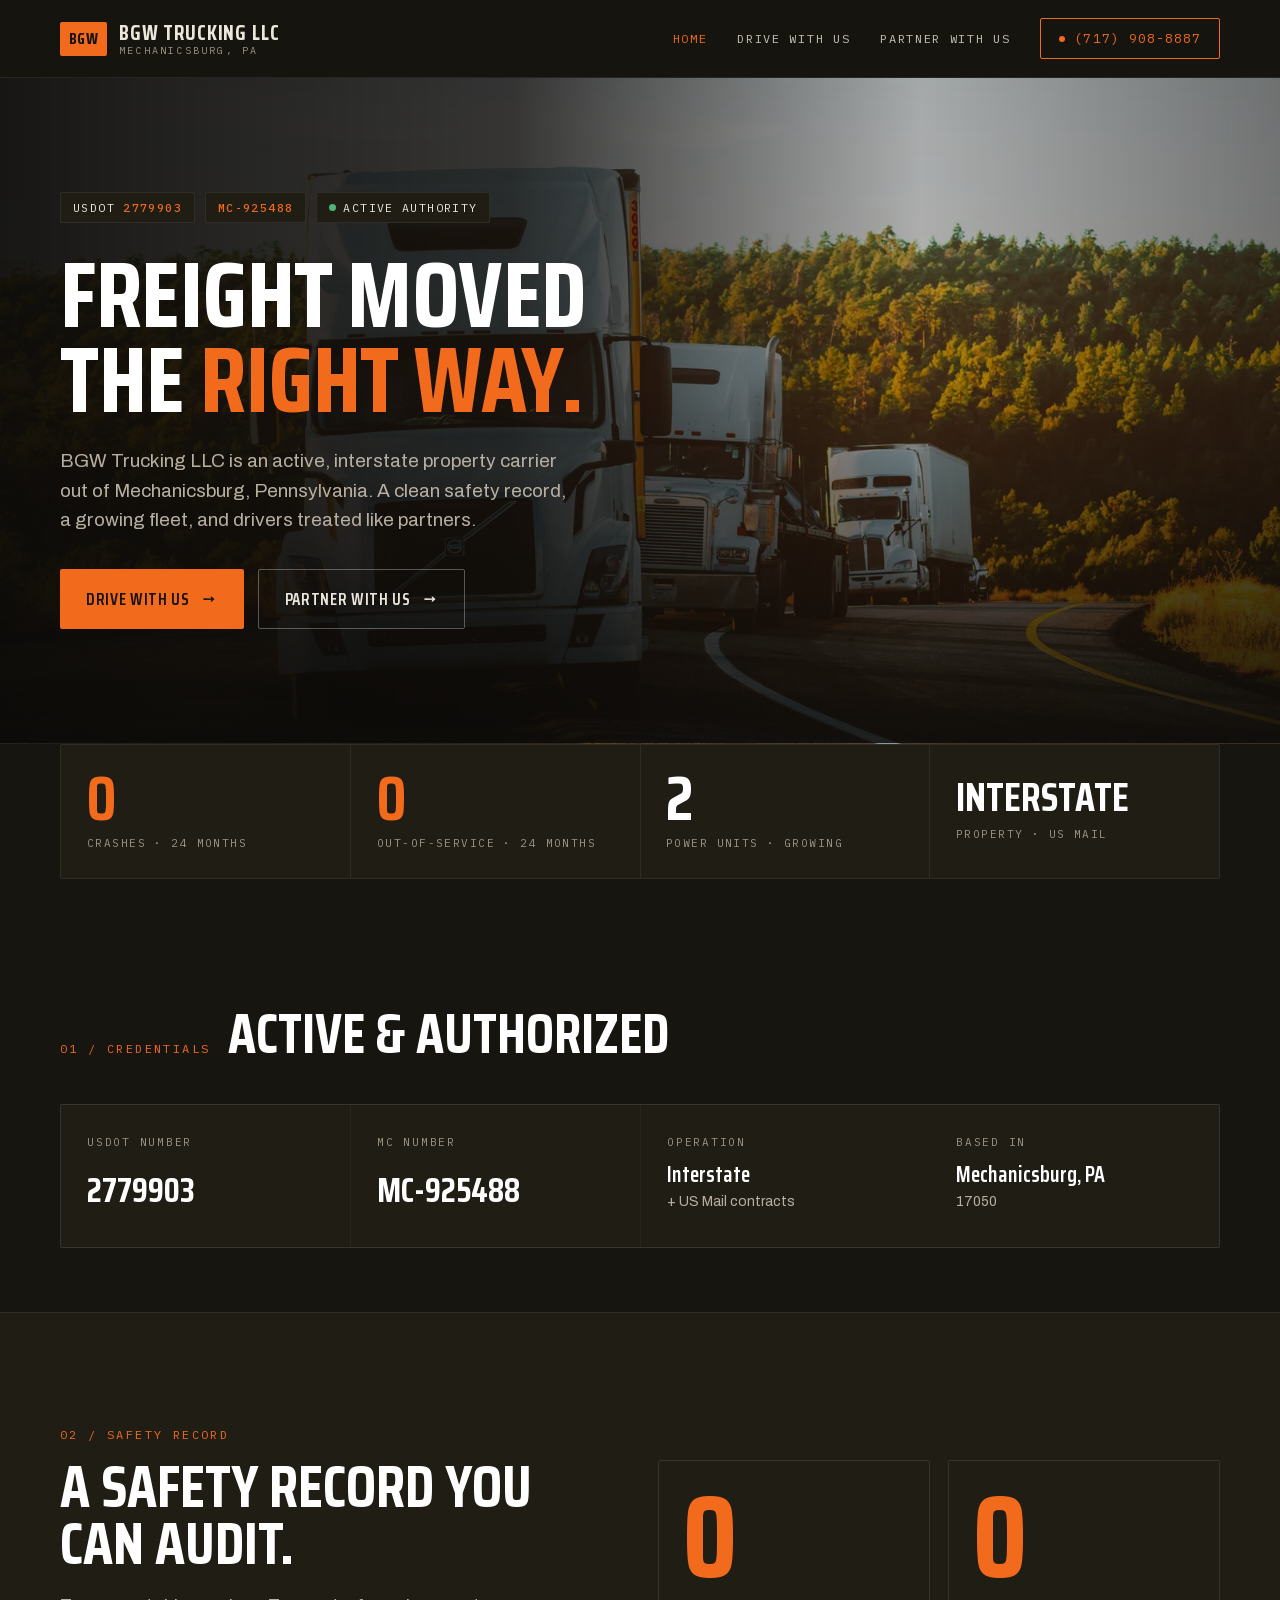
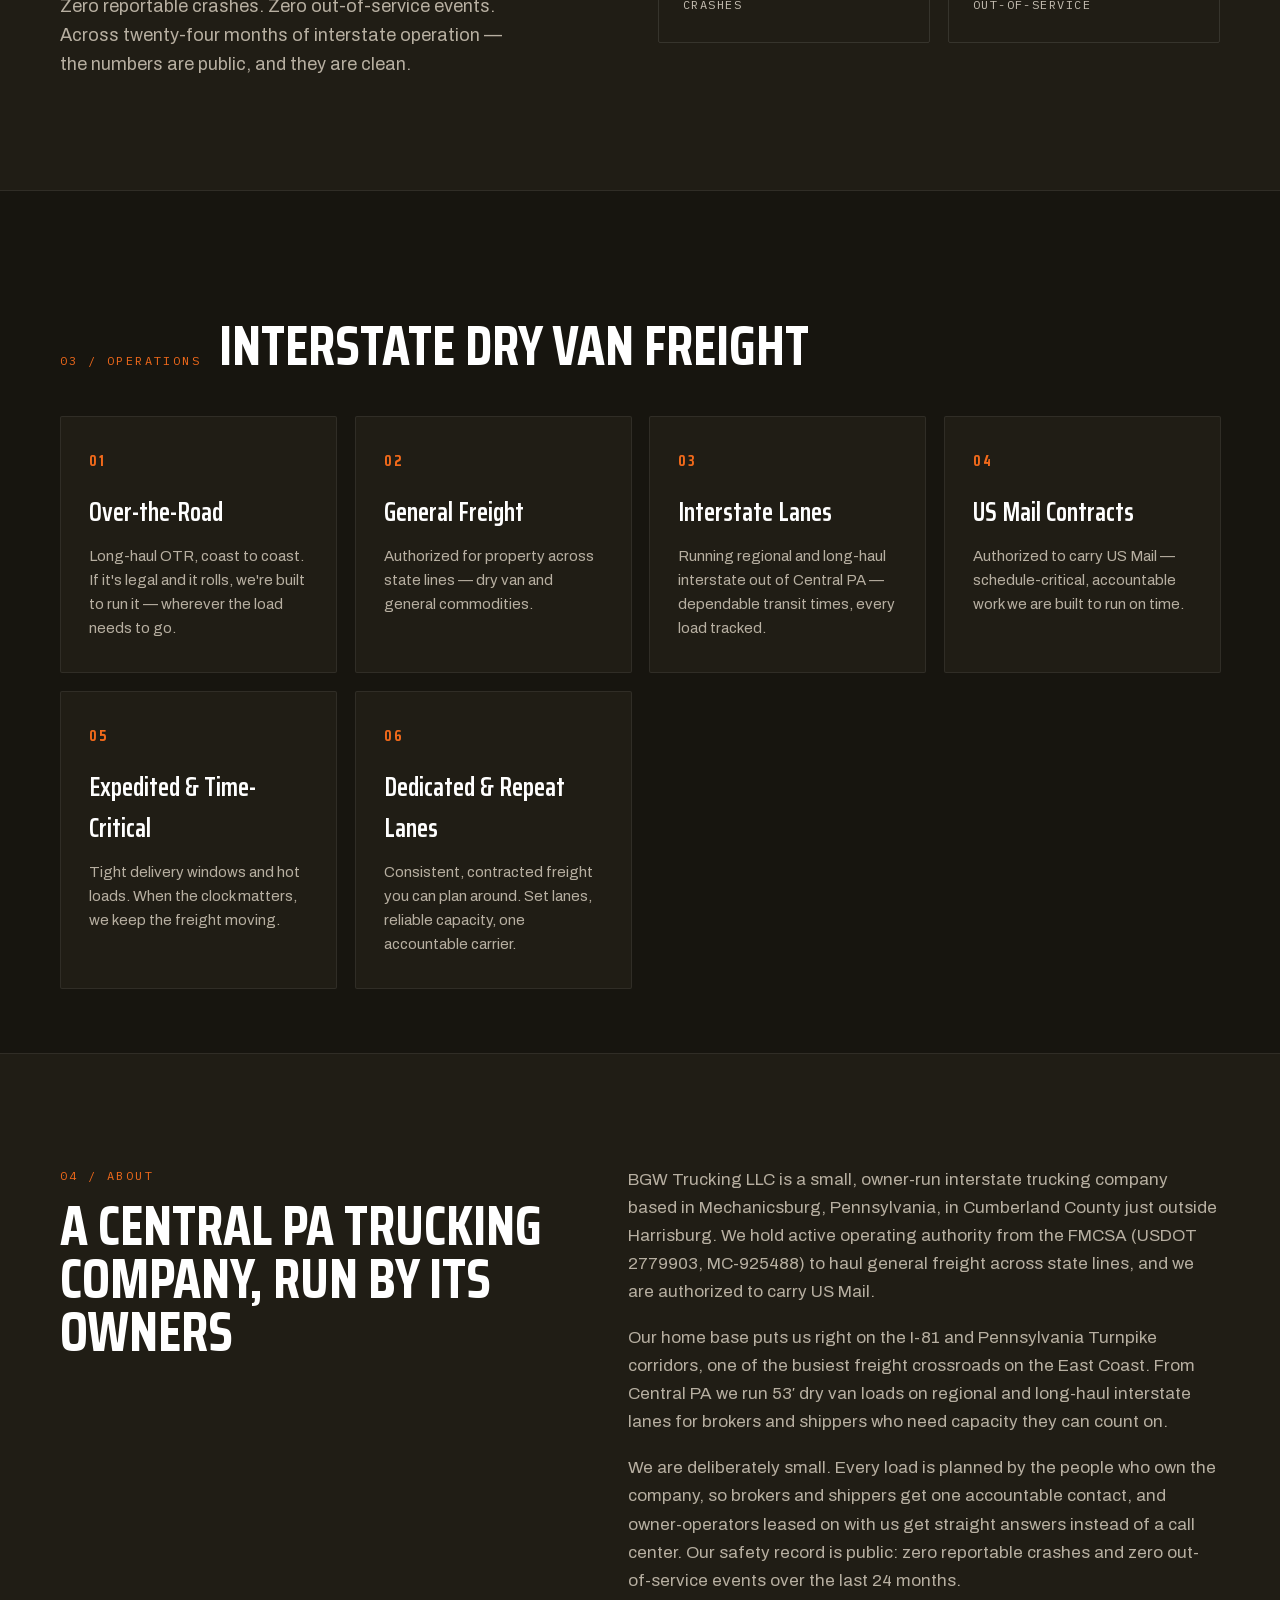
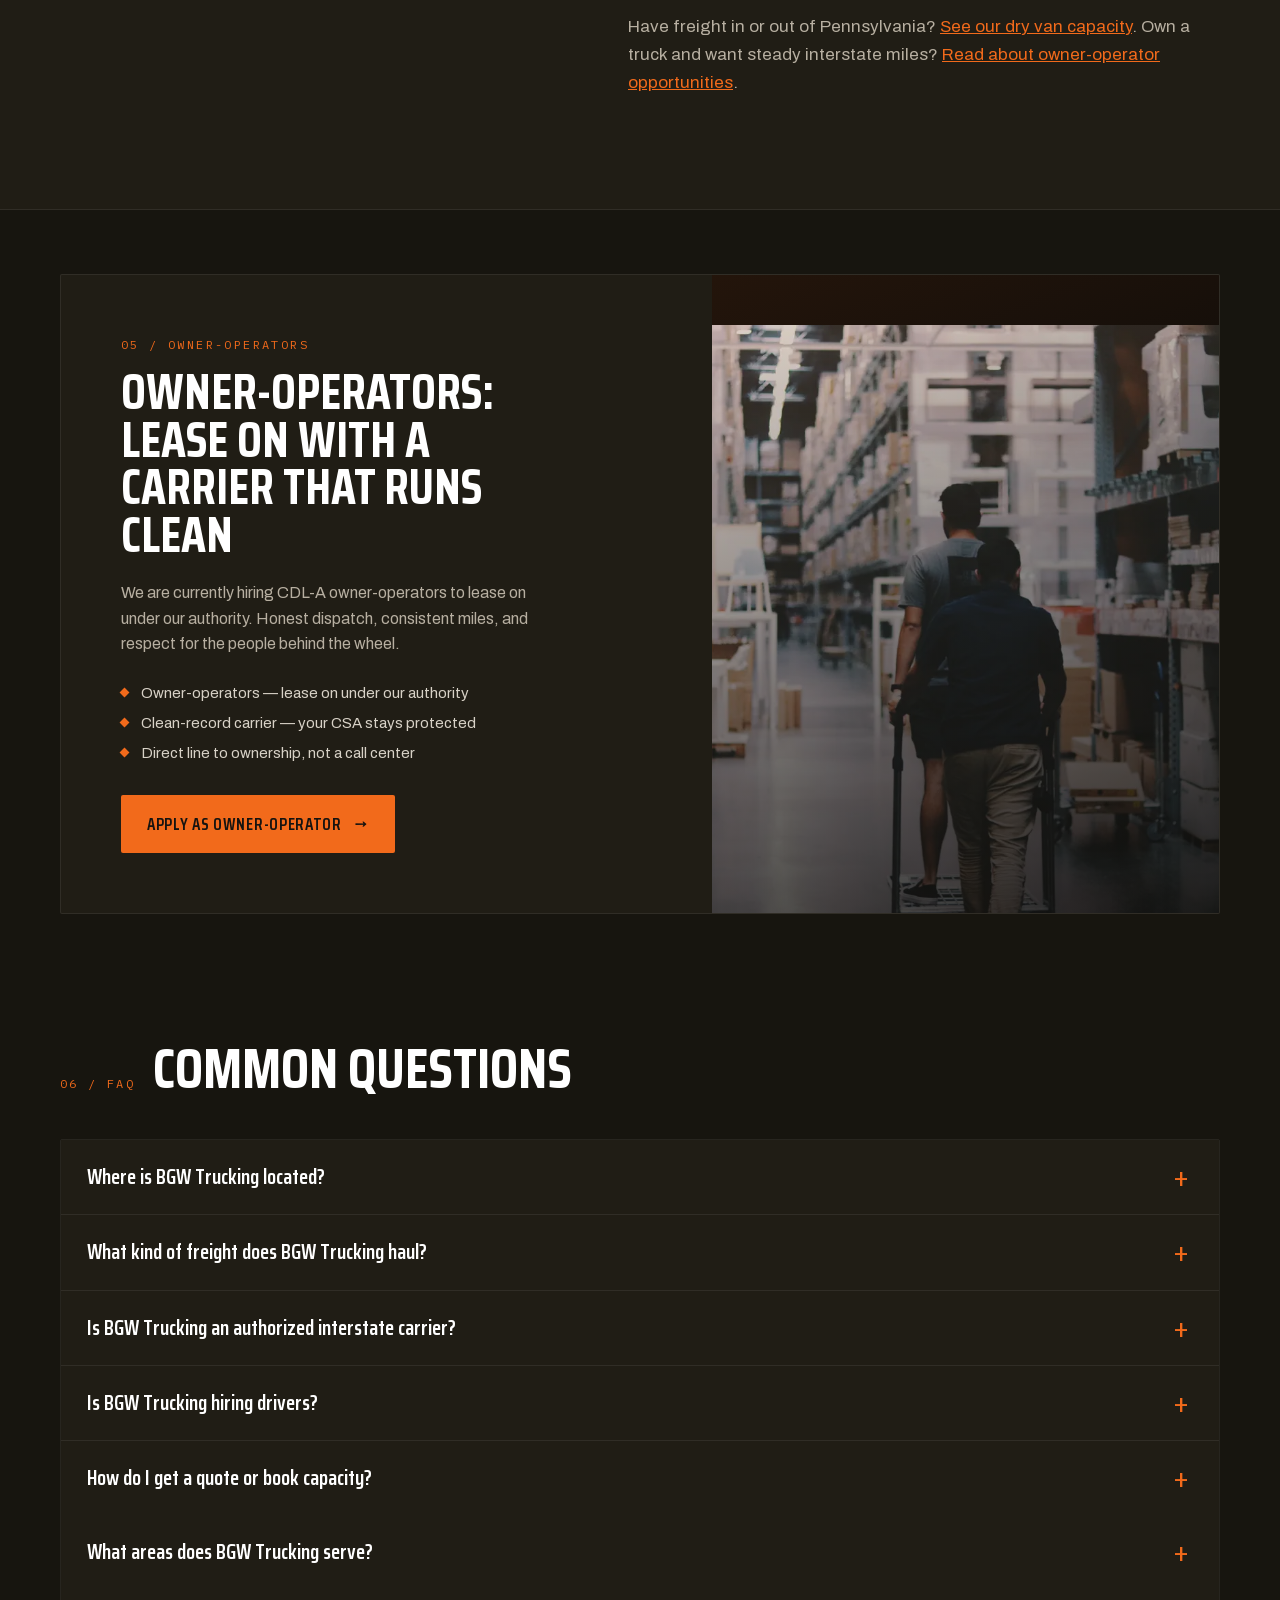
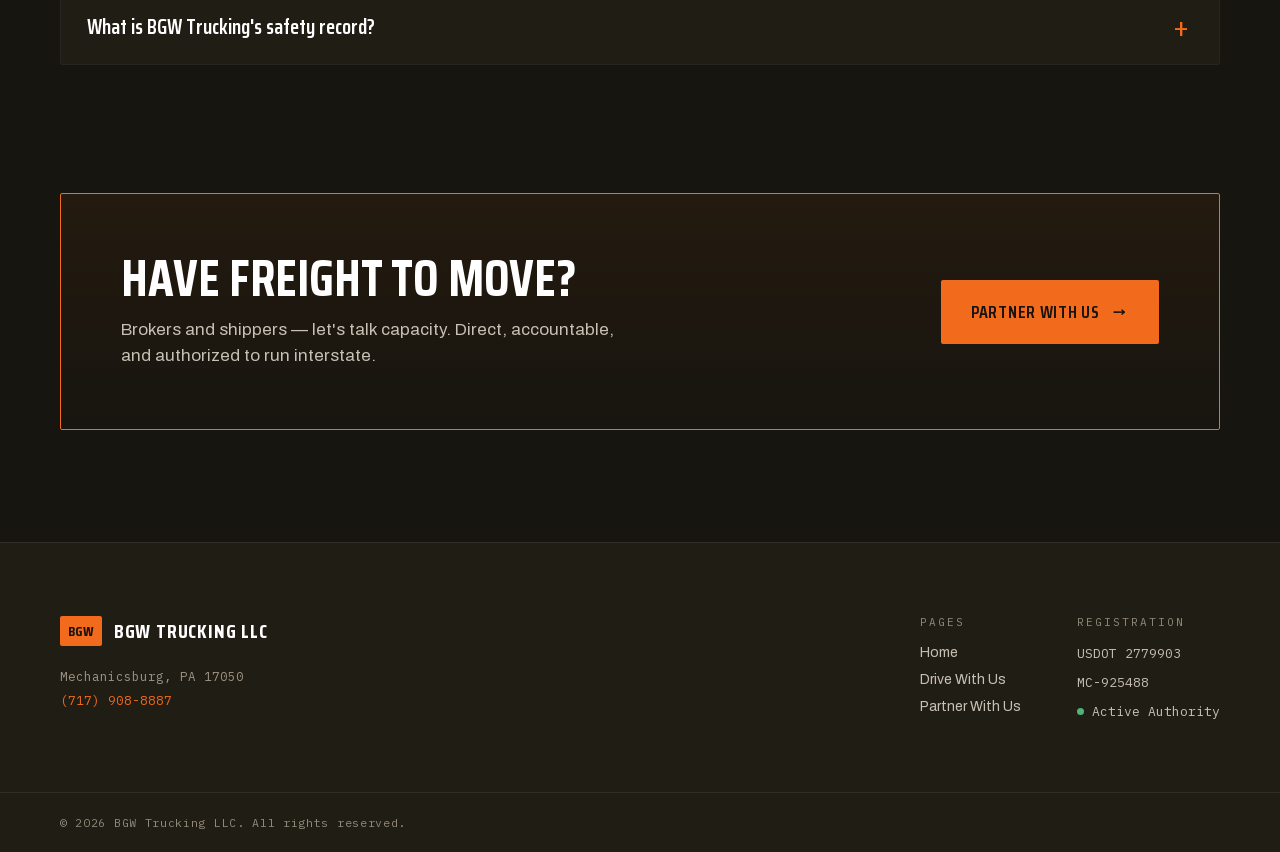
<file: index.html>
<!DOCTYPE html>
<html lang="en">
<head>
  <meta charset="utf-8">
  <meta name="viewport" content="width=device-width, initial-scale=1">
  <link rel="icon" type="image/svg+xml" href="/favicon.svg">
  <style>
/* BGW Trucking — motion layer.
   Progressive enhancement: everything below is gated on the `.js` class
   (added synchronously in <head>) and on prefers-reduced-motion, so the
   site stays fully visible and static when JS or motion is unavailable. */

/* Sticky nav gains a soft shadow once the page is scrolled */
header { transition: box-shadow .3s ease, background .3s ease; }
header.scrolled { box-shadow: 0 12px 30px -14px rgba(0,0,0,0.75); }

@media (prefers-reduced-motion: no-preference) {

  /* ---- Scroll reveal (applied to content blocks by animations.js) ---- */
  .js .reveal {
    opacity: 0;
    transform: translateY(26px);
    transition: opacity .7s cubic-bezier(.16,.84,.44,1),
                transform .7s cubic-bezier(.16,.84,.44,1);
    will-change: opacity, transform;
  }
  .js .reveal.is-visible { opacity: 1; transform: none; }

  /* ---- Hero entrance (CSS-only so there is no first-paint flash) ---- */
  .js body > div > main > section:first-of-type > div > div > * {
    opacity: 0;
    animation: bgwHeroIn .85s cubic-bezier(.16,.84,.44,1) forwards;
  }
  .js body > div > main > section:first-of-type > div > div > *:nth-child(1) { animation-delay: .10s; }
  .js body > div > main > section:first-of-type > div > div > *:nth-child(2) { animation-delay: .22s; }
  .js body > div > main > section:first-of-type > div > div > *:nth-child(3) { animation-delay: .34s; }
  .js body > div > main > section:first-of-type > div > div > *:nth-child(4) { animation-delay: .46s; }
  /* The headline is the LCP element — it rises in but never starts invisible,
     so the browser can count it as painted on the first frame. */
  .js body > div > main > section:first-of-type > div > div > h1 {
    opacity: 1;
    animation-name: bgwHeroRise;
  }
  @keyframes bgwHeroRise {
    from { transform: translateY(22px); }
    to   { transform: none; }
  }
  @keyframes bgwHeroIn {
    from { opacity: 0; transform: translateY(22px); }
    to   { opacity: 1; transform: none; }
  }

  /* ---- Card hover lift (applied to bordered cards by animations.js) ---- */
  .lift { transition: transform .25s ease, border-color .25s ease, box-shadow .25s ease; }
  .lift:hover {
    transform: translateY(-5px);
    border-color: rgba(242,106,27,0.55) !important;
    box-shadow: 0 18px 44px -16px rgba(0,0,0,0.65);
  }

  /* ---- Arrow nudge on primary/ghost buttons ---- */
  .btn-primary span, .btn-ghost span { transition: transform .2s ease; }
  .btn-primary:hover span, .btn-ghost:hover span { transform: translateX(5px); }

  /* ---- Phone CTA pulse — gentle "call us" cue on the nav phone button ---- */
  .phone-btn { animation: bgwCallPulse 2.4s ease-in-out infinite; }
  .phone-btn:hover { animation: none; } /* settle once the user engages */
  @keyframes bgwCallPulse {
    0%   { box-shadow: 0 0 0 0 rgba(242,106,27,0.40); }
    70%  { box-shadow: 0 0 0 7px rgba(242,106,27,0); }
    100% { box-shadow: 0 0 0 0 rgba(242,106,27,0); }
  }
  .phone-btn > span { animation: bgwCallDot 2.4s ease-in-out infinite; }
  @keyframes bgwCallDot { 0%, 100% { opacity: 1; } 50% { opacity: .4; } }
}

/* ---- FAQ accordion — answers stay in the DOM (SEO-safe), collapsed only when JS can reopen them ---- */
.faq-q { width:100%; display:flex; align-items:center; justify-content:space-between; gap:20px; text-align:left; background:transparent; border:0; cursor:pointer; padding:24px 26px; color:#FFFFFF; }
.faq-ttl { font-family:'Saira Condensed','Saira Fallback',sans-serif; font-weight:600; font-size:clamp(18px,2vw,21px); line-height:1.25; }
.faq-ico { flex:none; width:24px; height:24px; display:inline-flex; align-items:center; justify-content:center; font-family:'Archivo','Archivo Fallback',sans-serif; font-size:26px; line-height:1; color:var(--accent); }
.faq-a { display:grid; grid-template-rows:1fr; }
.faq-a-inner { overflow:hidden; }
.faq-a p { margin:0; padding:0 26px 26px; font-family:'Archivo','Archivo Fallback',sans-serif; font-size:15px; line-height:1.6; color:#B7AFA1; }
.js .faq-a { grid-template-rows:0fr; }
.js .faq-item.open .faq-a { grid-template-rows:1fr; }
.js .faq-item.open .faq-ico { transform: rotate(45deg); }
@media (prefers-reduced-motion: no-preference) {
  .faq-a { transition: grid-template-rows .32s cubic-bezier(.16,.84,.44,1); }
  .faq-ico { transition: transform .3s ease; }
}
  </style>
  <script>document.documentElement.classList.add('js');</script>
  <script src="/analytics.js" defer></script>
  <title>BGW Trucking | Interstate Dry Van Carrier, Mechanicsburg PA</title>
  <meta name="description" content="Interstate dry van carrier in Mechanicsburg, PA with a clean safety record. Now hiring CDL-A owner-operators. USDOT 2779903 · MC-925488.">
  <meta name="robots" content="index, follow">
  <meta name="theme-color" content="#17150F">
  <link rel="canonical" href="https://bgwtrucking.com/">
  <!-- Open Graph (Facebook, LinkedIn, iMessage, etc.) -->
  <meta property="og:type" content="website">
  <meta property="og:site_name" content="BGW Trucking LLC">
  <meta property="og:locale" content="en_US">
  <meta property="og:url" content="https://bgwtrucking.com/">
  <meta property="og:title" content="BGW Trucking LLC — Interstate Freight Carrier in Mechanicsburg, PA">
  <meta property="og:description" content="Active interstate property carrier with a clean safety record and a growing fleet. USDOT 2779903 · MC-925488.">
  <meta property="og:image" content="https://bgwtrucking.com/og-image.jpg">
  <meta property="og:image:width" content="1200">
  <meta property="og:image:height" content="630">
  <meta property="og:image:alt" content="BGW Trucking semi truck on the highway">
  <!-- Twitter / X -->
  <meta name="twitter:card" content="summary_large_image">
  <meta name="twitter:title" content="BGW Trucking LLC — Interstate Freight Carrier in Mechanicsburg, PA">
  <meta name="twitter:description" content="Active interstate property carrier with a clean safety record and a growing fleet. USDOT 2779903 · MC-925488.">
  <meta name="twitter:image" content="https://bgwtrucking.com/og-image.jpg">
  <script type="application/ld+json">
  {
    "@context": "https://schema.org",
    "@type": ["Organization", "LocalBusiness"],
    "name": "BGW Trucking LLC",
    "url": "https://bgwtrucking.com/",
    "logo": "https://bgwtrucking.com/favicon.svg",
    "image": "https://bgwtrucking.com/og-image.jpg",
    "telephone": "+1-717-908-8887",
    "address": {
      "@type": "PostalAddress",
      "addressLocality": "Mechanicsburg",
      "addressRegion": "PA",
      "postalCode": "17050",
      "addressCountry": "US"
    },
    "areaServed": "US",
    "description": "Active interstate property carrier based in Mechanicsburg, PA. USDOT 2779903, MC-925488.",
    "identifier": [
      { "@type": "PropertyValue", "name": "USDOT", "value": "2779903" },
      { "@type": "PropertyValue", "name": "MC", "value": "925488" }
    ]
  }
  </script>
  <script type="application/ld+json">
  {
    "@context": "https://schema.org",
    "@type": "FAQPage",
    "mainEntity": [
      {
        "@type": "Question",
        "name": "Where is BGW Trucking located?",
        "acceptedAnswer": {
          "@type": "Answer",
          "text": "BGW Trucking LLC is based in Mechanicsburg, Pennsylvania (17050), in Cumberland County just outside Harrisburg, on the I-81 and PA Turnpike corridors."
        }
      },
      {
        "@type": "Question",
        "name": "What kind of freight does BGW Trucking haul?",
        "acceptedAnswer": {
          "@type": "Answer",
          "text": "53-foot dry van general freight on regional and long-haul interstate lanes, plus US Mail contract work and time-critical loads."
        }
      },
      {
        "@type": "Question",
        "name": "Is BGW Trucking an authorized interstate carrier?",
        "acceptedAnswer": {
          "@type": "Answer",
          "text": "Yes. BGW Trucking holds active interstate operating authority from the FMCSA under USDOT 2779903 and MC-925488."
        }
      },
      {
        "@type": "Question",
        "name": "Is BGW Trucking hiring drivers?",
        "acceptedAnswer": {
          "@type": "Answer",
          "text": "We are currently hiring CDL-A owner-operators only, who lease on and run under our authority. We are not hiring company drivers at this time."
        }
      },
      {
        "@type": "Question",
        "name": "How do I get a quote or book capacity?",
        "acceptedAnswer": {
          "@type": "Answer",
          "text": "Brokers and shippers can send a capacity inquiry from our shippers page or call dispatch directly at (717) 908-8887."
        }
      },
      {
        "@type": "Question",
        "name": "What areas does BGW Trucking serve?",
        "acceptedAnswer": {
          "@type": "Answer",
          "text": "We run 53-foot dry van freight on regional and long-haul interstate lanes out of Central Pennsylvania. Our base near Harrisburg sits on the I-81 and PA Turnpike corridors, so brokers and shippers get capacity in and out of Pennsylvania and across state lines."
        }
      },
      {
        "@type": "Question",
        "name": "What is BGW Trucking's safety record?",
        "acceptedAnswer": {
          "@type": "Answer",
          "text": "Zero reportable crashes and zero out-of-service events over the last 24 months. Our record is public and can be checked on the FMCSA SAFER system under USDOT 2779903."
        }
      }
    ]
  }
  </script>
  <link rel="preload" as="image" href="/assets/img/truck-2199293-800.webp" media="(max-width: 799px)" fetchpriority="high">
  <link rel="preload" as="image" href="/assets/img/truck-2199293-1600.webp" media="(min-width: 800px) and (max-width: 1599px)" fetchpriority="high">
  <link rel="preload" as="image" href="/assets/img/truck-2199293-2400.webp" media="(min-width: 1600px)" fetchpriority="high">
  <link rel="preload" as="font" type="font/woff2" href="/assets/fonts/saira-condensed-700.woff2" crossorigin>
  <link rel="preload" as="font" type="font/woff2" href="/assets/fonts/saira-condensed-600.woff2" crossorigin>
  <link rel="preload" as="font" type="font/woff2" href="/assets/fonts/ibm-plex-mono-400.woff2" crossorigin>
  <link rel="preload" as="font" type="font/woff2" href="/assets/fonts/ibm-plex-mono-500.woff2" crossorigin>
  <style>/* Metric-matched fallbacks: text keeps the same size while web fonts load, so nothing shifts */
@font-face { font-family:'Saira Fallback'; font-weight:100 500; src:local('Arial'),local('ArialMT'),local('Liberation Sans'),local('Arimo'); size-adjust:70%; ascent-override:162.1%; descent-override:62.7%; line-gap-override:0%; }
@font-face { font-family:'Saira Fallback'; font-weight:600 900; src:local('Arial Bold'),local('Arial-BoldMT'),local('Liberation Sans Bold'),local('Arimo Bold'); size-adjust:70%; ascent-override:162.1%; descent-override:62.7%; line-gap-override:0%; }
@font-face { font-family:'Archivo Fallback'; src:local('Arial'),local('ArialMT'),local('Liberation Sans'),local('Arimo'); size-adjust:102.5%; ascent-override:85.7%; descent-override:20.5%; line-gap-override:0%; }
@font-face { font-family:'Plex Fallback'; src:local('Courier New'),local('CourierNewPSMT'),local('Liberation Mono'),local('Cousine'); size-adjust:100%; ascent-override:102.5%; descent-override:27.5%; line-gap-override:0%; }
  </style>
  <style>/* Self-hosted fonts (latin), inlined to skip a request */
@font-face {
  font-family: 'Archivo';
  font-style: normal;
  font-weight: 400;
  font-stretch: 100%;
  font-display: swap;
  src: url(/assets/fonts/archivo-var.woff2) format('woff2');
  unicode-range: U+0000-00FF, U+0131, U+0152-0153, U+02BB-02BC, U+02C6, U+02DA, U+02DC, U+0304, U+0308, U+0329, U+2000-206F, U+20AC, U+2122, U+2191, U+2193, U+2212, U+2215, U+FEFF, U+FFFD;
}
@font-face {
  font-family: 'Archivo';
  font-style: normal;
  font-weight: 500;
  font-stretch: 100%;
  font-display: swap;
  src: url(/assets/fonts/archivo-var.woff2) format('woff2');
  unicode-range: U+0000-00FF, U+0131, U+0152-0153, U+02BB-02BC, U+02C6, U+02DA, U+02DC, U+0304, U+0308, U+0329, U+2000-206F, U+20AC, U+2122, U+2191, U+2193, U+2212, U+2215, U+FEFF, U+FFFD;
}
@font-face {
  font-family: 'Archivo';
  font-style: normal;
  font-weight: 600;
  font-stretch: 100%;
  font-display: swap;
  src: url(/assets/fonts/archivo-var.woff2) format('woff2');
  unicode-range: U+0000-00FF, U+0131, U+0152-0153, U+02BB-02BC, U+02C6, U+02DA, U+02DC, U+0304, U+0308, U+0329, U+2000-206F, U+20AC, U+2122, U+2191, U+2193, U+2212, U+2215, U+FEFF, U+FFFD;
}
@font-face {
  font-family: 'IBM Plex Mono';
  font-style: normal;
  font-weight: 400;
  font-display: swap;
  src: url(/assets/fonts/ibm-plex-mono-400.woff2) format('woff2');
  unicode-range: U+0000-00FF, U+0131, U+0152-0153, U+02BB-02BC, U+02C6, U+02DA, U+02DC, U+0304, U+0308, U+0329, U+2000-206F, U+20AC, U+2122, U+2191, U+2193, U+2212, U+2215, U+FEFF, U+FFFD;
}
@font-face {
  font-family: 'IBM Plex Mono';
  font-style: normal;
  font-weight: 500;
  font-display: swap;
  src: url(/assets/fonts/ibm-plex-mono-500.woff2) format('woff2');
  unicode-range: U+0000-00FF, U+0131, U+0152-0153, U+02BB-02BC, U+02C6, U+02DA, U+02DC, U+0304, U+0308, U+0329, U+2000-206F, U+20AC, U+2122, U+2191, U+2193, U+2212, U+2215, U+FEFF, U+FFFD;
}
@font-face {
  font-family: 'Saira Condensed';
  font-style: normal;
  font-weight: 500;
  font-display: swap;
  src: url(/assets/fonts/saira-condensed-500.woff2) format('woff2');
  unicode-range: U+0000-00FF, U+0131, U+0152-0153, U+02BB-02BC, U+02C6, U+02DA, U+02DC, U+0304, U+0308, U+0329, U+2000-206F, U+20AC, U+2122, U+2191, U+2193, U+2212, U+2215, U+FEFF, U+FFFD;
}
@font-face {
  font-family: 'Saira Condensed';
  font-style: normal;
  font-weight: 600;
  font-display: swap;
  src: url(/assets/fonts/saira-condensed-600.woff2) format('woff2');
  unicode-range: U+0000-00FF, U+0131, U+0152-0153, U+02BB-02BC, U+02C6, U+02DA, U+02DC, U+0304, U+0308, U+0329, U+2000-206F, U+20AC, U+2122, U+2191, U+2193, U+2212, U+2215, U+FEFF, U+FFFD;
}
@font-face {
  font-family: 'Saira Condensed';
  font-style: normal;
  font-weight: 700;
  font-display: swap;
  src: url(/assets/fonts/saira-condensed-700.woff2) format('woff2');
  unicode-range: U+0000-00FF, U+0131, U+0152-0153, U+02BB-02BC, U+02C6, U+02DA, U+02DC, U+0304, U+0308, U+0329, U+2000-206F, U+20AC, U+2122, U+2191, U+2193, U+2212, U+2215, U+FEFF, U+FFFD;
}
  </style>
  <style>
    :root {
      --accent: #F26A1B;
      --bg: #17150F;
      --bg2: #201D15;
      --border: rgba(255,255,255,0.07);
      --maxw: 1240px;
    }
    *, *::before, *::after { box-sizing: border-box; }
    html { scroll-behavior: smooth; }
    body { margin: 0; background: var(--bg); -webkit-font-smoothing: antialiased; text-rendering: optimizeLegibility; }
    ::selection { background: var(--accent); color: #161310; }

    /* Hover behaviours (ported from the design's style-hover attributes) */
    .nav-link { transition: color .15s ease; }
    .nav-link:hover { color: #FFFFFF; }
    .phone-btn { transition: background .15s ease, border-color .15s ease; }
    .phone-btn:hover { background: rgba(242,106,27,0.16); border-color: #FF8A47; }
    .btn-primary { transition: filter .15s ease; }
    .btn-primary:hover { filter: brightness(1.08); }
    .btn-ghost { transition: border-color .15s ease, background .15s ease; }
    .btn-ghost:hover { border-color: #FFFFFF; background: rgba(255,255,255,0.06); }
    /* Hero image: sized per viewport so phones don't download the 2400px file */
    .hero { --hero-img: url('/assets/img/truck-2199293-800.webp'); }
    @media (min-width: 800px) { .hero { --hero-img: url('/assets/img/truck-2199293-1600.webp'); } }
    @media (min-width: 1600px) { .hero { --hero-img: url('/assets/img/truck-2199293-2400.webp'); } }
  </style>
</head>
<body>
<div style="min-height:100vh; background:var(--bg); color:#ECE7DC; font-family:'Archivo','Archivo Fallback',sans-serif; overflow-x:hidden;">

  <!-- ===== NAV ===== -->
  <header style="position:sticky; top:0; z-index:50; background:color-mix(in srgb, var(--bg) 88%, transparent); backdrop-filter:blur(10px); border-bottom:1px solid var(--border);">
    <nav style="max-width:var(--maxw); margin:0 auto; padding:18px 40px; display:flex; align-items:center; justify-content:space-between; gap:24px; flex-wrap:wrap;">
      <a href="/" style="display:flex; align-items:center; gap:12px; text-decoration:none; color:inherit;">
        <span style="display:inline-flex; align-items:center; justify-content:center; height:34px; padding:0 9px; background:var(--accent); color:#161310; font-family:'Saira Condensed','Saira Fallback'; font-weight:700; font-size:16px; letter-spacing:0.02em; border-radius:2px;">BGW</span>
        <span style="display:flex; flex-direction:column; line-height:1;">
          <span style="font-family:'Saira Condensed','Saira Fallback'; font-weight:700; font-size:21px; letter-spacing:0.04em; white-space:nowrap;">BGW TRUCKING LLC</span>
          <span style="font-family:'IBM Plex Mono','Plex Fallback',monospace; font-size:10px; letter-spacing:0.22em; color:#9C9384; margin-top:3px;">MECHANICSBURG, PA</span>
        </span>
      </a>
      <div style="display:flex; align-items:center; gap:30px; flex-wrap:wrap;">
        <a href="/" style="font-family:'IBM Plex Mono','Plex Fallback',monospace; font-size:12px; letter-spacing:0.14em; text-transform:uppercase; color:var(--accent); text-decoration:none;">Home</a>
        <a href="/drivers/" class="nav-link" style="font-family:'IBM Plex Mono','Plex Fallback',monospace; font-size:12px; letter-spacing:0.14em; text-transform:uppercase; color:#C7C0B4; text-decoration:none;">Drive With Us</a>
        <a href="/shippers/" class="nav-link" style="font-family:'IBM Plex Mono','Plex Fallback',monospace; font-size:12px; letter-spacing:0.14em; text-transform:uppercase; color:#C7C0B4; text-decoration:none;">Partner With Us</a>
        <a href="tel:+17179088887" class="phone-btn" style="display:inline-flex; align-items:center; gap:9px; padding:11px 18px; border:1px solid var(--accent); color:var(--accent); font-family:'IBM Plex Mono','Plex Fallback',monospace; font-size:13px; letter-spacing:0.08em; text-decoration:none; border-radius:2px;">
          <span style="width:6px; height:6px; background:currentColor; border-radius:50%;"></span>(717) 908-8887
        </a>
      </div>
    </nav>
  </header>

  <main>

  <!-- ===== HERO ===== -->
  <section class="hero" style="position:relative; min-height:clamp(560px,74vh,780px); display:flex; align-items:center; border-bottom:1px solid var(--border); background:linear-gradient(90deg, rgba(12,11,9,0.95) 0%, rgba(12,11,9,0.82) 40%, rgba(12,11,9,0.30) 72%, rgba(12,11,9,0.55) 100%), linear-gradient(0deg, rgba(12,11,9,0.85) 0%, rgba(12,11,9,0) 55%), #0C0B09 var(--hero-img) center 45% / cover no-repeat;">
    <div style="max-width:var(--maxw); margin:0 auto; padding:clamp(56px,8vw,104px) 40px; width:100%;">
    <div style="max-width:700px;">
      <div style="display:flex; gap:10px; flex-wrap:wrap; margin-bottom:30px;">
        <span style="font-family:'IBM Plex Mono','Plex Fallback',monospace; font-size:11.5px; letter-spacing:0.12em; color:#ECE7DC; background:var(--bg2); border:1px solid var(--border); padding:7px 12px; border-radius:2px;">USDOT&nbsp;<b style="color:var(--accent); font-weight:500;">2779903</b></span>
        <span style="font-family:'IBM Plex Mono','Plex Fallback',monospace; font-size:11.5px; letter-spacing:0.12em; color:#ECE7DC; background:var(--bg2); border:1px solid var(--border); padding:7px 12px; border-radius:2px;"><b style="color:var(--accent); font-weight:500;">MC-925488</b></span>
        <span style="font-family:'IBM Plex Mono','Plex Fallback',monospace; font-size:11.5px; letter-spacing:0.12em; color:#ECE7DC; background:var(--bg2); border:1px solid var(--border); padding:7px 12px; border-radius:2px; display:inline-flex; align-items:center; gap:7px;"><span style="width:7px; height:7px; border-radius:50%; background:#4FB477;"></span>ACTIVE AUTHORITY</span>
      </div>
      <h1 style="font-family:'Saira Condensed','Saira Fallback'; font-weight:700; text-transform:uppercase; font-size:clamp(46px,7.2vw,92px); line-height:0.92; letter-spacing:-0.005em; margin:0 0 24px; color:#FFFFFF;">Freight moved<br>the <span style="color:var(--accent);">right way.</span></h1>
      <p style="font-size:clamp(16px,1.6vw,19px); line-height:1.55; color:#B7AFA1; max-width:520px; margin:0 0 34px;">BGW Trucking LLC is an active, interstate property carrier out of Mechanicsburg, Pennsylvania. A clean safety record, a growing fleet, and drivers treated like partners.</p>
      <div style="display:flex; gap:14px; flex-wrap:wrap;">
        <a href="/drivers/#apply" class="btn-primary" style="display:inline-flex; align-items:center; gap:10px; padding:16px 26px; background:var(--accent); color:#161310; font-family:'Saira Condensed','Saira Fallback'; font-weight:600; font-size:17px; letter-spacing:0.04em; text-transform:uppercase; text-decoration:none; border-radius:2px;">Drive with us <span style="font-family:'Archivo','Archivo Fallback';">→</span></a>
        <a href="/shippers/#inquire" class="btn-ghost" style="display:inline-flex; align-items:center; gap:10px; padding:16px 26px; background:transparent; color:#ECE7DC; border:1px solid rgba(255,255,255,0.30); font-family:'Saira Condensed','Saira Fallback'; font-weight:600; font-size:17px; letter-spacing:0.04em; text-transform:uppercase; text-decoration:none; border-radius:2px;">Partner with us <span style="font-family:'Archivo','Archivo Fallback';">→</span></a>
      </div>
    </div>
    </div>
  </section>

  <!-- ===== STAT STRIP ===== -->
  <section style="max-width:var(--maxw); margin:0 auto 0; padding:0 40px;">
    <div style="display:flex; flex-wrap:wrap; background:var(--bg2); border:1px solid var(--border); border-radius:2px;">
      <div style="flex:1 1 200px; padding:28px 26px; border-right:1px solid var(--border);">
        <div style="font-family:'Saira Condensed','Saira Fallback'; font-weight:700; font-size:clamp(42px,5vw,62px); line-height:0.85; color:var(--accent);">0</div>
        <div style="font-family:'IBM Plex Mono','Plex Fallback',monospace; font-size:11px; letter-spacing:0.13em; color:#9C9384; margin-top:10px;">CRASHES · 24 MONTHS</div>
      </div>
      <div style="flex:1 1 200px; padding:28px 26px; border-right:1px solid var(--border);">
        <div style="font-family:'Saira Condensed','Saira Fallback'; font-weight:700; font-size:clamp(42px,5vw,62px); line-height:0.85; color:var(--accent);">0</div>
        <div style="font-family:'IBM Plex Mono','Plex Fallback',monospace; font-size:11px; letter-spacing:0.13em; color:#9C9384; margin-top:10px;">OUT-OF-SERVICE · 24 MONTHS</div>
      </div>
      <div style="flex:1 1 200px; padding:28px 26px; border-right:1px solid var(--border);">
        <div style="font-family:'Saira Condensed','Saira Fallback'; font-weight:700; font-size:clamp(42px,5vw,62px); line-height:0.85; color:#FFFFFF;">2</div>
        <div style="font-family:'IBM Plex Mono','Plex Fallback',monospace; font-size:11px; letter-spacing:0.13em; color:#9C9384; margin-top:10px;">POWER UNITS · GROWING</div>
      </div>
      <div style="flex:1 1 200px; padding:28px 26px;">
        <div style="font-family:'Saira Condensed','Saira Fallback'; font-weight:700; font-size:clamp(30px,3.2vw,40px); line-height:0.95; color:#FFFFFF; padding-top:6px;">INTERSTATE</div>
        <div style="font-family:'IBM Plex Mono','Plex Fallback',monospace; font-size:11px; letter-spacing:0.13em; color:#9C9384; margin-top:10px;">PROPERTY · US MAIL</div>
      </div>
    </div>
  </section>

  <!-- ===== AUTHORITY ===== -->
  <section id="authority" style="max-width:var(--maxw); margin:0 auto; padding:clamp(72px,10vw,128px) 40px clamp(40px,5vw,64px);">
    <div style="display:flex; align-items:baseline; gap:18px; flex-wrap:wrap; margin-bottom:44px;">
      <span style="font-family:'IBM Plex Mono','Plex Fallback',monospace; font-size:12px; letter-spacing:0.2em; color:var(--accent);">01 / CREDENTIALS</span>
      <h2 style="font-family:'Saira Condensed','Saira Fallback'; font-weight:700; text-transform:uppercase; font-size:clamp(32px,4.4vw,56px); line-height:0.95; margin:0; color:#FFFFFF;">Active &amp; authorized</h2>
    </div>
    <div style="display:grid; grid-template-columns:repeat(auto-fit,minmax(220px,1fr)); gap:1px; background:var(--border); border:1px solid var(--border); border-radius:2px; overflow:hidden;">
      <div style="background:var(--bg2); padding:30px 26px;"><div style="font-family:'IBM Plex Mono','Plex Fallback',monospace; font-size:11px; letter-spacing:0.16em; color:#9C9384; margin-bottom:14px;">USDOT NUMBER</div><div style="font-family:'Saira Condensed','Saira Fallback'; font-weight:700; font-size:34px; color:#FFFFFF;">2779903</div></div>
      <div style="background:var(--bg2); padding:30px 26px;"><div style="font-family:'IBM Plex Mono','Plex Fallback',monospace; font-size:11px; letter-spacing:0.16em; color:#9C9384; margin-bottom:14px;">MC NUMBER</div><div style="font-family:'Saira Condensed','Saira Fallback'; font-weight:700; font-size:34px; color:#FFFFFF;">MC-925488</div></div>
      <div style="background:var(--bg2); padding:30px 26px;"><div style="font-family:'IBM Plex Mono','Plex Fallback',monospace; font-size:11px; letter-spacing:0.16em; color:#9C9384; margin-bottom:14px;">OPERATION</div><div style="font-family:'Saira Condensed','Saira Fallback'; font-weight:600; font-size:22px; line-height:1.1; color:#FFFFFF;">Interstate<br><span style="font-size:14px; color:#B7AFA1; font-family:'Archivo','Archivo Fallback'; font-weight:400;">+ US Mail contracts</span></div></div>
      <div style="background:var(--bg2); padding:30px 26px;"><div style="font-family:'IBM Plex Mono','Plex Fallback',monospace; font-size:11px; letter-spacing:0.16em; color:#9C9384; margin-bottom:14px;">BASED IN</div><div style="font-family:'Saira Condensed','Saira Fallback'; font-weight:600; font-size:22px; line-height:1.1; color:#FFFFFF;">Mechanicsburg, PA<br><span style="font-size:14px; color:#B7AFA1; font-family:'Archivo','Archivo Fallback'; font-weight:400;">17050</span></div></div>
    </div>
  </section>

  <!-- ===== SAFETY ===== -->
  <section id="safety" style="background:var(--bg2); border-top:1px solid var(--border); border-bottom:1px solid var(--border);">
    <div style="max-width:var(--maxw); margin:0 auto; padding:clamp(64px,9vw,112px) 40px; display:flex; gap:clamp(36px,6vw,80px); flex-wrap:wrap; align-items:center;">
      <div style="flex:1 1 320px; min-width:280px;">
        <span style="font-family:'IBM Plex Mono','Plex Fallback',monospace; font-size:12px; letter-spacing:0.2em; color:var(--accent);">02 / SAFETY RECORD</span>
        <h2 style="font-family:'Saira Condensed','Saira Fallback'; font-weight:700; text-transform:uppercase; font-size:clamp(34px,4.8vw,60px); line-height:0.95; margin:16px 0 20px; color:#FFFFFF;">A safety record you can audit.</h2>
        <p style="font-size:clamp(16px,1.5vw,18px); line-height:1.6; color:#B7AFA1; max-width:460px; margin:0;">Zero reportable crashes. Zero out-of-service events. Across twenty-four months of interstate operation — the numbers are public, and they are clean.</p>
      </div>
      <div style="flex:1 1 360px; min-width:300px; display:flex; gap:18px; flex-wrap:wrap;">
        <div style="flex:1 1 160px; border:1px solid rgba(255,255,255,0.1); border-radius:2px; padding:30px 24px;">
          <div style="font-family:'Saira Condensed','Saira Fallback'; font-weight:700; font-size:clamp(80px,9vw,120px); line-height:0.8; color:var(--accent);">0</div>
          <div style="font-family:'IBM Plex Mono','Plex Fallback',monospace; font-size:12px; letter-spacing:0.12em; color:#C7C0B4; margin-top:14px;">CRASHES</div>
        </div>
        <div style="flex:1 1 160px; border:1px solid rgba(255,255,255,0.1); border-radius:2px; padding:30px 24px;">
          <div style="font-family:'Saira Condensed','Saira Fallback'; font-weight:700; font-size:clamp(80px,9vw,120px); line-height:0.8; color:var(--accent);">0</div>
          <div style="font-family:'IBM Plex Mono','Plex Fallback',monospace; font-size:12px; letter-spacing:0.12em; color:#C7C0B4; margin-top:14px;">OUT-OF-SERVICE</div>
        </div>
      </div>
    </div>
  </section>

  <!-- ===== WHAT WE HAUL ===== -->
  <section style="max-width:var(--maxw); margin:0 auto; padding:clamp(72px,10vw,128px) 40px clamp(40px,5vw,64px);">
    <div style="display:flex; align-items:baseline; gap:18px; flex-wrap:wrap; margin-bottom:44px;">
      <span style="font-family:'IBM Plex Mono','Plex Fallback',monospace; font-size:12px; letter-spacing:0.2em; color:var(--accent);">03 / OPERATIONS</span>
      <h2 style="font-family:'Saira Condensed','Saira Fallback'; font-weight:700; text-transform:uppercase; font-size:clamp(32px,4.4vw,56px); line-height:0.95; margin:0; color:#FFFFFF;">Interstate dry van freight</h2>
    </div>
    <div style="display:grid; grid-template-columns:repeat(auto-fit,minmax(260px,1fr)); gap:18px;">
      <div style="background:var(--bg2); border:1px solid var(--border); border-radius:2px; padding:32px 28px;">
        <div style="font-family:'Saira Condensed','Saira Fallback'; font-weight:700; font-size:15px; letter-spacing:0.14em; color:var(--accent); margin-bottom:18px;">01</div>
        <h3 style="font-family:'Saira Condensed','Saira Fallback'; font-weight:600; font-size:26px; margin:0 0 12px; color:#FFFFFF;">Over-the-Road</h3>
        <p style="font-size:15px; line-height:1.6; color:#B7AFA1; margin:0;">Long-haul OTR, coast to coast. If it's legal and it rolls, we're built to run it — wherever the load needs to go.</p>
      </div>
      <div style="background:var(--bg2); border:1px solid var(--border); border-radius:2px; padding:32px 28px;">
        <div style="font-family:'Saira Condensed','Saira Fallback'; font-weight:700; font-size:15px; letter-spacing:0.14em; color:var(--accent); margin-bottom:18px;">02</div>
        <h3 style="font-family:'Saira Condensed','Saira Fallback'; font-weight:600; font-size:26px; margin:0 0 12px; color:#FFFFFF;">General Freight</h3>
        <p style="font-size:15px; line-height:1.6; color:#B7AFA1; margin:0;">Authorized for property across state lines — dry van and general commodities.</p>
      </div>
      <div style="background:var(--bg2); border:1px solid var(--border); border-radius:2px; padding:32px 28px;">
        <div style="font-family:'Saira Condensed','Saira Fallback'; font-weight:700; font-size:15px; letter-spacing:0.14em; color:var(--accent); margin-bottom:18px;">03</div>
        <h3 style="font-family:'Saira Condensed','Saira Fallback'; font-weight:600; font-size:26px; margin:0 0 12px; color:#FFFFFF;">Interstate Lanes</h3>
        <p style="font-size:15px; line-height:1.6; color:#B7AFA1; margin:0;">Running regional and long-haul interstate out of Central PA — dependable transit times, every load tracked.</p>
      </div>
      <div style="background:var(--bg2); border:1px solid var(--border); border-radius:2px; padding:32px 28px;">
        <div style="font-family:'Saira Condensed','Saira Fallback'; font-weight:700; font-size:15px; letter-spacing:0.14em; color:var(--accent); margin-bottom:18px;">04</div>
        <h3 style="font-family:'Saira Condensed','Saira Fallback'; font-weight:600; font-size:26px; margin:0 0 12px; color:#FFFFFF;">US Mail Contracts</h3>
        <p style="font-size:15px; line-height:1.6; color:#B7AFA1; margin:0;">Authorized to carry US Mail — schedule-critical, accountable work we are built to run on time.</p>
      </div>
      <div style="background:var(--bg2); border:1px solid var(--border); border-radius:2px; padding:32px 28px;">
        <div style="font-family:'Saira Condensed','Saira Fallback'; font-weight:700; font-size:15px; letter-spacing:0.14em; color:var(--accent); margin-bottom:18px;">05</div>
        <h3 style="font-family:'Saira Condensed','Saira Fallback'; font-weight:600; font-size:26px; margin:0 0 12px; color:#FFFFFF;">Expedited &amp; Time-Critical</h3>
        <p style="font-size:15px; line-height:1.6; color:#B7AFA1; margin:0;">Tight delivery windows and hot loads. When the clock matters, we keep the freight moving.</p>
      </div>
      <div style="background:var(--bg2); border:1px solid var(--border); border-radius:2px; padding:32px 28px;">
        <div style="font-family:'Saira Condensed','Saira Fallback'; font-weight:700; font-size:15px; letter-spacing:0.14em; color:var(--accent); margin-bottom:18px;">06</div>
        <h3 style="font-family:'Saira Condensed','Saira Fallback'; font-weight:600; font-size:26px; margin:0 0 12px; color:#FFFFFF;">Dedicated &amp; Repeat Lanes</h3>
        <p style="font-size:15px; line-height:1.6; color:#B7AFA1; margin:0;">Consistent, contracted freight you can plan around. Set lanes, reliable capacity, one accountable carrier.</p>
      </div>
    </div>
  </section>

  <!-- ===== ABOUT ===== -->
  <section id="about" style="background:var(--bg2); border-top:1px solid var(--border); border-bottom:1px solid var(--border);">
    <div style="max-width:var(--maxw); margin:0 auto; padding:clamp(64px,9vw,112px) 40px; display:flex; gap:clamp(36px,6vw,80px); flex-wrap:wrap;">
      <div style="flex:1 1 320px; min-width:280px;">
        <span style="font-family:'IBM Plex Mono','Plex Fallback',monospace; font-size:12px; letter-spacing:0.2em; color:var(--accent);">04 / ABOUT</span>
        <h2 style="font-family:'Saira Condensed','Saira Fallback'; font-weight:700; text-transform:uppercase; font-size:clamp(32px,4.4vw,56px); line-height:0.95; margin:16px 0 0; color:#FFFFFF;">A Central PA trucking company, run by its owners</h2>
      </div>
      <div style="flex:1 1 420px; min-width:280px; display:flex; flex-direction:column; gap:18px; font-size:clamp(16px,1.5vw,17px); line-height:1.65; color:#B7AFA1;">
        <p style="margin:0;">BGW Trucking LLC is a small, owner-run interstate trucking company based in Mechanicsburg, Pennsylvania, in Cumberland County just outside Harrisburg. We hold active operating authority from the FMCSA (USDOT 2779903, MC-925488) to haul general freight across state lines, and we are authorized to carry US Mail.</p>
        <p style="margin:0;">Our home base puts us right on the I-81 and Pennsylvania Turnpike corridors, one of the busiest freight crossroads on the East Coast. From Central PA we run 53′ dry van loads on regional and long-haul interstate lanes for brokers and shippers who need capacity they can count on.</p>
        <p style="margin:0;">We are deliberately small. Every load is planned by the people who own the company, so brokers and shippers get one accountable contact, and owner-operators leased on with us get straight answers instead of a call center. Our safety record is public: zero reportable crashes and zero out-of-service events over the last 24 months.</p>
        <p style="margin:0;">Have freight in or out of Pennsylvania? <a href="/shippers/" style="color:var(--accent);">See our dry van capacity</a>. Own a truck and want steady interstate miles? <a href="/drivers/" style="color:var(--accent);">Read about owner-operator opportunities</a>.</p>
      </div>
    </div>
  </section>

  <!-- ===== DRIVE WITH US ===== -->
  <section style="max-width:var(--maxw); margin:0 auto; padding:clamp(40px,5vw,64px) 40px;">
    <div style="display:flex; gap:clamp(32px,5vw,64px); flex-wrap:wrap; align-items:stretch; background:var(--bg2); border:1px solid var(--border); border-radius:2px; overflow:hidden;">
      <div style="flex:1 1 380px; min-width:300px; padding:clamp(40px,5vw,60px);">
        <span style="font-family:'IBM Plex Mono','Plex Fallback',monospace; font-size:12px; letter-spacing:0.2em; color:var(--accent);">05 / OWNER-OPERATORS</span>
        <h2 style="font-family:'Saira Condensed','Saira Fallback'; font-weight:700; text-transform:uppercase; font-size:clamp(30px,4vw,50px); line-height:0.95; margin:16px 0 22px; color:#FFFFFF;">Owner-operators: lease on with a carrier that runs clean</h2>
        <p style="font-size:16px; line-height:1.6; color:#B7AFA1; max-width:440px; margin:0 0 28px;">We are currently hiring CDL-A owner-operators to lease on under our authority. Honest dispatch, consistent miles, and respect for the people behind the wheel.</p>
        <div style="display:flex; flex-direction:column; gap:14px; margin-bottom:34px;">
          <div style="display:flex; align-items:center; gap:13px;"><span style="width:7px; height:7px; background:var(--accent); transform:rotate(45deg); flex:none;"></span><span style="font-size:15px; color:#D8D2C7;">Owner-operators — lease on under our authority</span></div>
          <div style="display:flex; align-items:center; gap:13px;"><span style="width:7px; height:7px; background:var(--accent); transform:rotate(45deg); flex:none;"></span><span style="font-size:15px; color:#D8D2C7;">Clean-record carrier — your CSA stays protected</span></div>
          <div style="display:flex; align-items:center; gap:13px;"><span style="width:7px; height:7px; background:var(--accent); transform:rotate(45deg); flex:none;"></span><span style="font-size:15px; color:#D8D2C7;">Direct line to ownership, not a call center</span></div>
        </div>
        <a href="/drivers/#apply" class="btn-primary" style="display:inline-flex; align-items:center; gap:10px; padding:16px 26px; background:var(--accent); color:#161310; font-family:'Saira Condensed','Saira Fallback'; font-weight:600; font-size:17px; letter-spacing:0.04em; text-transform:uppercase; text-decoration:none; border-radius:2px;">Apply as owner-operator <span style="font-family:'Archivo','Archivo Fallback';">→</span></a>
      </div>
      <div style="flex:1 1 300px; min-width:260px; position:relative; min-height:320px; background:linear-gradient(160deg, rgba(242,106,27,0.10) 0%, rgba(12,11,9,0.45) 50%, rgba(12,11,9,0.86) 100%), #0C0B09 url('/assets/img/truck-1797428-1400.webp') center center / cover no-repeat;"></div>
    </div>
  </section>

  <!-- ===== FAQ ===== -->
  <section id="faq" style="max-width:var(--maxw); margin:0 auto; padding:clamp(40px,5vw,64px) 40px;">
    <div style="display:flex; align-items:baseline; gap:18px; flex-wrap:wrap; margin-bottom:44px;">
      <span style="font-family:'IBM Plex Mono','Plex Fallback',monospace; font-size:12px; letter-spacing:0.2em; color:var(--accent);">06 / FAQ</span>
      <h2 style="font-family:'Saira Condensed','Saira Fallback'; font-weight:700; text-transform:uppercase; font-size:clamp(32px,4.4vw,56px); line-height:0.95; margin:0; color:#FFFFFF;">Common questions</h2>
    </div>
    <div style="border:1px solid var(--border); border-radius:2px; overflow:hidden;">
        <div class="faq-item" style="background:var(--bg2);">
          <button class="faq-q" aria-expanded="false"><span class="faq-ttl">Where is BGW Trucking located?</span><span class="faq-ico" aria-hidden="true">+</span></button>
          <div class="faq-a"><div class="faq-a-inner"><p>BGW Trucking LLC is based in Mechanicsburg, Pennsylvania (17050), in Cumberland County just outside Harrisburg, on the I-81 and PA Turnpike corridors.</p></div></div>
        </div>
        <div class="faq-item" style="background:var(--bg2); border-top:1px solid var(--border);">
          <button class="faq-q" aria-expanded="false"><span class="faq-ttl">What kind of freight does BGW Trucking haul?</span><span class="faq-ico" aria-hidden="true">+</span></button>
          <div class="faq-a"><div class="faq-a-inner"><p>53-foot dry van general freight on regional and long-haul interstate lanes, plus US Mail contract work and time-critical loads.</p></div></div>
        </div>
        <div class="faq-item" style="background:var(--bg2); border-top:1px solid var(--border);">
          <button class="faq-q" aria-expanded="false"><span class="faq-ttl">Is BGW Trucking an authorized interstate carrier?</span><span class="faq-ico" aria-hidden="true">+</span></button>
          <div class="faq-a"><div class="faq-a-inner"><p>Yes. BGW Trucking holds active interstate operating authority from the FMCSA under USDOT 2779903 and MC-925488.</p></div></div>
        </div>
        <div class="faq-item" style="background:var(--bg2); border-top:1px solid var(--border);">
          <button class="faq-q" aria-expanded="false"><span class="faq-ttl">Is BGW Trucking hiring drivers?</span><span class="faq-ico" aria-hidden="true">+</span></button>
          <div class="faq-a"><div class="faq-a-inner"><p>We are currently hiring CDL-A owner-operators only, who lease on and run under our authority. We are not hiring company drivers at this time.</p></div></div>
        </div>
        <div class="faq-item" style="background:var(--bg2); border-top:1px solid var(--border);">
          <button class="faq-q" aria-expanded="false"><span class="faq-ttl">How do I get a quote or book capacity?</span><span class="faq-ico" aria-hidden="true">+</span></button>
          <div class="faq-a"><div class="faq-a-inner"><p>Brokers and shippers can send a capacity inquiry from our shippers page or call dispatch directly at (717) 908-8887.</p></div></div>
        </div>
        <div class="faq-item" style="background:var(--bg2);">
          <button class="faq-q" aria-expanded="false"><span class="faq-ttl">What areas does BGW Trucking serve?</span><span class="faq-ico" aria-hidden="true">+</span></button>
          <div class="faq-a"><div class="faq-a-inner"><p>We run 53-foot dry van freight on regional and long-haul interstate lanes out of Central Pennsylvania. Our base near Harrisburg sits on the I-81 and PA Turnpike corridors, so brokers and shippers get capacity in and out of Pennsylvania and across state lines.</p></div></div>
        </div>
        <div class="faq-item" style="background:var(--bg2);">
          <button class="faq-q" aria-expanded="false"><span class="faq-ttl">What is BGW Trucking&#39;s safety record?</span><span class="faq-ico" aria-hidden="true">+</span></button>
          <div class="faq-a"><div class="faq-a-inner"><p>Zero reportable crashes and zero out-of-service events over the last 24 months. Our record is public and can be checked on the FMCSA SAFER system under USDOT 2779903.</p></div></div>
        </div>
    </div>
  </section>

  <!-- ===== PARTNER CTA ===== -->
  <section style="max-width:var(--maxw); margin:0 auto; padding:clamp(40px,5vw,64px) 40px clamp(72px,9vw,112px);">
    <div style="border:1px solid var(--accent); border-radius:2px; padding:clamp(40px,5vw,60px); display:flex; gap:32px; flex-wrap:wrap; align-items:center; justify-content:space-between; background:linear-gradient(180deg, color-mix(in srgb, var(--accent) 6%, transparent), transparent);">
      <div style="flex:1 1 420px;">
        <h2 style="font-family:'Saira Condensed','Saira Fallback'; font-weight:700; text-transform:uppercase; font-size:clamp(30px,4vw,52px); line-height:0.95; margin:0 0 14px; color:#FFFFFF;">Have freight to move?</h2>
        <p style="font-size:17px; line-height:1.55; color:#C7C0B4; max-width:520px; margin:0;">Brokers and shippers — let's talk capacity. Direct, accountable, and authorized to run interstate.</p>
      </div>
      <a href="/shippers/#inquire" class="btn-primary" style="display:inline-flex; align-items:center; gap:10px; padding:18px 30px; background:var(--accent); color:#161310; font-family:'Saira Condensed','Saira Fallback'; font-weight:600; font-size:18px; letter-spacing:0.04em; text-transform:uppercase; text-decoration:none; border-radius:2px; white-space:nowrap;">Partner with us <span style="font-family:'Archivo','Archivo Fallback';">→</span></a>
    </div>
  </section>

  </main>

  <!-- ===== FOOTER ===== -->
  <footer style="border-top:1px solid var(--border); background:var(--bg2);">
    <div style="max-width:var(--maxw); margin:0 auto; padding:clamp(48px,6vw,72px) 40px; display:flex; gap:48px; flex-wrap:wrap; justify-content:space-between;">
      <div style="flex:1 1 280px; min-width:240px;">
        <div style="display:flex; align-items:center; gap:12px; margin-bottom:18px;">
          <span style="display:inline-flex; align-items:center; justify-content:center; height:30px; padding:0 8px; background:var(--accent); color:#161310; font-family:'Saira Condensed','Saira Fallback'; font-weight:700; font-size:14px; letter-spacing:0.02em; border-radius:2px;">BGW</span>
          <span style="font-family:'Saira Condensed','Saira Fallback'; font-weight:700; font-size:20px; letter-spacing:0.04em; color:#FFFFFF;">BGW TRUCKING LLC</span>
        </div>
        <address style="font-style:normal; font-family:'IBM Plex Mono','Plex Fallback',monospace; font-size:12.5px; line-height:1.9; color:#9C9384; margin:0;">Mechanicsburg, PA 17050<br><a href="tel:+17179088887" style="color:var(--accent); text-decoration:none;">(717) 908-8887</a></address>
      </div>
      <div style="flex:0 1 auto; display:flex; gap:56px; flex-wrap:wrap;">
        <div>
          <div style="font-family:'IBM Plex Mono','Plex Fallback',monospace; font-size:11px; letter-spacing:0.18em; color:#928A7B; margin-bottom:16px;">PAGES</div>
          <div style="display:flex; flex-direction:column; gap:12px;">
            <a href="/" class="nav-link" style="font-size:14px; color:#C7C0B4; text-decoration:none;">Home</a>
            <a href="/drivers/" class="nav-link" style="font-size:14px; color:#C7C0B4; text-decoration:none;">Drive With Us</a>
            <a href="/shippers/" class="nav-link" style="font-size:14px; color:#C7C0B4; text-decoration:none;">Partner With Us</a>
          </div>
        </div>
        <div>
          <div style="font-family:'IBM Plex Mono','Plex Fallback',monospace; font-size:11px; letter-spacing:0.18em; color:#928A7B; margin-bottom:16px;">REGISTRATION</div>
          <div style="display:flex; flex-direction:column; gap:12px; font-family:'IBM Plex Mono','Plex Fallback',monospace; font-size:13px; color:#C7C0B4;">
            <span>USDOT 2779903</span>
            <span>MC-925488</span>
            <span style="display:inline-flex; align-items:center; gap:8px;"><span style="width:7px; height:7px; border-radius:50%; background:#4FB477;"></span>Active Authority</span>
          </div>
        </div>
      </div>
    </div>
    <div style="border-top:1px solid var(--border);">
      <div style="max-width:var(--maxw); margin:0 auto; padding:22px 40px; display:flex; gap:16px; flex-wrap:wrap; justify-content:space-between; font-family:'IBM Plex Mono','Plex Fallback',monospace; font-size:11.5px; letter-spacing:0.06em; color:#928A7B;">
        <span>© <span id="year"></span> BGW Trucking LLC. All rights reserved.</span>
      </div>
    </div>
  </footer>

</div>
<script>document.getElementById('year').textContent = new Date().getFullYear();</script>
<script src="/animations.js" defer></script>
</body>
</html>
</file>
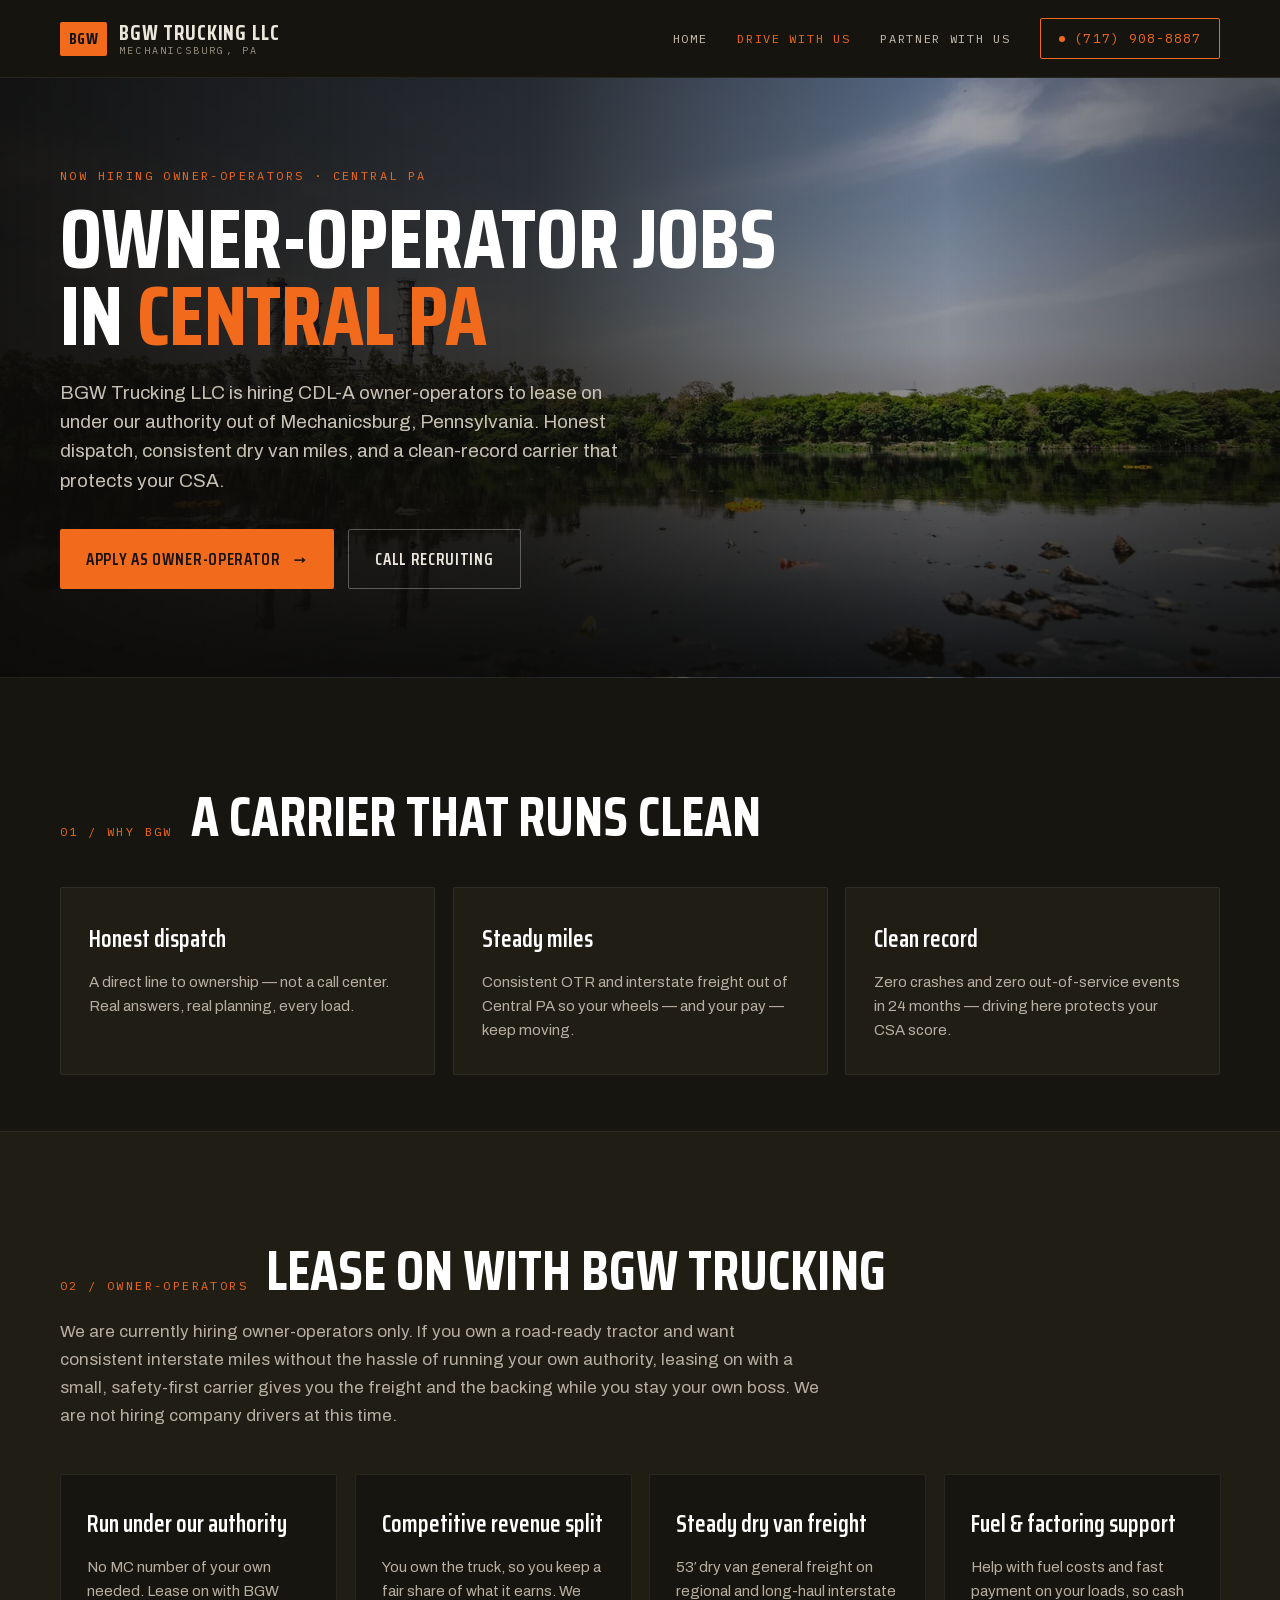
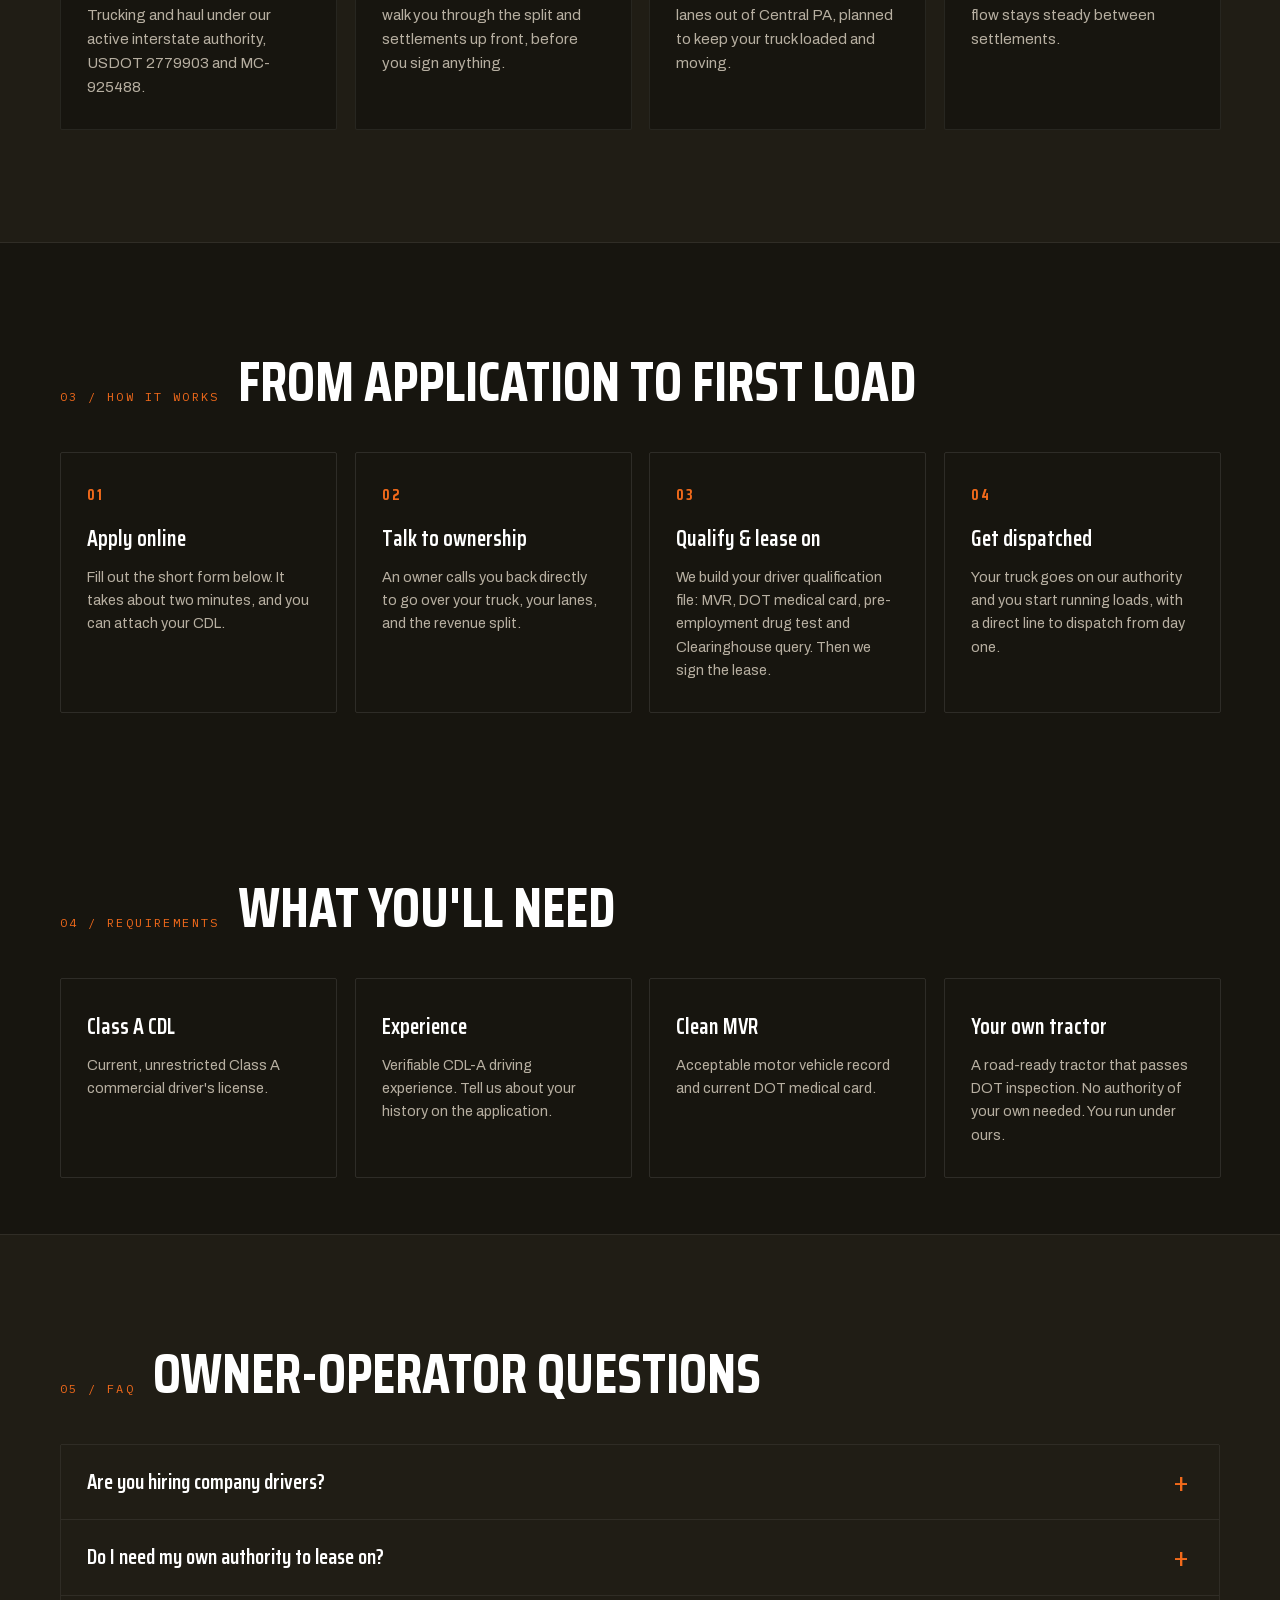
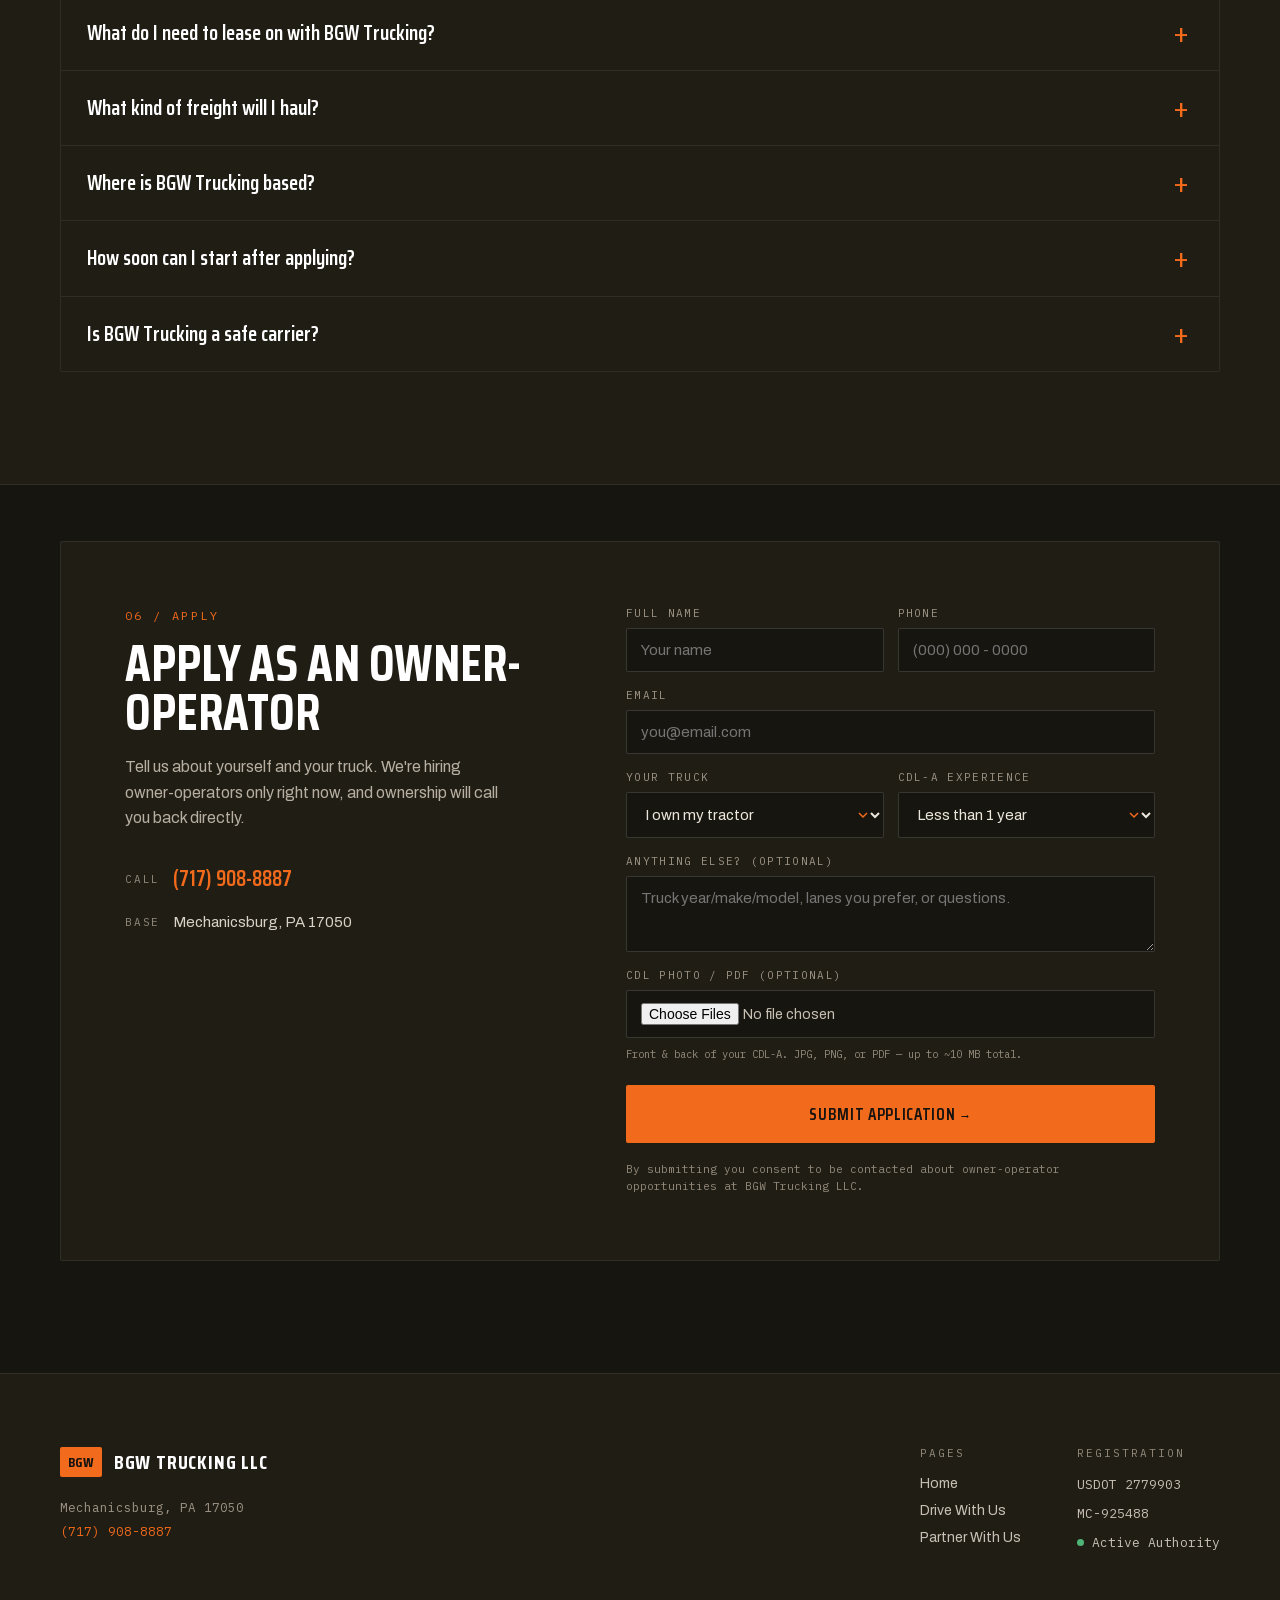
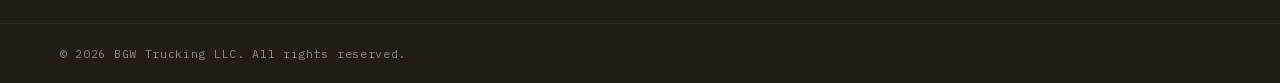
<file: apply/index.html>
<!DOCTYPE html>
<html lang="en">
<head>
  <meta charset="utf-8">
  <meta name="robots" content="noindex, follow">
  <link rel="canonical" href="https://bgwtrucking.com/drivers/">
  <meta http-equiv="refresh" content="0; url=/drivers/#apply">
  <title>Redirecting…</title>
  <script>location.replace('/drivers/#apply');</script>
</head>
<body style="margin:0;background:#17150F;color:#ECE7DC;font-family:sans-serif;padding:40px;">
  Redirecting to <a href="/drivers/#apply" style="color:#F26A1B;">/drivers/#apply</a>…
</body>
</html>
</file>
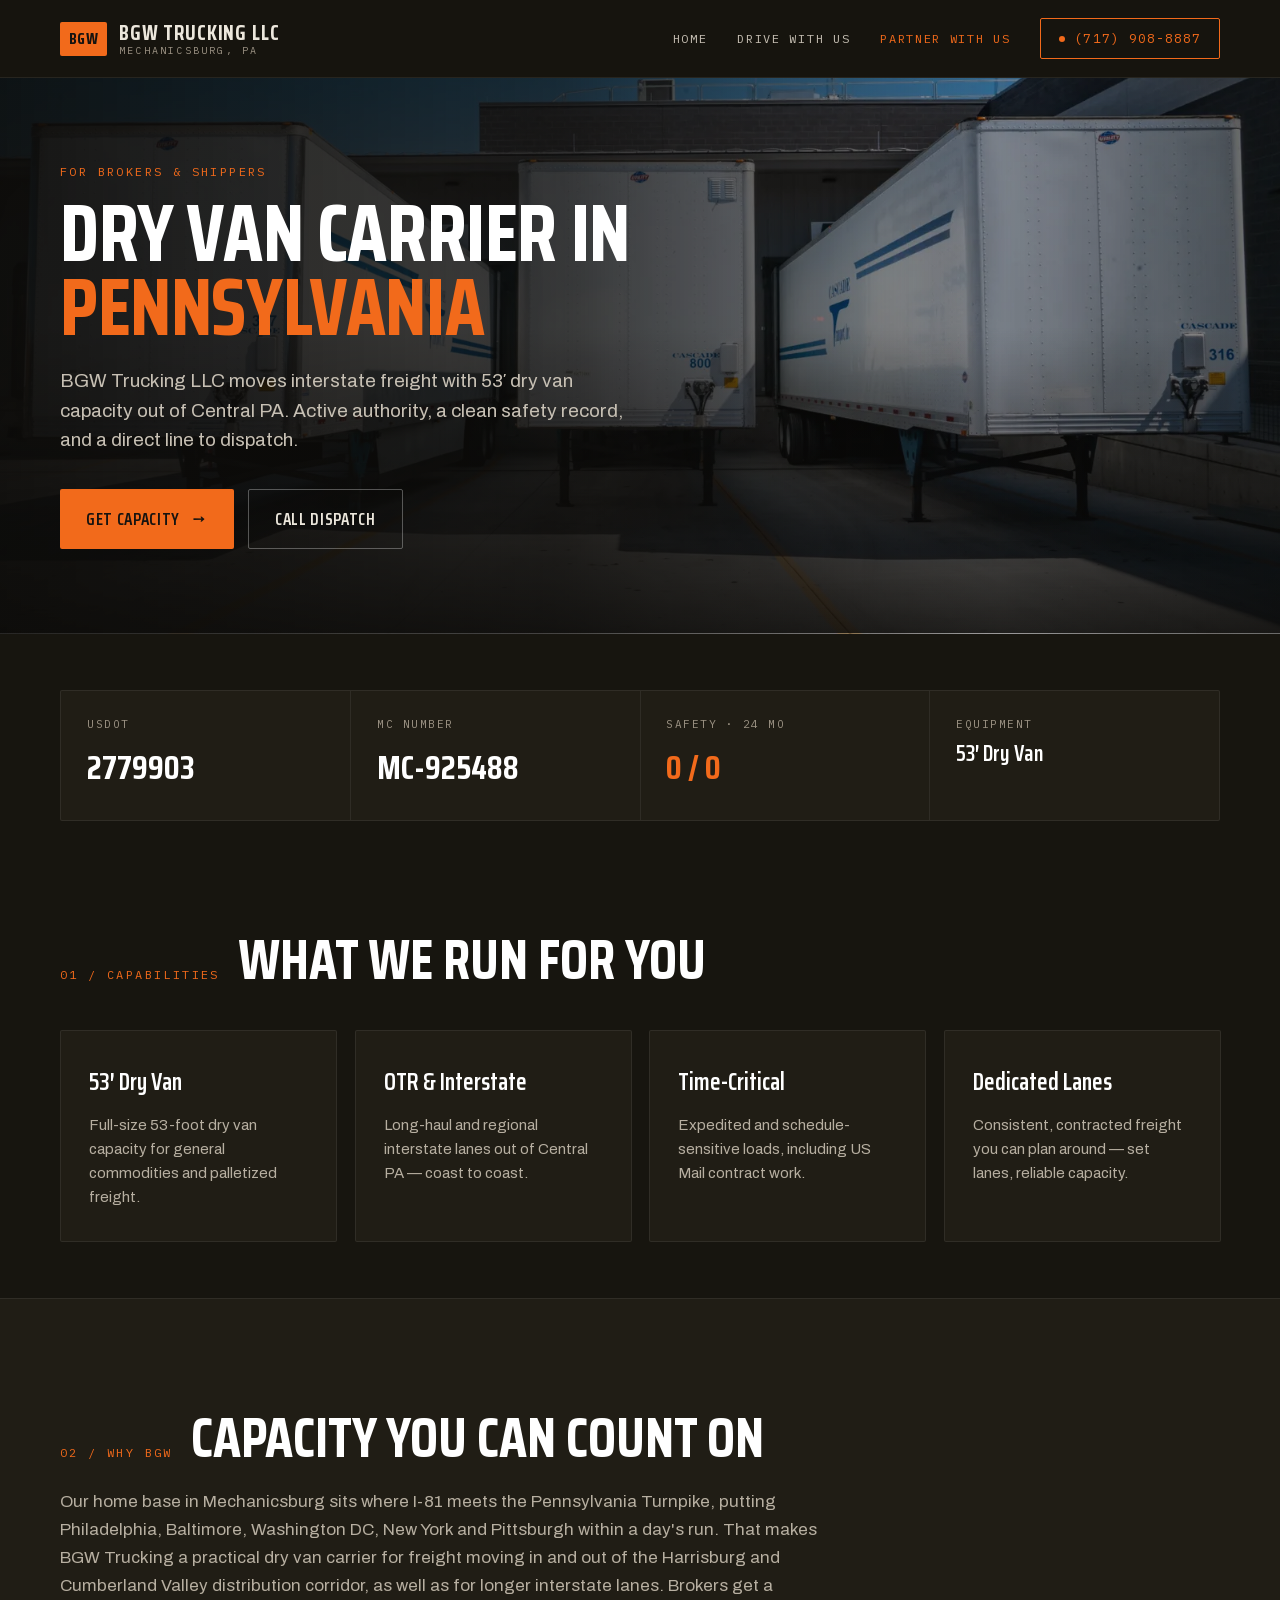
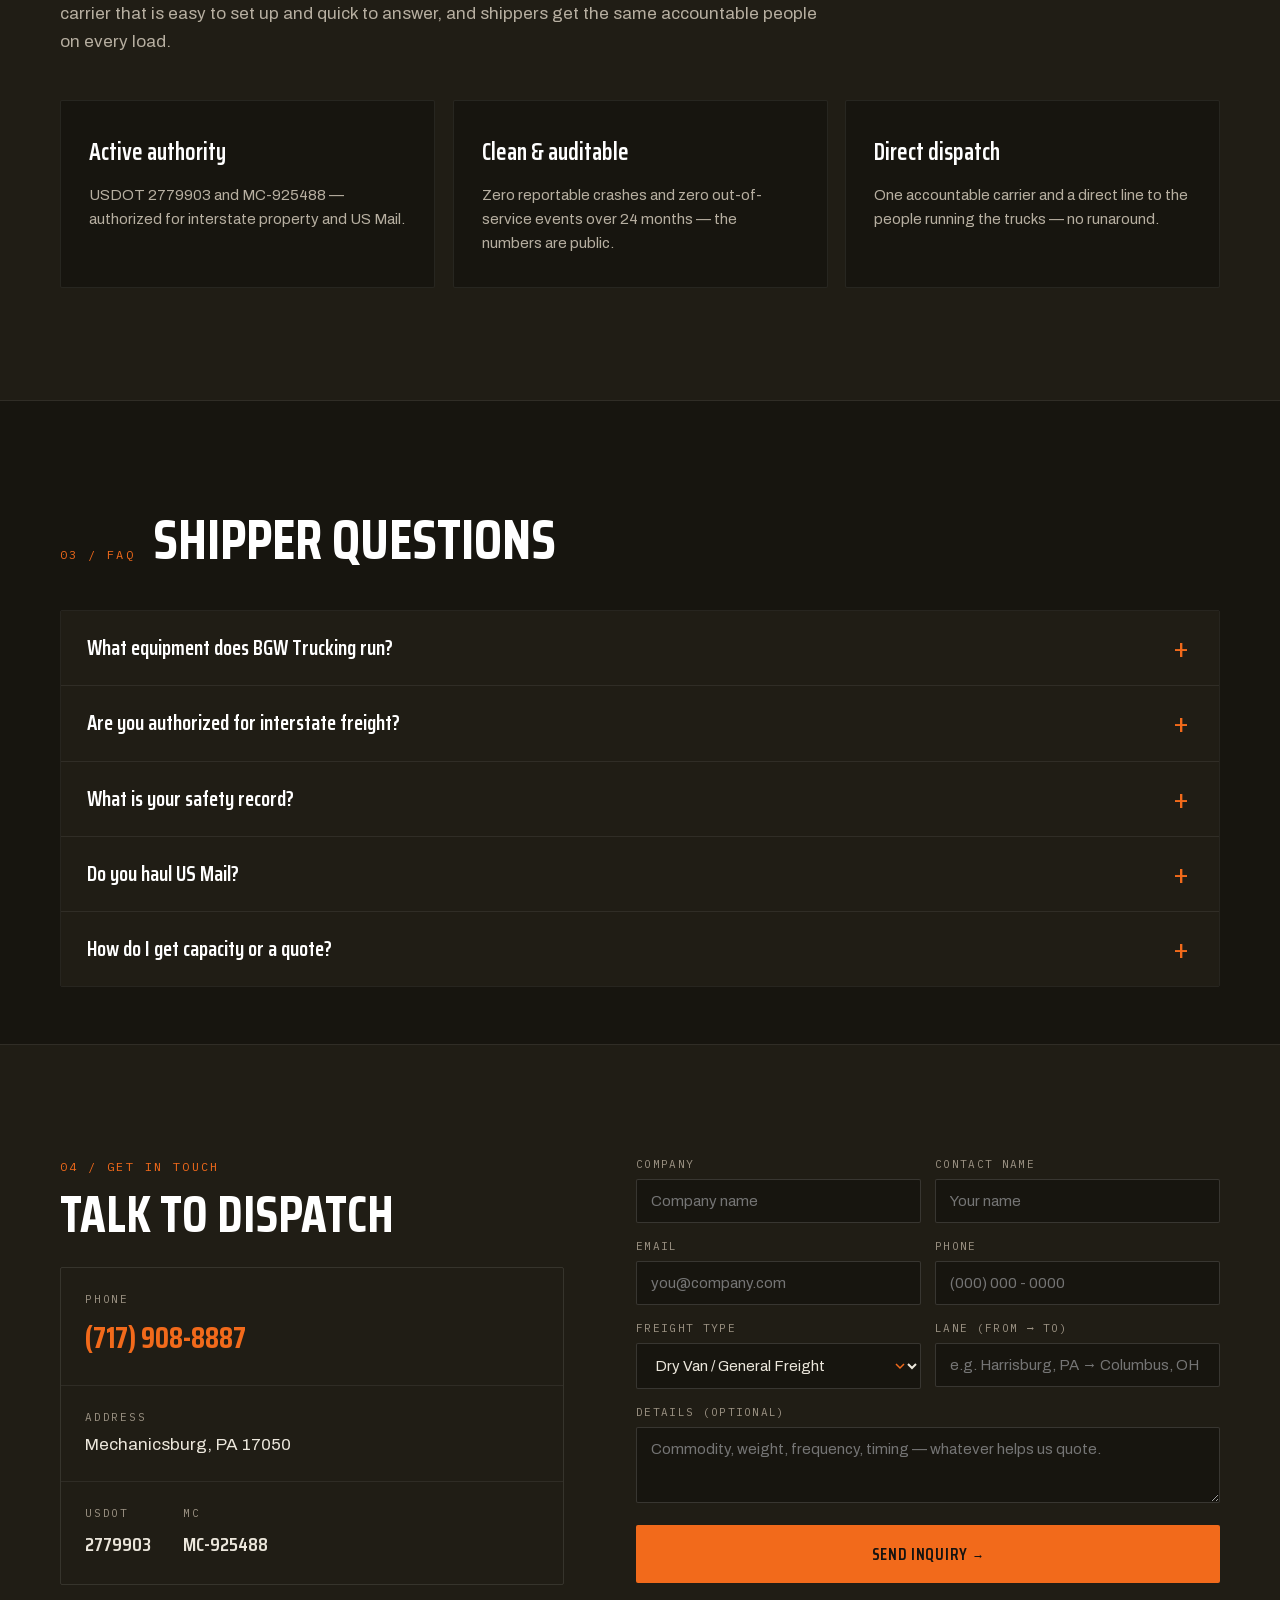
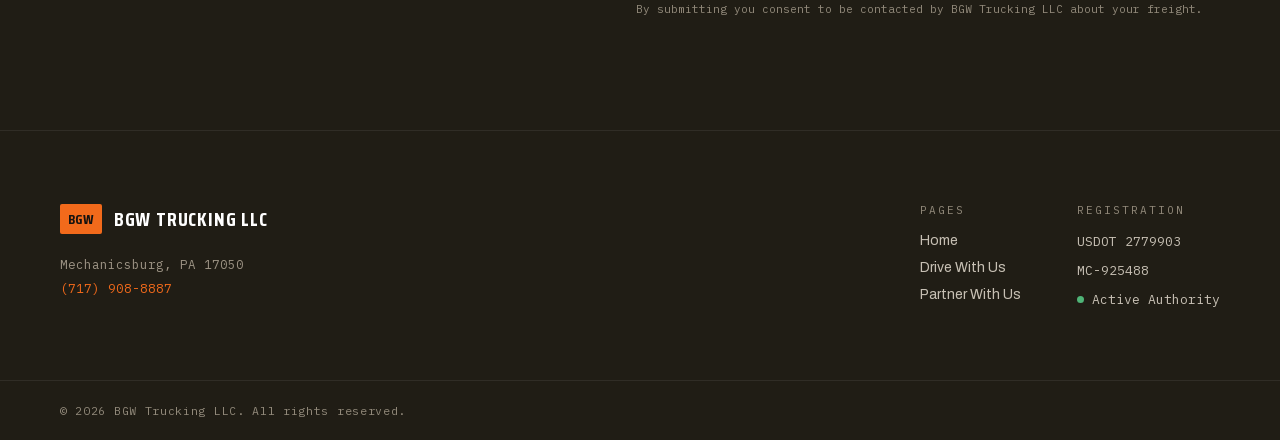
<file: contact/index.html>
<!DOCTYPE html>
<html lang="en">
<head>
  <meta charset="utf-8">
  <meta name="robots" content="noindex, follow">
  <link rel="canonical" href="https://bgwtrucking.com/shippers/">
  <meta http-equiv="refresh" content="0; url=/shippers/#inquire">
  <title>Redirecting…</title>
  <script>location.replace('/shippers/#inquire');</script>
</head>
<body style="margin:0;background:#17150F;color:#ECE7DC;font-family:sans-serif;padding:40px;">
  Redirecting to <a href="/shippers/#inquire" style="color:#F26A1B;">/shippers/#inquire</a>…
</body>
</html>
</file>
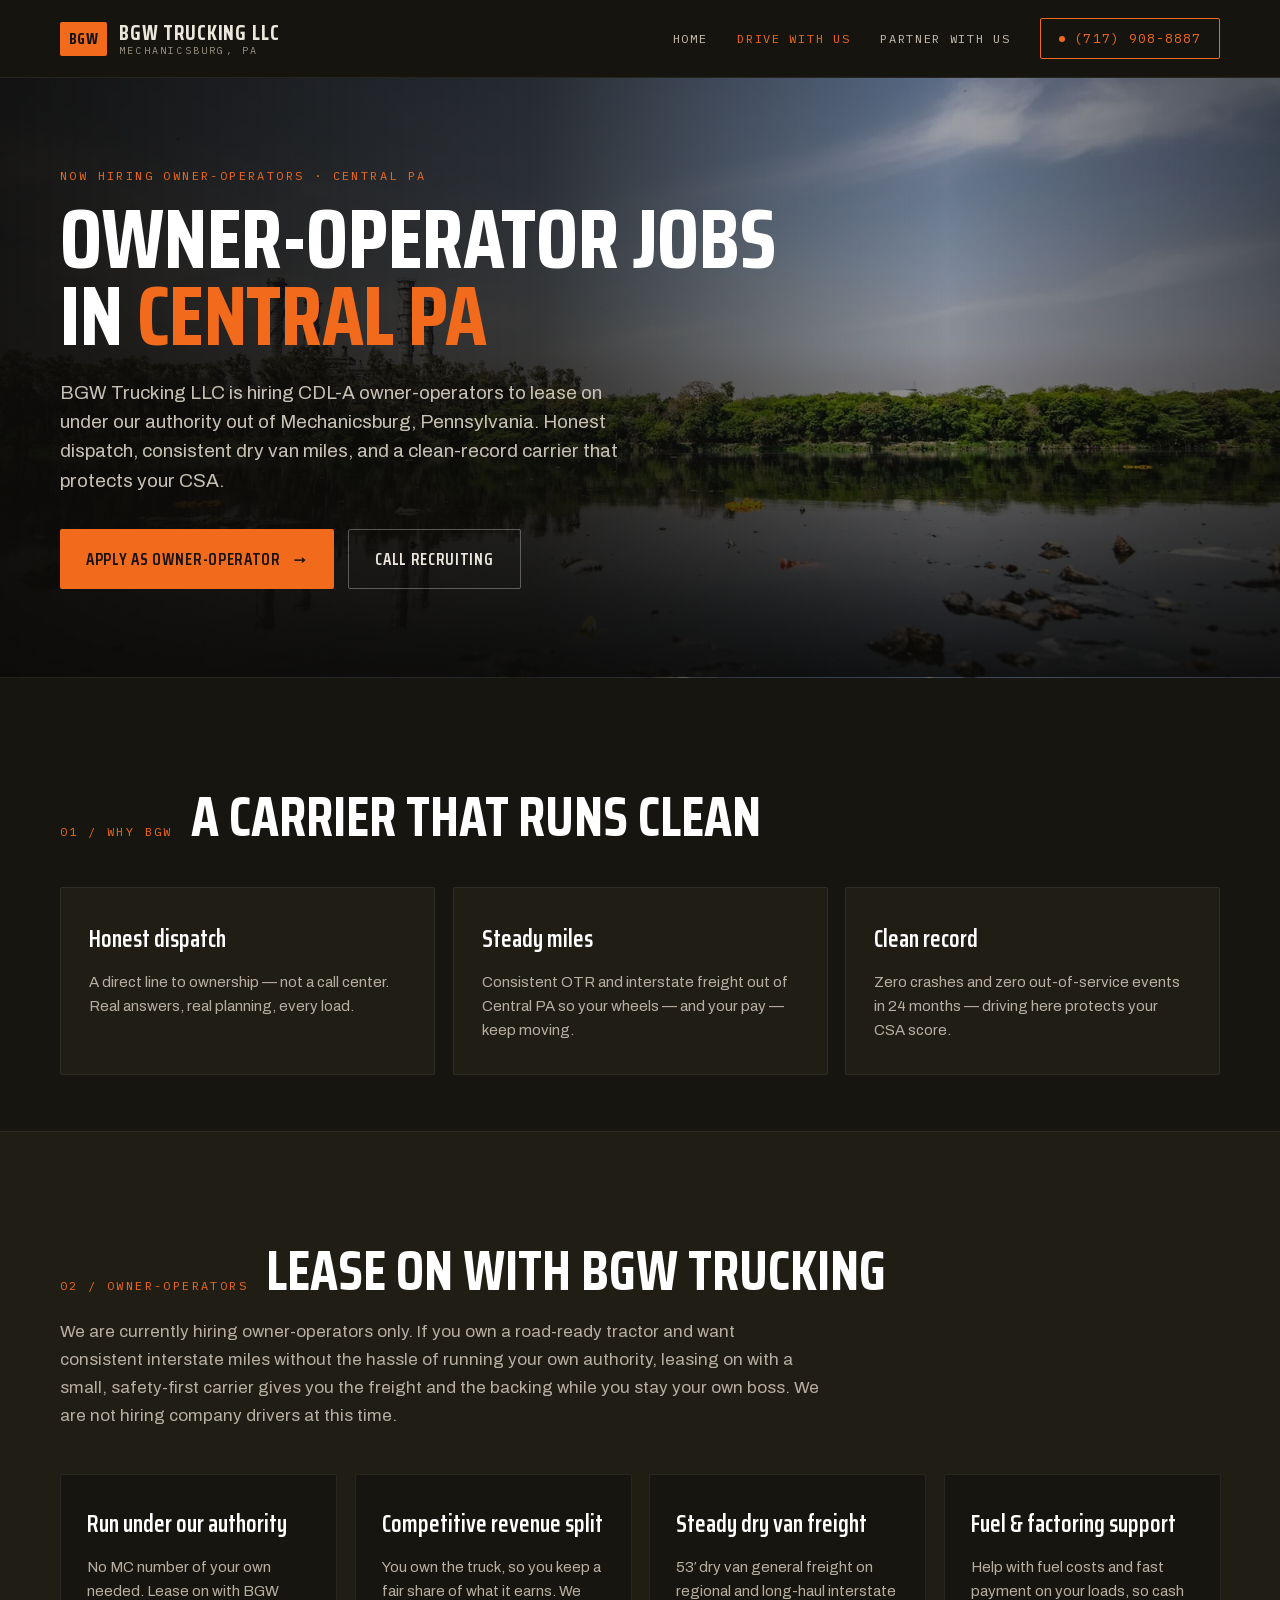
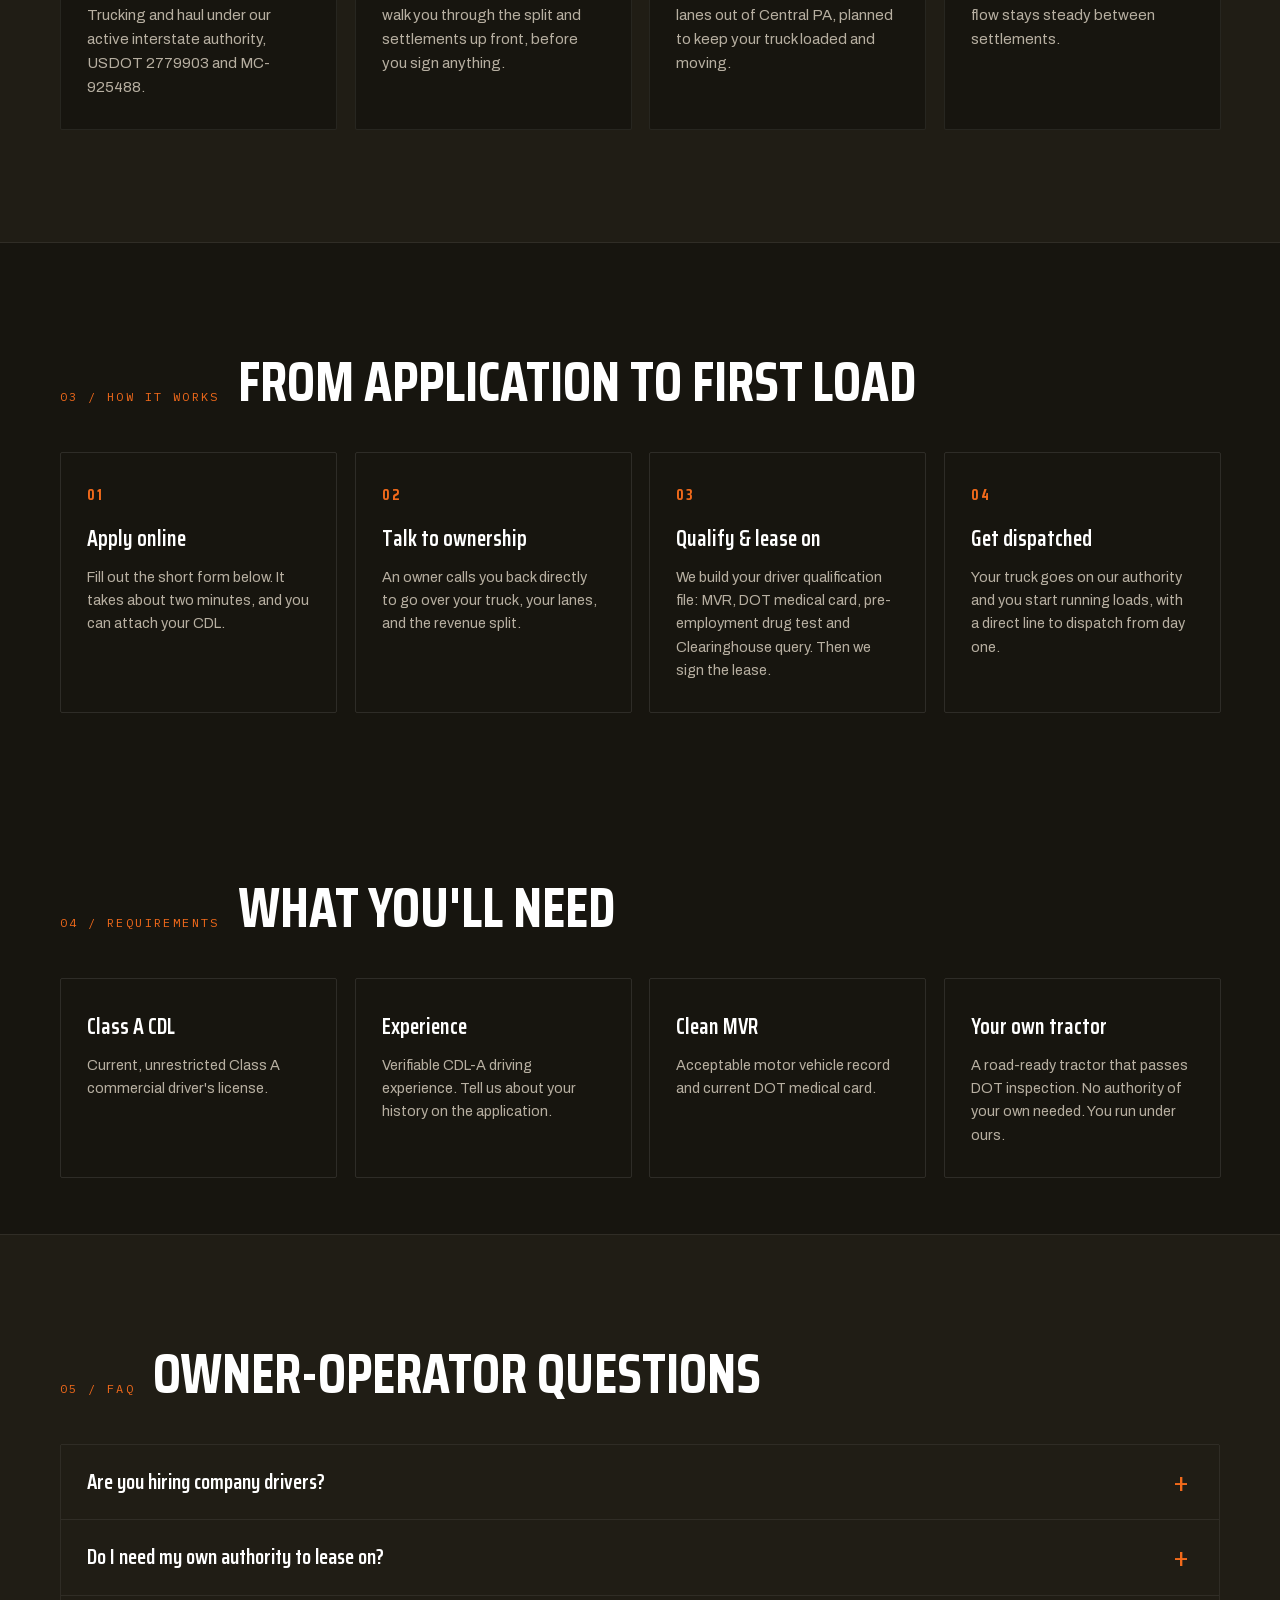
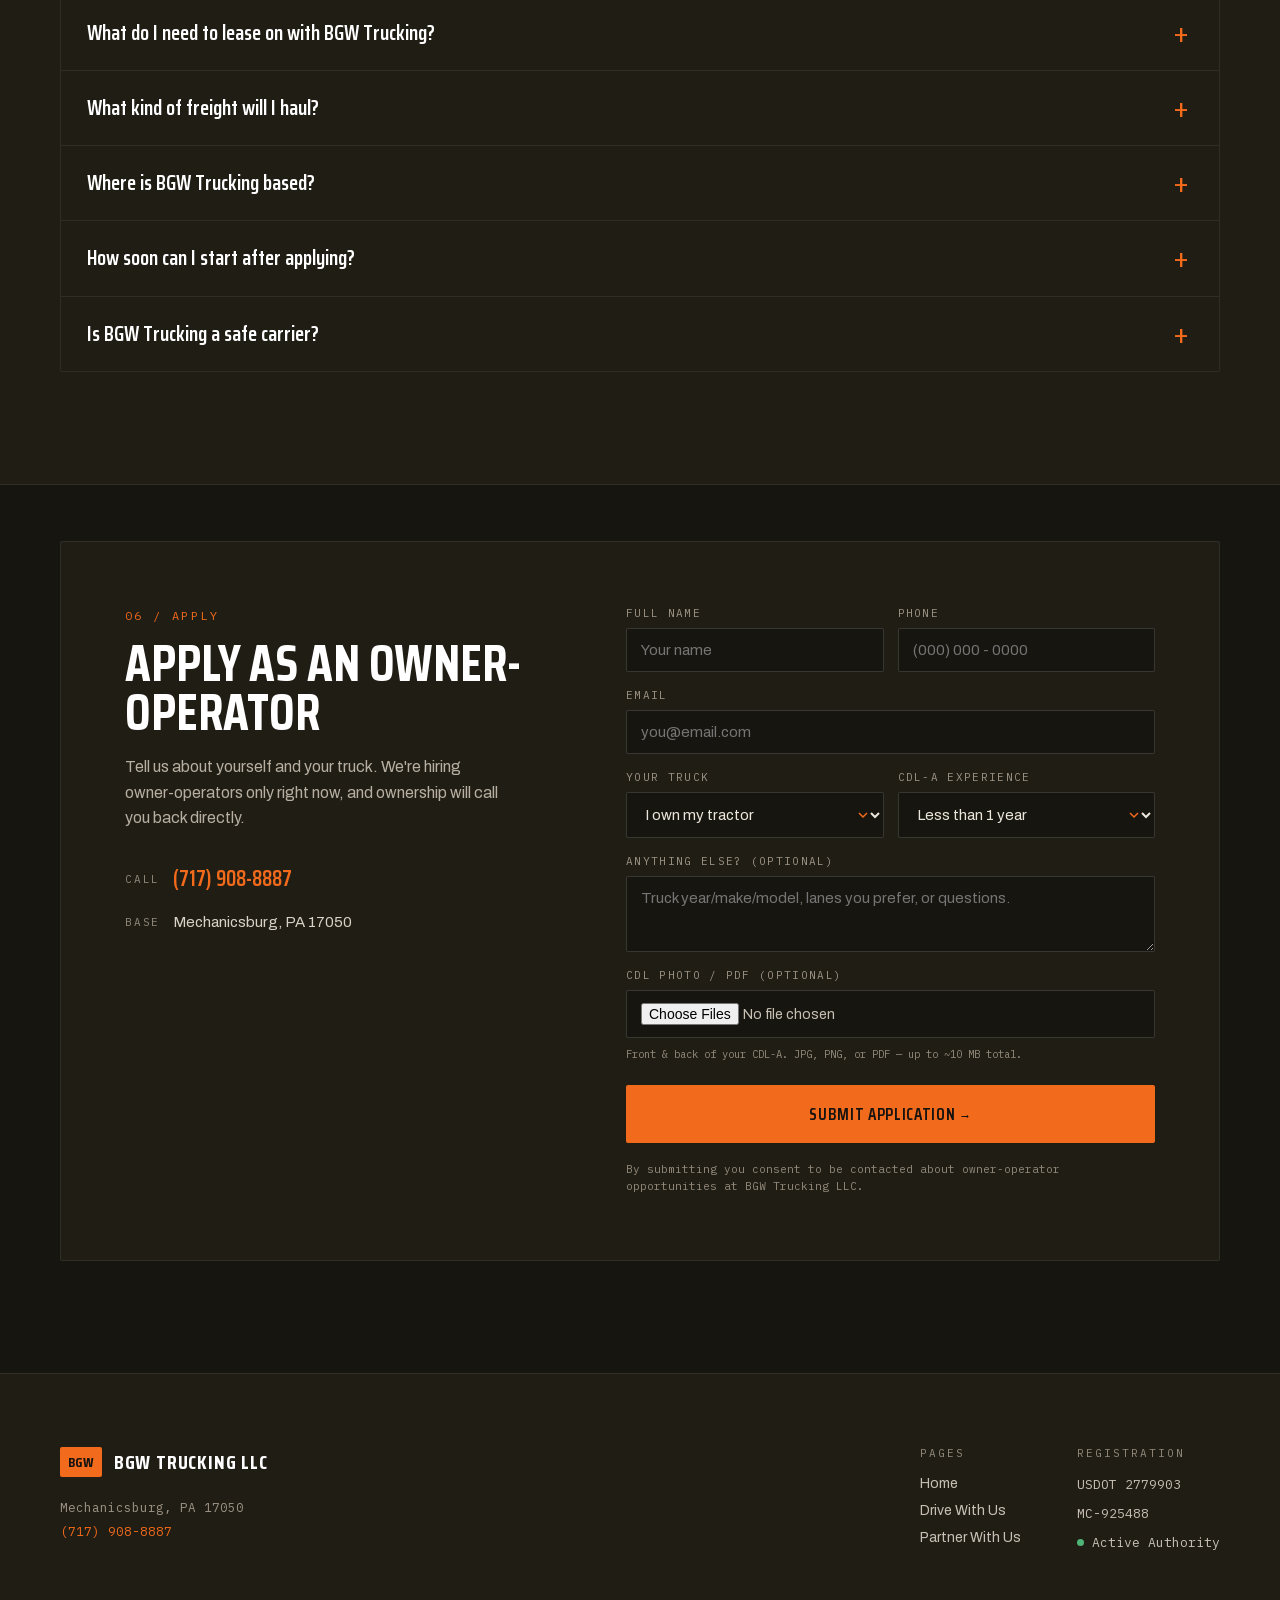
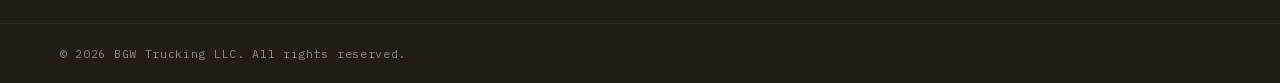
<file: drivers/index.html>
<!DOCTYPE html>
<html lang="en">
<head>
  <meta charset="utf-8">
  <meta name="viewport" content="width=device-width, initial-scale=1">
  <script>document.documentElement.classList.add('js');</script>
  <script src="/analytics.js" defer></script>
  <title>Owner-Operator Jobs in Central PA | BGW Trucking LLC</title>
  <meta name="description" content="CDL-A owner-operator jobs out of Mechanicsburg, PA. Lease on with BGW Trucking: steady dry van miles, honest dispatch, fuel &amp; factoring support.">
  <meta name="robots" content="index, follow">
  <meta name="theme-color" content="#17150F">
  <link rel="canonical" href="https://bgwtrucking.com/drivers/">
  <meta property="og:type" content="website">
  <meta property="og:site_name" content="BGW Trucking LLC">
  <meta property="og:locale" content="en_US">
  <meta property="og:url" content="https://bgwtrucking.com/drivers/">
  <meta property="og:title" content="Owner-Operator Jobs in Central PA — BGW Trucking LLC">
  <meta property="og:description" content="Now hiring CDL-A owner-operators out of Mechanicsburg, PA. Lease on under our authority: steady miles, honest dispatch, a clean-record carrier.">
  <meta property="og:image" content="https://bgwtrucking.com/og-image.jpg">
  <meta property="og:image:width" content="1200">
  <meta property="og:image:height" content="630">
  <meta property="og:image:alt" content="BGW Trucking semi truck on the highway">
  <meta name="twitter:card" content="summary_large_image">
  <meta name="twitter:title" content="Owner-Operator Jobs in Central PA — BGW Trucking LLC">
  <meta name="twitter:description" content="Now hiring CDL-A owner-operators out of Mechanicsburg, PA. Lease on under our authority: steady miles, honest dispatch, a clean-record carrier.">
  <meta name="twitter:image" content="https://bgwtrucking.com/og-image.jpg">
  <script type="application/ld+json">
  {
    "@context": "https://schema.org",
    "@type": "FAQPage",
    "mainEntity": [
      {
        "@type": "Question",
        "name": "Are you hiring company drivers?",
        "acceptedAnswer": {
          "@type": "Answer",
          "text": "Not right now. BGW Trucking is currently hiring owner-operators only, CDL-A drivers who own their tractor and lease on under our authority."
        }
      },
      {
        "@type": "Question",
        "name": "Do I need my own authority to lease on?",
        "acceptedAnswer": {
          "@type": "Answer",
          "text": "No. Owner-operators lease on and run under BGW Trucking's operating authority (USDOT 2779903, MC-925488), so you don't need your own MC number."
        }
      },
      {
        "@type": "Question",
        "name": "What do I need to lease on with BGW Trucking?",
        "acceptedAnswer": {
          "@type": "Answer",
          "text": "A valid, unrestricted Class A CDL, an acceptable motor vehicle record, a current DOT medical card, verifiable driving experience, and a road-ready tractor that passes DOT inspection."
        }
      },
      {
        "@type": "Question",
        "name": "What kind of freight will I haul?",
        "acceptedAnswer": {
          "@type": "Answer",
          "text": "53-foot dry van general freight on regional and long-haul interstate lanes out of Central Pennsylvania."
        }
      },
      {
        "@type": "Question",
        "name": "Where is BGW Trucking based?",
        "acceptedAnswer": {
          "@type": "Answer",
          "text": "We are based in Mechanicsburg, Pennsylvania (17050), on the I-81 and PA Turnpike corridors just outside Harrisburg."
        }
      },
      {
        "@type": "Question",
        "name": "How soon can I start after applying?",
        "acceptedAnswer": {
          "@type": "Answer",
          "text": "After you submit the short application, ownership reaches out directly, with no call center. Once your qualification file, drug test and lease paperwork are complete, you can be dispatched."
        }
      },
      {
        "@type": "Question",
        "name": "Is BGW Trucking a safe carrier?",
        "acceptedAnswer": {
          "@type": "Answer",
          "text": "Yes. We have zero reportable crashes and zero out-of-service events over the last 24 months, so running under our authority protects your CSA."
        }
      }
    ]
  }
  </script>
  <script type="application/ld+json">
  {
    "@context": "https://schema.org",
    "@type": "JobPosting",
    "title": "CDL-A Owner-Operator (Lease-On) — Dry Van",
    "description": "<p>BGW Trucking LLC, an interstate dry van carrier based in Mechanicsburg, PA, is hiring CDL-A owner-operators to lease on under our authority (USDOT 2779903, MC-925488).</p><p><strong>What you get:</strong> a competitive revenue split, steady 53-foot dry van freight on regional and long-haul interstate lanes, fuel and factoring support, and a direct line to ownership instead of a call center. Zero crashes and zero out-of-service events in 24 months, so your CSA stays protected.</p><p><strong>Requirements:</strong> valid, unrestricted Class A CDL; acceptable MVR; current DOT medical card; verifiable driving experience; a road-ready tractor that passes DOT inspection.</p><p>We are currently hiring owner-operators only. Not hiring company drivers at this time.</p>",
    "datePosted": "2026-11-03",
    "validThrough": "2027-05-03T23:59",
    "employmentType": "CONTRACTOR",
    "directApply": true,
    "hiringOrganization": {
      "@type": "Organization",
      "name": "BGW Trucking LLC",
      "sameAs": "https://bgwtrucking.com/",
      "logo": "https://bgwtrucking.com/favicon.svg"
    },
    "jobLocation": {
      "@type": "Place",
      "address": {
        "@type": "PostalAddress",
        "addressLocality": "Mechanicsburg",
        "addressRegion": "PA",
        "postalCode": "17050",
        "addressCountry": "US"
      }
    },
    "applicantLocationRequirements": {
      "@type": "Country",
      "name": "US"
    },
    "qualifications": "Class A CDL, acceptable MVR, current DOT medical card, own road-ready tractor",
    "industry": "Trucking"
  }
  </script>
  <link rel="icon" type="image/svg+xml" href="/favicon.svg">
  <style>
/* BGW Trucking — motion layer.
   Progressive enhancement: everything below is gated on the `.js` class
   (added synchronously in <head>) and on prefers-reduced-motion, so the
   site stays fully visible and static when JS or motion is unavailable. */

/* Sticky nav gains a soft shadow once the page is scrolled */
header { transition: box-shadow .3s ease, background .3s ease; }
header.scrolled { box-shadow: 0 12px 30px -14px rgba(0,0,0,0.75); }

@media (prefers-reduced-motion: no-preference) {

  /* ---- Scroll reveal (applied to content blocks by animations.js) ---- */
  .js .reveal {
    opacity: 0;
    transform: translateY(26px);
    transition: opacity .7s cubic-bezier(.16,.84,.44,1),
                transform .7s cubic-bezier(.16,.84,.44,1);
    will-change: opacity, transform;
  }
  .js .reveal.is-visible { opacity: 1; transform: none; }

  /* ---- Hero entrance (CSS-only so there is no first-paint flash) ---- */
  .js body > div > main > section:first-of-type > div > div > * {
    opacity: 0;
    animation: bgwHeroIn .85s cubic-bezier(.16,.84,.44,1) forwards;
  }
  .js body > div > main > section:first-of-type > div > div > *:nth-child(1) { animation-delay: .10s; }
  .js body > div > main > section:first-of-type > div > div > *:nth-child(2) { animation-delay: .22s; }
  .js body > div > main > section:first-of-type > div > div > *:nth-child(3) { animation-delay: .34s; }
  .js body > div > main > section:first-of-type > div > div > *:nth-child(4) { animation-delay: .46s; }
  /* The headline is the LCP element — it rises in but never starts invisible,
     so the browser can count it as painted on the first frame. */
  .js body > div > main > section:first-of-type > div > div > h1 {
    opacity: 1;
    animation-name: bgwHeroRise;
  }
  @keyframes bgwHeroRise {
    from { transform: translateY(22px); }
    to   { transform: none; }
  }
  @keyframes bgwHeroIn {
    from { opacity: 0; transform: translateY(22px); }
    to   { opacity: 1; transform: none; }
  }

  /* ---- Card hover lift (applied to bordered cards by animations.js) ---- */
  .lift { transition: transform .25s ease, border-color .25s ease, box-shadow .25s ease; }
  .lift:hover {
    transform: translateY(-5px);
    border-color: rgba(242,106,27,0.55) !important;
    box-shadow: 0 18px 44px -16px rgba(0,0,0,0.65);
  }

  /* ---- Arrow nudge on primary/ghost buttons ---- */
  .btn-primary span, .btn-ghost span { transition: transform .2s ease; }
  .btn-primary:hover span, .btn-ghost:hover span { transform: translateX(5px); }

  /* ---- Phone CTA pulse — gentle "call us" cue on the nav phone button ---- */
  .phone-btn { animation: bgwCallPulse 2.4s ease-in-out infinite; }
  .phone-btn:hover { animation: none; } /* settle once the user engages */
  @keyframes bgwCallPulse {
    0%   { box-shadow: 0 0 0 0 rgba(242,106,27,0.40); }
    70%  { box-shadow: 0 0 0 7px rgba(242,106,27,0); }
    100% { box-shadow: 0 0 0 0 rgba(242,106,27,0); }
  }
  .phone-btn > span { animation: bgwCallDot 2.4s ease-in-out infinite; }
  @keyframes bgwCallDot { 0%, 100% { opacity: 1; } 50% { opacity: .4; } }
}

/* ---- FAQ accordion — answers stay in the DOM (SEO-safe), collapsed only when JS can reopen them ---- */
.faq-q { width:100%; display:flex; align-items:center; justify-content:space-between; gap:20px; text-align:left; background:transparent; border:0; cursor:pointer; padding:24px 26px; color:#FFFFFF; }
.faq-ttl { font-family:'Saira Condensed','Saira Fallback',sans-serif; font-weight:600; font-size:clamp(18px,2vw,21px); line-height:1.25; }
.faq-ico { flex:none; width:24px; height:24px; display:inline-flex; align-items:center; justify-content:center; font-family:'Archivo','Archivo Fallback',sans-serif; font-size:26px; line-height:1; color:var(--accent); }
.faq-a { display:grid; grid-template-rows:1fr; }
.faq-a-inner { overflow:hidden; }
.faq-a p { margin:0; padding:0 26px 26px; font-family:'Archivo','Archivo Fallback',sans-serif; font-size:15px; line-height:1.6; color:#B7AFA1; }
.js .faq-a { grid-template-rows:0fr; }
.js .faq-item.open .faq-a { grid-template-rows:1fr; }
.js .faq-item.open .faq-ico { transform: rotate(45deg); }
@media (prefers-reduced-motion: no-preference) {
  .faq-a { transition: grid-template-rows .32s cubic-bezier(.16,.84,.44,1); }
  .faq-ico { transition: transform .3s ease; }
}
  </style>
  <link rel="preload" as="image" href="/assets/img/truck-2480807-800.webp" media="(max-width: 799px)" fetchpriority="high">
  <link rel="preload" as="image" href="/assets/img/truck-2480807-1600.webp" media="(min-width: 800px) and (max-width: 1599px)" fetchpriority="high">
  <link rel="preload" as="image" href="/assets/img/truck-2480807-2400.webp" media="(min-width: 1600px)" fetchpriority="high">
  <link rel="preload" as="font" type="font/woff2" href="/assets/fonts/saira-condensed-700.woff2" crossorigin>
  <link rel="preload" as="font" type="font/woff2" href="/assets/fonts/saira-condensed-600.woff2" crossorigin>
  <link rel="preload" as="font" type="font/woff2" href="/assets/fonts/ibm-plex-mono-400.woff2" crossorigin>
  <link rel="preload" as="font" type="font/woff2" href="/assets/fonts/ibm-plex-mono-500.woff2" crossorigin>
  <style>/* Metric-matched fallbacks: text keeps the same size while web fonts load, so nothing shifts */
@font-face { font-family:'Saira Fallback'; font-weight:100 500; src:local('Arial'),local('ArialMT'),local('Liberation Sans'),local('Arimo'); size-adjust:70%; ascent-override:162.1%; descent-override:62.7%; line-gap-override:0%; }
@font-face { font-family:'Saira Fallback'; font-weight:600 900; src:local('Arial Bold'),local('Arial-BoldMT'),local('Liberation Sans Bold'),local('Arimo Bold'); size-adjust:70%; ascent-override:162.1%; descent-override:62.7%; line-gap-override:0%; }
@font-face { font-family:'Archivo Fallback'; src:local('Arial'),local('ArialMT'),local('Liberation Sans'),local('Arimo'); size-adjust:102.5%; ascent-override:85.7%; descent-override:20.5%; line-gap-override:0%; }
@font-face { font-family:'Plex Fallback'; src:local('Courier New'),local('CourierNewPSMT'),local('Liberation Mono'),local('Cousine'); size-adjust:100%; ascent-override:102.5%; descent-override:27.5%; line-gap-override:0%; }
  </style>
  <style>/* Self-hosted fonts (latin), inlined to skip a request */
@font-face {
  font-family: 'Archivo';
  font-style: normal;
  font-weight: 400;
  font-stretch: 100%;
  font-display: swap;
  src: url(/assets/fonts/archivo-var.woff2) format('woff2');
  unicode-range: U+0000-00FF, U+0131, U+0152-0153, U+02BB-02BC, U+02C6, U+02DA, U+02DC, U+0304, U+0308, U+0329, U+2000-206F, U+20AC, U+2122, U+2191, U+2193, U+2212, U+2215, U+FEFF, U+FFFD;
}
@font-face {
  font-family: 'Archivo';
  font-style: normal;
  font-weight: 500;
  font-stretch: 100%;
  font-display: swap;
  src: url(/assets/fonts/archivo-var.woff2) format('woff2');
  unicode-range: U+0000-00FF, U+0131, U+0152-0153, U+02BB-02BC, U+02C6, U+02DA, U+02DC, U+0304, U+0308, U+0329, U+2000-206F, U+20AC, U+2122, U+2191, U+2193, U+2212, U+2215, U+FEFF, U+FFFD;
}
@font-face {
  font-family: 'Archivo';
  font-style: normal;
  font-weight: 600;
  font-stretch: 100%;
  font-display: swap;
  src: url(/assets/fonts/archivo-var.woff2) format('woff2');
  unicode-range: U+0000-00FF, U+0131, U+0152-0153, U+02BB-02BC, U+02C6, U+02DA, U+02DC, U+0304, U+0308, U+0329, U+2000-206F, U+20AC, U+2122, U+2191, U+2193, U+2212, U+2215, U+FEFF, U+FFFD;
}
@font-face {
  font-family: 'IBM Plex Mono';
  font-style: normal;
  font-weight: 400;
  font-display: swap;
  src: url(/assets/fonts/ibm-plex-mono-400.woff2) format('woff2');
  unicode-range: U+0000-00FF, U+0131, U+0152-0153, U+02BB-02BC, U+02C6, U+02DA, U+02DC, U+0304, U+0308, U+0329, U+2000-206F, U+20AC, U+2122, U+2191, U+2193, U+2212, U+2215, U+FEFF, U+FFFD;
}
@font-face {
  font-family: 'IBM Plex Mono';
  font-style: normal;
  font-weight: 500;
  font-display: swap;
  src: url(/assets/fonts/ibm-plex-mono-500.woff2) format('woff2');
  unicode-range: U+0000-00FF, U+0131, U+0152-0153, U+02BB-02BC, U+02C6, U+02DA, U+02DC, U+0304, U+0308, U+0329, U+2000-206F, U+20AC, U+2122, U+2191, U+2193, U+2212, U+2215, U+FEFF, U+FFFD;
}
@font-face {
  font-family: 'Saira Condensed';
  font-style: normal;
  font-weight: 500;
  font-display: swap;
  src: url(/assets/fonts/saira-condensed-500.woff2) format('woff2');
  unicode-range: U+0000-00FF, U+0131, U+0152-0153, U+02BB-02BC, U+02C6, U+02DA, U+02DC, U+0304, U+0308, U+0329, U+2000-206F, U+20AC, U+2122, U+2191, U+2193, U+2212, U+2215, U+FEFF, U+FFFD;
}
@font-face {
  font-family: 'Saira Condensed';
  font-style: normal;
  font-weight: 600;
  font-display: swap;
  src: url(/assets/fonts/saira-condensed-600.woff2) format('woff2');
  unicode-range: U+0000-00FF, U+0131, U+0152-0153, U+02BB-02BC, U+02C6, U+02DA, U+02DC, U+0304, U+0308, U+0329, U+2000-206F, U+20AC, U+2122, U+2191, U+2193, U+2212, U+2215, U+FEFF, U+FFFD;
}
@font-face {
  font-family: 'Saira Condensed';
  font-style: normal;
  font-weight: 700;
  font-display: swap;
  src: url(/assets/fonts/saira-condensed-700.woff2) format('woff2');
  unicode-range: U+0000-00FF, U+0131, U+0152-0153, U+02BB-02BC, U+02C6, U+02DA, U+02DC, U+0304, U+0308, U+0329, U+2000-206F, U+20AC, U+2122, U+2191, U+2193, U+2212, U+2215, U+FEFF, U+FFFD;
}
  </style>
  <style>
    :root { --accent:#F26A1B; --bg:#17150F; --bg2:#201D15; --border:rgba(255,255,255,0.07); --maxw:1240px; }
    *, *::before, *::after { box-sizing: border-box; }
    html { scroll-behavior: smooth; }
    body { margin: 0; background: var(--bg); -webkit-font-smoothing: antialiased; text-rendering: optimizeLegibility; }
    ::selection { background: var(--accent); color: #161310; }
    .nav-link { transition: color .15s ease; }
    .nav-link:hover { color: #FFFFFF; }
    .phone-btn { transition: background .15s ease, border-color .15s ease; }
    .phone-btn:hover { background: rgba(242,106,27,0.16); border-color: #FF8A47; }
    .btn-primary { transition: filter .15s ease; }
    .btn-primary:hover { filter: brightness(1.08); }
    .btn-ghost { transition: border-color .15s ease, background .15s ease; }
    .btn-ghost:hover { border-color: #FFFFFF; background: rgba(255,255,255,0.06); }
    /* Hero image: sized per viewport so phones don't download the 2400px file */
    .hero { --hero-img: url('/assets/img/truck-2480807-800.webp'); }
    @media (min-width: 800px) { .hero { --hero-img: url('/assets/img/truck-2480807-1600.webp'); } }
    @media (min-width: 1600px) { .hero { --hero-img: url('/assets/img/truck-2480807-2400.webp'); } }
  </style>
</head>
<body>
<div style="min-height:100vh; background:var(--bg); color:#ECE7DC; font-family:'Archivo','Archivo Fallback',sans-serif; overflow-x:hidden;">

  <!-- ===== NAV ===== -->
  <header style="position:sticky; top:0; z-index:50; background:color-mix(in srgb, var(--bg) 88%, transparent); backdrop-filter:blur(10px); border-bottom:1px solid var(--border);">
    <nav style="max-width:var(--maxw); margin:0 auto; padding:18px 40px; display:flex; align-items:center; justify-content:space-between; gap:24px; flex-wrap:wrap;">
      <a href="/" style="display:flex; align-items:center; gap:12px; text-decoration:none; color:inherit;">
        <span style="display:inline-flex; align-items:center; justify-content:center; height:34px; padding:0 9px; background:var(--accent); color:#161310; font-family:'Saira Condensed','Saira Fallback'; font-weight:700; font-size:16px; letter-spacing:0.02em; border-radius:2px;">BGW</span>
        <span style="display:flex; flex-direction:column; line-height:1;">
          <span style="font-family:'Saira Condensed','Saira Fallback'; font-weight:700; font-size:21px; letter-spacing:0.04em; white-space:nowrap;">BGW TRUCKING LLC</span>
          <span style="font-family:'IBM Plex Mono','Plex Fallback',monospace; font-size:10px; letter-spacing:0.22em; color:#9C9384; margin-top:3px;">MECHANICSBURG, PA</span>
        </span>
      </a>
      <div style="display:flex; align-items:center; gap:30px; flex-wrap:wrap;">
        <a href="/" class="nav-link" style="font-family:'IBM Plex Mono','Plex Fallback',monospace; font-size:12px; letter-spacing:0.14em; text-transform:uppercase; color:#C7C0B4; text-decoration:none;">Home</a>
        <a href="/drivers/" style="font-family:'IBM Plex Mono','Plex Fallback',monospace; font-size:12px; letter-spacing:0.14em; text-transform:uppercase; color:var(--accent); text-decoration:none;">Drive With Us</a>
        <a href="/shippers/" class="nav-link" style="font-family:'IBM Plex Mono','Plex Fallback',monospace; font-size:12px; letter-spacing:0.14em; text-transform:uppercase; color:#C7C0B4; text-decoration:none;">Partner With Us</a>
        <a href="tel:+17179088887" class="phone-btn" style="display:inline-flex; align-items:center; gap:9px; padding:11px 18px; border:1px solid var(--accent); color:var(--accent); font-family:'IBM Plex Mono','Plex Fallback',monospace; font-size:13px; letter-spacing:0.08em; text-decoration:none; border-radius:2px;">
          <span style="width:6px; height:6px; background:currentColor; border-radius:50%;"></span>(717) 908-8887
        </a>
      </div>
    </nav>
  </header>

  <main>

  <!-- ===== HERO ===== -->
  <section class="hero" style="position:relative; min-height:clamp(480px,64vh,640px); display:flex; align-items:center; border-bottom:1px solid var(--border); background:linear-gradient(90deg, rgba(12,11,9,0.95) 0%, rgba(12,11,9,0.80) 42%, rgba(12,11,9,0.35) 74%, rgba(12,11,9,0.60) 100%), linear-gradient(0deg, rgba(12,11,9,0.85) 0%, rgba(12,11,9,0) 55%), #0C0B09 var(--hero-img) center 50% / cover no-repeat;">
    <div style="max-width:var(--maxw); margin:0 auto; padding:clamp(48px,7vw,88px) 40px; width:100%;">
      <div style="max-width:760px;">
        <span style="font-family:'IBM Plex Mono','Plex Fallback',monospace; font-size:12px; letter-spacing:0.2em; color:var(--accent);">NOW HIRING OWNER-OPERATORS · CENTRAL PA</span>
        <h1 style="font-family:'Saira Condensed','Saira Fallback'; font-weight:700; text-transform:uppercase; font-size:clamp(40px,6.6vw,84px); line-height:0.92; letter-spacing:-0.005em; margin:18px 0 22px; color:#FFFFFF;">Owner-operator jobs in <span style="color:var(--accent);">Central PA</span></h1>
        <p style="font-size:clamp(16px,1.6vw,19px); line-height:1.55; color:#C7C0B4; max-width:580px; margin:0 0 34px;">BGW Trucking LLC is hiring CDL-A owner-operators to lease on under our authority out of Mechanicsburg, Pennsylvania. Honest dispatch, consistent dry van miles, and a clean-record carrier that protects your CSA.</p>
        <div style="display:flex; gap:14px; flex-wrap:wrap;">
          <a href="#apply" class="btn-primary" style="display:inline-flex; align-items:center; gap:10px; padding:16px 26px; background:var(--accent); color:#161310; font-family:'Saira Condensed','Saira Fallback'; font-weight:600; font-size:17px; letter-spacing:0.04em; text-transform:uppercase; text-decoration:none; border-radius:2px;">Apply as owner-operator <span style="font-family:'Archivo','Archivo Fallback';">→</span></a>
          <a href="tel:+17179088887" class="btn-ghost" style="display:inline-flex; align-items:center; gap:10px; padding:16px 26px; background:transparent; color:#ECE7DC; border:1px solid rgba(255,255,255,0.30); font-family:'Saira Condensed','Saira Fallback'; font-weight:600; font-size:17px; letter-spacing:0.04em; text-transform:uppercase; text-decoration:none; border-radius:2px;">Call recruiting</a>
        </div>
      </div>
    </div>
  </section>

  <!-- ===== WHY DRIVE ===== -->
  <section style="max-width:var(--maxw); margin:0 auto; padding:clamp(64px,9vw,112px) 40px clamp(40px,5vw,56px);">
    <div style="display:flex; align-items:baseline; gap:18px; flex-wrap:wrap; margin-bottom:44px;">
      <span style="font-family:'IBM Plex Mono','Plex Fallback',monospace; font-size:12px; letter-spacing:0.2em; color:var(--accent);">01 / WHY BGW</span>
      <h2 style="font-family:'Saira Condensed','Saira Fallback'; font-weight:700; text-transform:uppercase; font-size:clamp(32px,4.4vw,56px); line-height:0.95; margin:0; color:#FFFFFF;">A carrier that runs clean</h2>
    </div>
    <div style="display:grid; grid-template-columns:repeat(auto-fit,minmax(260px,1fr)); gap:18px;">
      <div style="background:var(--bg2); border:1px solid var(--border); border-radius:2px; padding:32px 28px;"><h3 style="font-family:'Saira Condensed','Saira Fallback'; font-weight:600; font-size:24px; margin:0 0 12px; color:#FFFFFF;">Honest dispatch</h3><p style="font-size:15px; line-height:1.6; color:#B7AFA1; margin:0;">A direct line to ownership — not a call center. Real answers, real planning, every load.</p></div>
      <div style="background:var(--bg2); border:1px solid var(--border); border-radius:2px; padding:32px 28px;"><h3 style="font-family:'Saira Condensed','Saira Fallback'; font-weight:600; font-size:24px; margin:0 0 12px; color:#FFFFFF;">Steady miles</h3><p style="font-size:15px; line-height:1.6; color:#B7AFA1; margin:0;">Consistent OTR and interstate freight out of Central PA so your wheels — and your pay — keep moving.</p></div>
      <div style="background:var(--bg2); border:1px solid var(--border); border-radius:2px; padding:32px 28px;"><h3 style="font-family:'Saira Condensed','Saira Fallback'; font-weight:600; font-size:24px; margin:0 0 12px; color:#FFFFFF;">Clean record</h3><p style="font-size:15px; line-height:1.6; color:#B7AFA1; margin:0;">Zero crashes and zero out-of-service events in 24 months — driving here protects your CSA score.</p></div>
    </div>
  </section>

  <!-- ===== OWNER-OPERATOR OFFER ===== -->
  <section id="owner-operators" style="background:var(--bg2); border-top:1px solid var(--border); border-bottom:1px solid var(--border);">
    <div style="max-width:var(--maxw); margin:0 auto; padding:clamp(64px,9vw,112px) 40px;">
      <div style="display:flex; align-items:baseline; gap:18px; flex-wrap:wrap; margin-bottom:20px;">
        <span style="font-family:'IBM Plex Mono','Plex Fallback',monospace; font-size:12px; letter-spacing:0.2em; color:var(--accent);">02 / OWNER-OPERATORS</span>
        <h2 style="font-family:'Saira Condensed','Saira Fallback'; font-weight:700; text-transform:uppercase; font-size:clamp(32px,4.4vw,56px); line-height:0.95; margin:0; color:#FFFFFF;">Lease on with BGW Trucking</h2>
      </div>
      <p style="font-size:clamp(16px,1.5vw,17px); line-height:1.65; color:#B7AFA1; max-width:760px; margin:0 0 44px;">We are currently hiring owner-operators only. If you own a road-ready tractor and want consistent interstate miles without the hassle of running your own authority, leasing on with a small, safety-first carrier gives you the freight and the backing while you stay your own boss. We are not hiring company drivers at this time.</p>
      <div style="display:grid; grid-template-columns:repeat(auto-fit,minmax(240px,1fr)); gap:18px;">
        <div style="background:var(--bg); border:1px solid var(--border); border-radius:2px; padding:30px 26px;"><h3 style="font-family:'Saira Condensed','Saira Fallback'; font-weight:600; font-size:24px; margin:0 0 12px; color:#FFFFFF;">Run under our authority</h3><p style="font-size:15px; line-height:1.6; color:#B7AFA1; margin:0;">No MC number of your own needed. Lease on with BGW Trucking and haul under our active interstate authority, USDOT 2779903 and MC-925488.</p></div>
        <div style="background:var(--bg); border:1px solid var(--border); border-radius:2px; padding:30px 26px;"><h3 style="font-family:'Saira Condensed','Saira Fallback'; font-weight:600; font-size:24px; margin:0 0 12px; color:#FFFFFF;">Competitive revenue split</h3><p style="font-size:15px; line-height:1.6; color:#B7AFA1; margin:0;">You own the truck, so you keep a fair share of what it earns. We walk you through the split and settlements up front, before you sign anything.</p></div>
        <div style="background:var(--bg); border:1px solid var(--border); border-radius:2px; padding:30px 26px;"><h3 style="font-family:'Saira Condensed','Saira Fallback'; font-weight:600; font-size:24px; margin:0 0 12px; color:#FFFFFF;">Steady dry van freight</h3><p style="font-size:15px; line-height:1.6; color:#B7AFA1; margin:0;">53′ dry van general freight on regional and long-haul interstate lanes out of Central PA, planned to keep your truck loaded and moving.</p></div>
        <div style="background:var(--bg); border:1px solid var(--border); border-radius:2px; padding:30px 26px;"><h3 style="font-family:'Saira Condensed','Saira Fallback'; font-weight:600; font-size:24px; margin:0 0 12px; color:#FFFFFF;">Fuel &amp; factoring support</h3><p style="font-size:15px; line-height:1.6; color:#B7AFA1; margin:0;">Help with fuel costs and fast payment on your loads, so cash flow stays steady between settlements.</p></div>
      </div>
    </div>
  </section>

  <!-- ===== HOW IT WORKS ===== -->
  <section style="max-width:var(--maxw); margin:0 auto; padding:clamp(64px,9vw,112px) 40px clamp(40px,5vw,56px);">
    <div style="display:flex; align-items:baseline; gap:18px; flex-wrap:wrap; margin-bottom:44px;">
      <span style="font-family:'IBM Plex Mono','Plex Fallback',monospace; font-size:12px; letter-spacing:0.2em; color:var(--accent);">03 / HOW IT WORKS</span>
      <h2 style="font-family:'Saira Condensed','Saira Fallback'; font-weight:700; text-transform:uppercase; font-size:clamp(32px,4.4vw,56px); line-height:0.95; margin:0; color:#FFFFFF;">From application to first load</h2>
    </div>
    <div style="display:grid; grid-template-columns:repeat(auto-fit,minmax(220px,1fr)); gap:18px;">
      <div style="border:1px solid rgba(255,255,255,0.1); border-radius:2px; padding:30px 26px;"><div style="font-family:'Saira Condensed','Saira Fallback'; font-weight:700; font-size:15px; letter-spacing:0.14em; color:var(--accent); margin-bottom:14px;">01</div><h3 style="font-family:'Saira Condensed','Saira Fallback'; font-weight:600; font-size:22px; margin:0 0 10px; color:#FFFFFF;">Apply online</h3><p style="font-size:14.5px; line-height:1.6; color:#B7AFA1; margin:0;">Fill out the short form below. It takes about two minutes, and you can attach your CDL.</p></div>
      <div style="border:1px solid rgba(255,255,255,0.1); border-radius:2px; padding:30px 26px;"><div style="font-family:'Saira Condensed','Saira Fallback'; font-weight:700; font-size:15px; letter-spacing:0.14em; color:var(--accent); margin-bottom:14px;">02</div><h3 style="font-family:'Saira Condensed','Saira Fallback'; font-weight:600; font-size:22px; margin:0 0 10px; color:#FFFFFF;">Talk to ownership</h3><p style="font-size:14.5px; line-height:1.6; color:#B7AFA1; margin:0;">An owner calls you back directly to go over your truck, your lanes, and the revenue split.</p></div>
      <div style="border:1px solid rgba(255,255,255,0.1); border-radius:2px; padding:30px 26px;"><div style="font-family:'Saira Condensed','Saira Fallback'; font-weight:700; font-size:15px; letter-spacing:0.14em; color:var(--accent); margin-bottom:14px;">03</div><h3 style="font-family:'Saira Condensed','Saira Fallback'; font-weight:600; font-size:22px; margin:0 0 10px; color:#FFFFFF;">Qualify &amp; lease on</h3><p style="font-size:14.5px; line-height:1.6; color:#B7AFA1; margin:0;">We build your driver qualification file: MVR, DOT medical card, pre-employment drug test and Clearinghouse query. Then we sign the lease.</p></div>
      <div style="border:1px solid rgba(255,255,255,0.1); border-radius:2px; padding:30px 26px;"><div style="font-family:'Saira Condensed','Saira Fallback'; font-weight:700; font-size:15px; letter-spacing:0.14em; color:var(--accent); margin-bottom:14px;">04</div><h3 style="font-family:'Saira Condensed','Saira Fallback'; font-weight:600; font-size:22px; margin:0 0 10px; color:#FFFFFF;">Get dispatched</h3><p style="font-size:14.5px; line-height:1.6; color:#B7AFA1; margin:0;">Your truck goes on our authority and you start running loads, with a direct line to dispatch from day one.</p></div>
    </div>
  </section>

  <!-- ===== REQUIREMENTS ===== -->
  <section style="max-width:var(--maxw); margin:0 auto; padding:clamp(64px,9vw,112px) 40px clamp(40px,5vw,56px);">
    <div style="display:flex; align-items:baseline; gap:18px; flex-wrap:wrap; margin-bottom:44px;">
      <span style="font-family:'IBM Plex Mono','Plex Fallback',monospace; font-size:12px; letter-spacing:0.2em; color:var(--accent);">04 / REQUIREMENTS</span>
      <h2 style="font-family:'Saira Condensed','Saira Fallback'; font-weight:700; text-transform:uppercase; font-size:clamp(32px,4.4vw,56px); line-height:0.95; margin:0; color:#FFFFFF;">What you'll need</h2>
    </div>
    <div style="display:grid; grid-template-columns:repeat(auto-fit,minmax(220px,1fr)); gap:18px;">
      <div style="border:1px solid rgba(255,255,255,0.1); border-radius:2px; padding:30px 26px;"><h3 style="font-family:'Saira Condensed','Saira Fallback'; font-weight:600; font-size:22px; margin:0 0 10px; color:#FFFFFF;">Class A CDL</h3><p style="font-size:14.5px; line-height:1.6; color:#B7AFA1; margin:0;">Current, unrestricted Class A commercial driver's license.</p></div>
      <div style="border:1px solid rgba(255,255,255,0.1); border-radius:2px; padding:30px 26px;"><h3 style="font-family:'Saira Condensed','Saira Fallback'; font-weight:600; font-size:22px; margin:0 0 10px; color:#FFFFFF;">Experience</h3><p style="font-size:14.5px; line-height:1.6; color:#B7AFA1; margin:0;">Verifiable CDL-A driving experience. Tell us about your history on the application.</p></div>
      <div style="border:1px solid rgba(255,255,255,0.1); border-radius:2px; padding:30px 26px;"><h3 style="font-family:'Saira Condensed','Saira Fallback'; font-weight:600; font-size:22px; margin:0 0 10px; color:#FFFFFF;">Clean MVR</h3><p style="font-size:14.5px; line-height:1.6; color:#B7AFA1; margin:0;">Acceptable motor vehicle record and current DOT medical card.</p></div>
      <div style="border:1px solid rgba(255,255,255,0.1); border-radius:2px; padding:30px 26px;"><h3 style="font-family:'Saira Condensed','Saira Fallback'; font-weight:600; font-size:22px; margin:0 0 10px; color:#FFFFFF;">Your own tractor</h3><p style="font-size:14.5px; line-height:1.6; color:#B7AFA1; margin:0;">A road-ready tractor that passes DOT inspection. No authority of your own needed. You run under ours.</p></div>
    </div>
  </section>

  <!-- ===== FAQ ===== -->
  <section style="background:var(--bg2); border-top:1px solid var(--border); border-bottom:1px solid var(--border);">
    <div style="max-width:var(--maxw); margin:0 auto; padding:clamp(64px,9vw,112px) 40px;">
      <div style="display:flex; align-items:baseline; gap:18px; flex-wrap:wrap; margin-bottom:44px;">
        <span style="font-family:'IBM Plex Mono','Plex Fallback',monospace; font-size:12px; letter-spacing:0.2em; color:var(--accent);">05 / FAQ</span>
        <h2 style="font-family:'Saira Condensed','Saira Fallback'; font-weight:700; text-transform:uppercase; font-size:clamp(32px,4.4vw,56px); line-height:0.95; margin:0; color:#FFFFFF;">Owner-operator questions</h2>
      </div>
      <div style="border:1px solid var(--border); border-radius:2px; overflow:hidden;">
        <div class="faq-item" style="background:var(--bg2);">
          <button class="faq-q" aria-expanded="false"><span class="faq-ttl">Are you hiring company drivers?</span><span class="faq-ico" aria-hidden="true">+</span></button>
          <div class="faq-a"><div class="faq-a-inner"><p>Not right now. BGW Trucking is currently hiring owner-operators only, CDL-A drivers who own their tractor and lease on under our authority.</p></div></div>
        </div>
        <div class="faq-item" style="background:var(--bg2); border-top:1px solid var(--border);">
          <button class="faq-q" aria-expanded="false"><span class="faq-ttl">Do I need my own authority to lease on?</span><span class="faq-ico" aria-hidden="true">+</span></button>
          <div class="faq-a"><div class="faq-a-inner"><p>No. Owner-operators lease on and run under BGW Trucking’s operating authority (USDOT 2779903, MC-925488), so you don’t need your own MC number.</p></div></div>
        </div>
        <div class="faq-item" style="background:var(--bg2); border-top:1px solid var(--border);">
          <button class="faq-q" aria-expanded="false"><span class="faq-ttl">What do I need to lease on with BGW Trucking?</span><span class="faq-ico" aria-hidden="true">+</span></button>
          <div class="faq-a"><div class="faq-a-inner"><p>A valid, unrestricted Class A CDL, an acceptable motor vehicle record, a current DOT medical card, verifiable driving experience, and a road-ready tractor that passes DOT inspection.</p></div></div>
        </div>
        <div class="faq-item" style="background:var(--bg2); border-top:1px solid var(--border);">
          <button class="faq-q" aria-expanded="false"><span class="faq-ttl">What kind of freight will I haul?</span><span class="faq-ico" aria-hidden="true">+</span></button>
          <div class="faq-a"><div class="faq-a-inner"><p>53-foot dry van general freight on regional and long-haul interstate lanes out of Central Pennsylvania.</p></div></div>
        </div>
        <div class="faq-item" style="background:var(--bg2); border-top:1px solid var(--border);">
          <button class="faq-q" aria-expanded="false"><span class="faq-ttl">Where is BGW Trucking based?</span><span class="faq-ico" aria-hidden="true">+</span></button>
          <div class="faq-a"><div class="faq-a-inner"><p>We are based in Mechanicsburg, Pennsylvania (17050), on the I-81 and PA Turnpike corridors just outside Harrisburg.</p></div></div>
        </div>
        <div class="faq-item" style="background:var(--bg2); border-top:1px solid var(--border);">
          <button class="faq-q" aria-expanded="false"><span class="faq-ttl">How soon can I start after applying?</span><span class="faq-ico" aria-hidden="true">+</span></button>
          <div class="faq-a"><div class="faq-a-inner"><p>After you submit the short application, ownership reaches out directly, with no call center. Once your qualification file, drug test and lease paperwork are complete, you can be dispatched.</p></div></div>
        </div>
        <div class="faq-item" style="background:var(--bg2); border-top:1px solid var(--border);">
          <button class="faq-q" aria-expanded="false"><span class="faq-ttl">Is BGW Trucking a safe carrier?</span><span class="faq-ico" aria-hidden="true">+</span></button>
          <div class="faq-a"><div class="faq-a-inner"><p>Yes. We have zero reportable crashes and zero out-of-service events over the last 24 months, so running under our authority protects your CSA.</p></div></div>
        </div>
      </div>
    </div>
  </section>

  <!-- ===== CTA ===== -->
  <section id="apply" style="max-width:var(--maxw); margin:0 auto; padding:clamp(40px,5vw,56px) 40px clamp(72px,9vw,112px);">
    <div style="background:var(--bg2); border:1px solid var(--border); border-radius:2px; padding:clamp(36px,5vw,64px); display:flex; gap:clamp(36px,6vw,72px); flex-wrap:wrap;">
      <div style="flex:1 1 280px; min-width:260px;">
        <span style="font-family:'IBM Plex Mono','Plex Fallback',monospace; font-size:12px; letter-spacing:0.2em; color:var(--accent);">06 / APPLY</span>
        <h2 style="font-family:'Saira Condensed','Saira Fallback'; font-weight:700; text-transform:uppercase; font-size:clamp(30px,4vw,52px); line-height:0.95; margin:16px 0 18px; color:#FFFFFF;">Apply as an owner-operator</h2>
        <p style="font-size:16px; line-height:1.6; color:#B7AFA1; max-width:380px; margin:0 0 30px;">Tell us about yourself and your truck. We're hiring owner-operators only right now, and ownership will call you back directly.</p>
        <div style="display:flex; flex-direction:column; gap:18px;">
          <div style="display:flex; align-items:center; gap:13px;"><span style="font-family:'IBM Plex Mono','Plex Fallback',monospace; font-size:11px; letter-spacing:0.16em; color:#928A7B;">CALL</span><a href="tel:+17179088887" style="font-family:'Saira Condensed','Saira Fallback'; font-weight:600; font-size:22px; color:var(--accent); text-decoration:none;">(717) 908-8887</a></div>
          <div style="display:flex; align-items:center; gap:13px;"><span style="font-family:'IBM Plex Mono','Plex Fallback',monospace; font-size:11px; letter-spacing:0.16em; color:#928A7B;">BASE</span><span style="font-size:15px; color:#D8D2C7;">Mechanicsburg, PA 17050</span></div>
        </div>
      </div>
      <div style="flex:1 1 380px; min-width:300px;">
        <!-- Success message (hidden until submit) -->
        <div id="apply-success" style="display:none; border:1px solid var(--accent); background:rgba(242,106,27,0.08); border-radius:2px; padding:28px; gap:16px; align-items:flex-start;">
          <span style="font-family:'Saira Condensed','Saira Fallback'; font-weight:700; font-size:30px; color:var(--accent); line-height:1;">✓</span>
          <div><h3 style="font-family:'Saira Condensed','Saira Fallback'; font-weight:600; font-size:24px; margin:0 0 8px; color:#FFFFFF;">Application received</h3><p style="font-size:15px; line-height:1.6; color:#C7C0B4; margin:0;">Thanks — ownership will reach out shortly. For anything urgent, call (717) 908-8887.</p></div>
        </div>
        <iframe id="apply-sink" name="apply-sink" title="Application response" style="display:none; width:0; height:0; border:0;"></iframe>
        <form id="apply-form" action="https://formsubmit.co/ac65b70526646fd401068b903a758ac7" method="POST" enctype="multipart/form-data" target="apply-sink" style="display:flex; flex-direction:column; gap:16px;">
          <input type="hidden" name="_subject" value="New owner-operator application — BGW Trucking">
          <input type="hidden" name="_template" value="table">
          <input type="hidden" name="_captcha" value="false">
          <input type="text" name="_honey" tabindex="-1" autocomplete="off" aria-hidden="true" style="position:absolute; left:-9999px; width:1px; height:1px; opacity:0;">
          <div style="display:flex; gap:14px; flex-wrap:wrap;">
            <label style="flex:1 1 160px; display:flex; flex-direction:column; gap:8px;"><span style="font-family:'IBM Plex Mono','Plex Fallback',monospace; font-size:11px; letter-spacing:0.12em; color:#9C9384;">FULL NAME</span><input type="text" name="name" required placeholder="Your name" style="background:var(--bg); border:1px solid rgba(255,255,255,0.14); border-radius:2px; padding:13px 14px; color:#ECE7DC; font-family:'Archivo','Archivo Fallback'; font-size:15px;"></label>
            <label style="flex:1 1 160px; display:flex; flex-direction:column; gap:8px;"><span style="font-family:'IBM Plex Mono','Plex Fallback',monospace; font-size:11px; letter-spacing:0.12em; color:#9C9384;">PHONE</span><input type="tel" name="phone" required placeholder="(000) 000 - 0000" style="background:var(--bg); border:1px solid rgba(255,255,255,0.14); border-radius:2px; padding:13px 14px; color:#ECE7DC; font-family:'Archivo','Archivo Fallback'; font-size:15px;"></label>
          </div>
          <label style="display:flex; flex-direction:column; gap:8px;"><span style="font-family:'IBM Plex Mono','Plex Fallback',monospace; font-size:11px; letter-spacing:0.12em; color:#9C9384;">EMAIL</span><input type="email" name="email" required placeholder="you@email.com" style="background:var(--bg); border:1px solid rgba(255,255,255,0.14); border-radius:2px; padding:13px 14px; color:#ECE7DC; font-family:'Archivo','Archivo Fallback'; font-size:15px;"></label>
          <div style="display:flex; gap:14px; flex-wrap:wrap;">
            <label style="flex:1 1 160px; display:flex; flex-direction:column; gap:8px;"><span style="font-family:'IBM Plex Mono','Plex Fallback',monospace; font-size:11px; letter-spacing:0.12em; color:#9C9384;">YOUR TRUCK</span>
              <select name="role" style="background:var(--bg); border:1px solid rgba(255,255,255,0.14); border-radius:2px; padding:13px 14px; color:#ECE7DC; font-family:'Archivo','Archivo Fallback'; font-size:15px; background-image:url('data:image/svg+xml;utf8,<svg xmlns=%22http://www.w3.org/2000/svg%22 width=%2212%22 height=%2212%22 viewBox=%220 0 12 12%22><path d=%22M2 4l4 4 4-4%22 stroke=%22%23F26A1B%22 stroke-width=%221.5%22 fill=%22none%22/></svg>'); background-repeat:no-repeat; background-position:right 14px center;">
                <option>I own my tractor</option>
                <option>Buying a tractor soon</option>
              </select>
            </label>
            <label style="flex:1 1 160px; display:flex; flex-direction:column; gap:8px;"><span style="font-family:'IBM Plex Mono','Plex Fallback',monospace; font-size:11px; letter-spacing:0.12em; color:#9C9384;">CDL-A EXPERIENCE</span>
              <select name="experience" style="background:var(--bg); border:1px solid rgba(255,255,255,0.14); border-radius:2px; padding:13px 14px; color:#ECE7DC; font-family:'Archivo','Archivo Fallback'; font-size:15px; background-image:url('data:image/svg+xml;utf8,<svg xmlns=%22http://www.w3.org/2000/svg%22 width=%2212%22 height=%2212%22 viewBox=%220 0 12 12%22><path d=%22M2 4l4 4 4-4%22 stroke=%22%23F26A1B%22 stroke-width=%221.5%22 fill=%22none%22/></svg>'); background-repeat:no-repeat; background-position:right 14px center;">
                <option>Less than 1 year</option>
                <option>1–3 years</option>
                <option>3–5 years</option>
                <option>5+ years</option>
              </select>
            </label>
          </div>
          <label style="display:flex; flex-direction:column; gap:8px;"><span style="font-family:'IBM Plex Mono','Plex Fallback',monospace; font-size:11px; letter-spacing:0.12em; color:#9C9384;">ANYTHING ELSE? (OPTIONAL)</span><textarea name="notes" rows="3" placeholder="Truck year/make/model, lanes you prefer, or questions." style="background:var(--bg); border:1px solid rgba(255,255,255,0.14); border-radius:2px; padding:13px 14px; color:#ECE7DC; font-family:'Archivo','Archivo Fallback'; font-size:15px; resize:vertical;"></textarea></label>
          <label style="display:flex; flex-direction:column; gap:8px;"><span style="font-family:'IBM Plex Mono','Plex Fallback',monospace; font-size:11px; letter-spacing:0.12em; color:#9C9384;">CDL PHOTO / PDF (OPTIONAL)</span><input type="file" name="CDL" accept="image/*,.pdf" multiple style="background:var(--bg); border:1px solid rgba(255,255,255,0.14); border-radius:2px; padding:12px 14px; color:#C7C0B4; font-family:'Archivo','Archivo Fallback'; font-size:14px; cursor:pointer;"><span style="font-family:'IBM Plex Mono','Plex Fallback',monospace; font-size:10.5px; line-height:1.6; color:#928A7B;">Front &amp; back of your CDL-A. JPG, PNG, or PDF — up to ~10 MB total.</span></label>
          <button type="submit" class="btn-primary" style="margin-top:6px; padding:16px 26px; background:var(--accent); color:#161310; border:none; font-family:'Saira Condensed','Saira Fallback'; font-weight:600; font-size:17px; letter-spacing:0.04em; text-transform:uppercase; border-radius:2px; cursor:pointer;">Submit application →</button>
          <p style="font-family:'IBM Plex Mono','Plex Fallback',monospace; font-size:11px; line-height:1.6; color:#928A7B; margin:2px 0 0;">By submitting you consent to be contacted about owner-operator opportunities at BGW Trucking LLC.</p>
        </form>
      </div>
    </div>
  </section>

  </main>

  <!-- ===== FOOTER ===== -->
  <footer style="border-top:1px solid var(--border); background:var(--bg2);">
    <div style="max-width:var(--maxw); margin:0 auto; padding:clamp(48px,6vw,72px) 40px; display:flex; gap:48px; flex-wrap:wrap; justify-content:space-between;">
      <div style="flex:1 1 280px; min-width:240px;">
        <div style="display:flex; align-items:center; gap:12px; margin-bottom:18px;">
          <span style="display:inline-flex; align-items:center; justify-content:center; height:30px; padding:0 8px; background:var(--accent); color:#161310; font-family:'Saira Condensed','Saira Fallback'; font-weight:700; font-size:14px; letter-spacing:0.02em; border-radius:2px;">BGW</span>
          <span style="font-family:'Saira Condensed','Saira Fallback'; font-weight:700; font-size:20px; letter-spacing:0.04em; color:#FFFFFF;">BGW TRUCKING LLC</span>
        </div>
        <address style="font-style:normal; font-family:'IBM Plex Mono','Plex Fallback',monospace; font-size:12.5px; line-height:1.9; color:#9C9384; margin:0;">Mechanicsburg, PA 17050<br><a href="tel:+17179088887" style="color:var(--accent); text-decoration:none;">(717) 908-8887</a></address>
      </div>
      <div style="flex:0 1 auto; display:flex; gap:56px; flex-wrap:wrap;">
        <div>
          <div style="font-family:'IBM Plex Mono','Plex Fallback',monospace; font-size:11px; letter-spacing:0.18em; color:#928A7B; margin-bottom:16px;">PAGES</div>
          <div style="display:flex; flex-direction:column; gap:12px;">
            <a href="/" class="nav-link" style="font-size:14px; color:#C7C0B4; text-decoration:none;">Home</a>
            <a href="/drivers/" class="nav-link" style="font-size:14px; color:#C7C0B4; text-decoration:none;">Drive With Us</a>
            <a href="/shippers/" class="nav-link" style="font-size:14px; color:#C7C0B4; text-decoration:none;">Partner With Us</a>
          </div>
        </div>
        <div>
          <div style="font-family:'IBM Plex Mono','Plex Fallback',monospace; font-size:11px; letter-spacing:0.18em; color:#928A7B; margin-bottom:16px;">REGISTRATION</div>
          <div style="display:flex; flex-direction:column; gap:12px; font-family:'IBM Plex Mono','Plex Fallback',monospace; font-size:13px; color:#C7C0B4;">
            <span>USDOT 2779903</span>
            <span>MC-925488</span>
            <span style="display:inline-flex; align-items:center; gap:8px;"><span style="width:7px; height:7px; border-radius:50%; background:#4FB477;"></span>Active Authority</span>
          </div>
        </div>
      </div>
    </div>
    <div style="border-top:1px solid var(--border);">
      <div style="max-width:var(--maxw); margin:0 auto; padding:22px 40px; display:flex; gap:16px; flex-wrap:wrap; justify-content:space-between; font-family:'IBM Plex Mono','Plex Fallback',monospace; font-size:11.5px; letter-spacing:0.06em; color:#928A7B;">
        <span>© <span id="year"></span> BGW Trucking LLC. All rights reserved.</span>
      </div>
    </div>
  </footer>

</div>
<script>
  document.getElementById('year').textContent = new Date().getFullYear();
  (function () {
    var form = document.getElementById('apply-form');
    var success = document.getElementById('apply-success');
    var endpoint = 'https://formsubmit.co/ac65b70526646fd401068b903a758ac7';

    function showSuccess() {
      if (form) form.style.display = 'none';
      if (success) success.style.display = 'flex';
      if (window.gtag) gtag('event', 'generate_lead', { form: 'owner_operator_application' });
    }

    // No-JS fallback: the native submit redirects back here with ?sent=1.
    // The page loads at the top in that case, so scroll the message into view.
    if (/[?&]sent=1(&|$)/.test(location.search)) {
      showSuccess();
      if (success) success.scrollIntoView({ behavior: 'smooth', block: 'center' });
      history.replaceState(null, '', location.pathname + '#apply');
    }

    if (!form) return;

    // Reliable path: the real (multipart) form posts to a hidden iframe, so the
    // browser guarantees delivery of the CDL file, the page never navigates away,
    // and the iframe's load event confirms FormSubmit received the submission.
    var sink = document.getElementById('apply-sink');
    var submitting = false;
    form.addEventListener('submit', function () {
      // The submit event only fires once required fields pass validation.
      submitting = true;
      var btn = form.querySelector('button[type="submit"]');
      if (btn) { btn.textContent = 'Sending…'; btn.style.opacity = '0.7'; btn.style.pointerEvents = 'none'; }
    });
    if (sink) {
      sink.addEventListener('load', function () {
        if (!submitting) return; // ignore the iframe's initial blank load
        submitting = false;
        showSuccess();
      });
    }
  })();
</script>
<script src="/animations.js" defer></script>
</body>
</html>
</file>
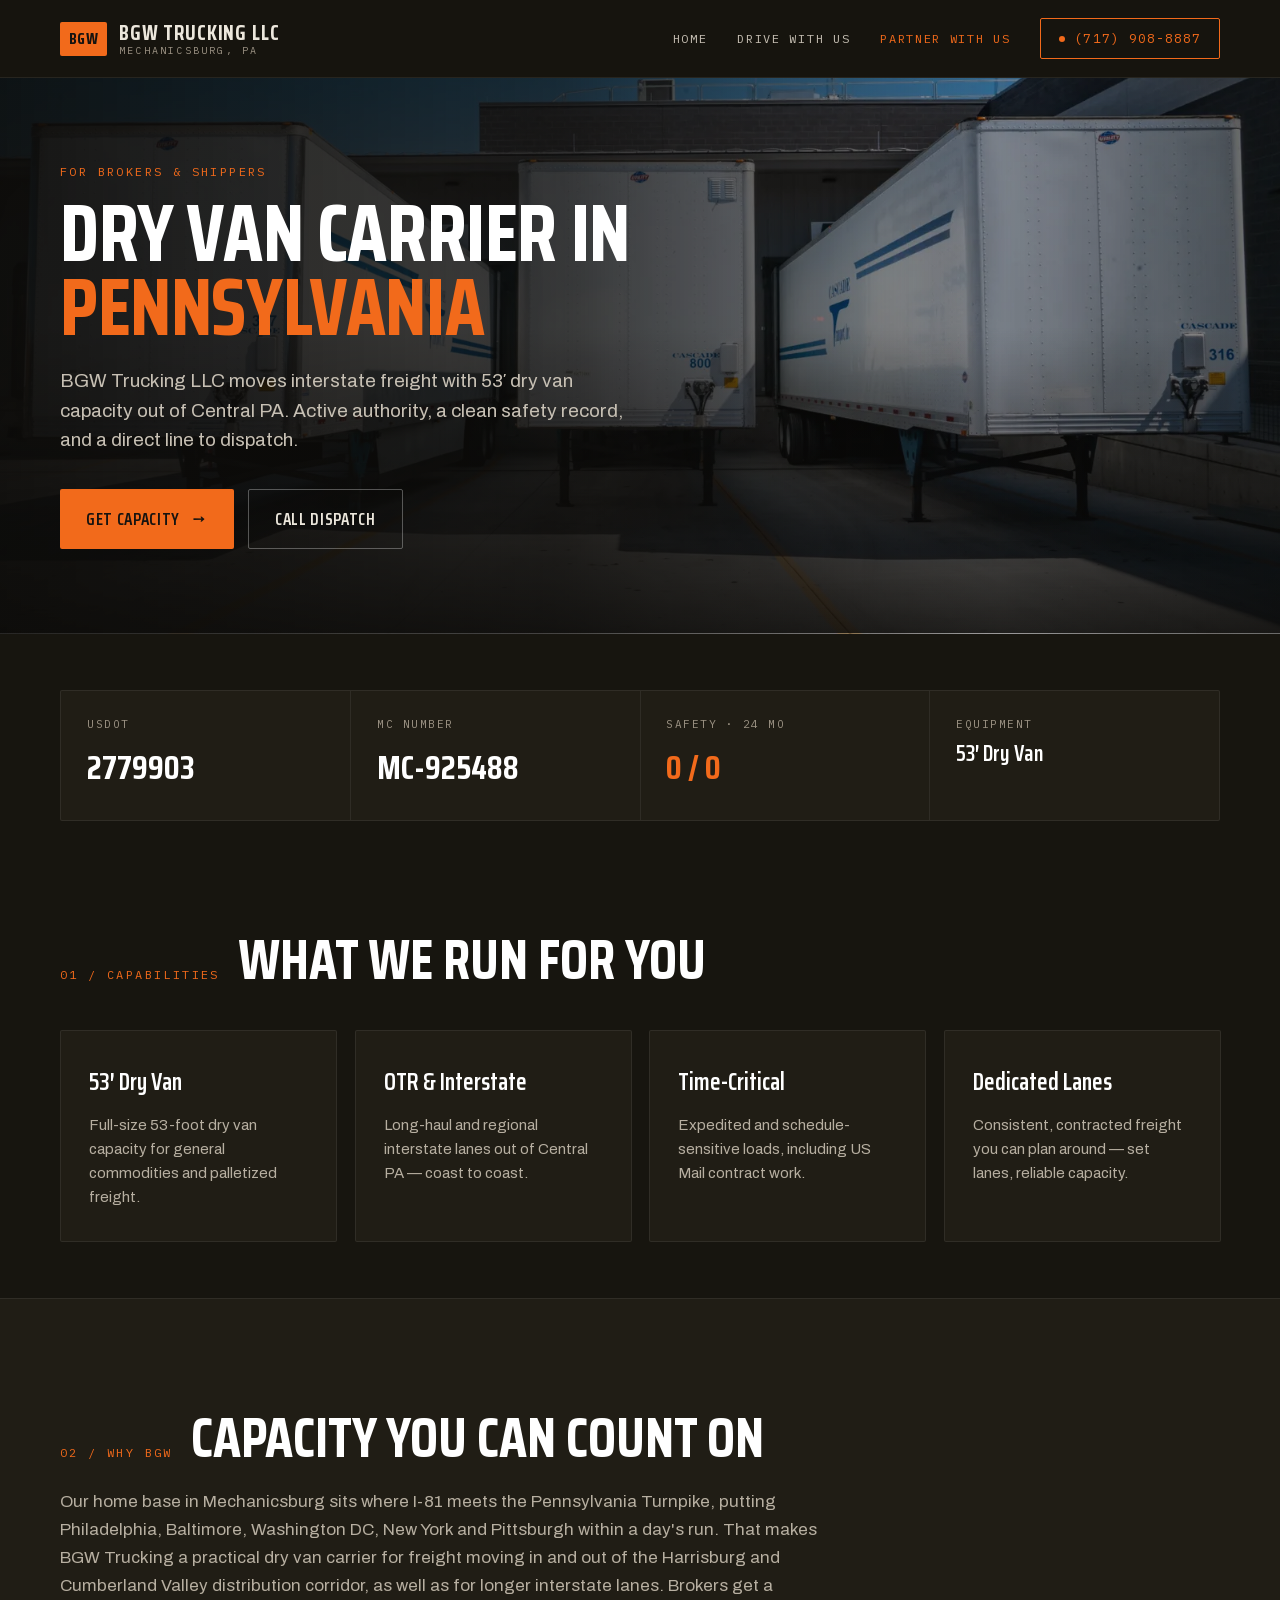
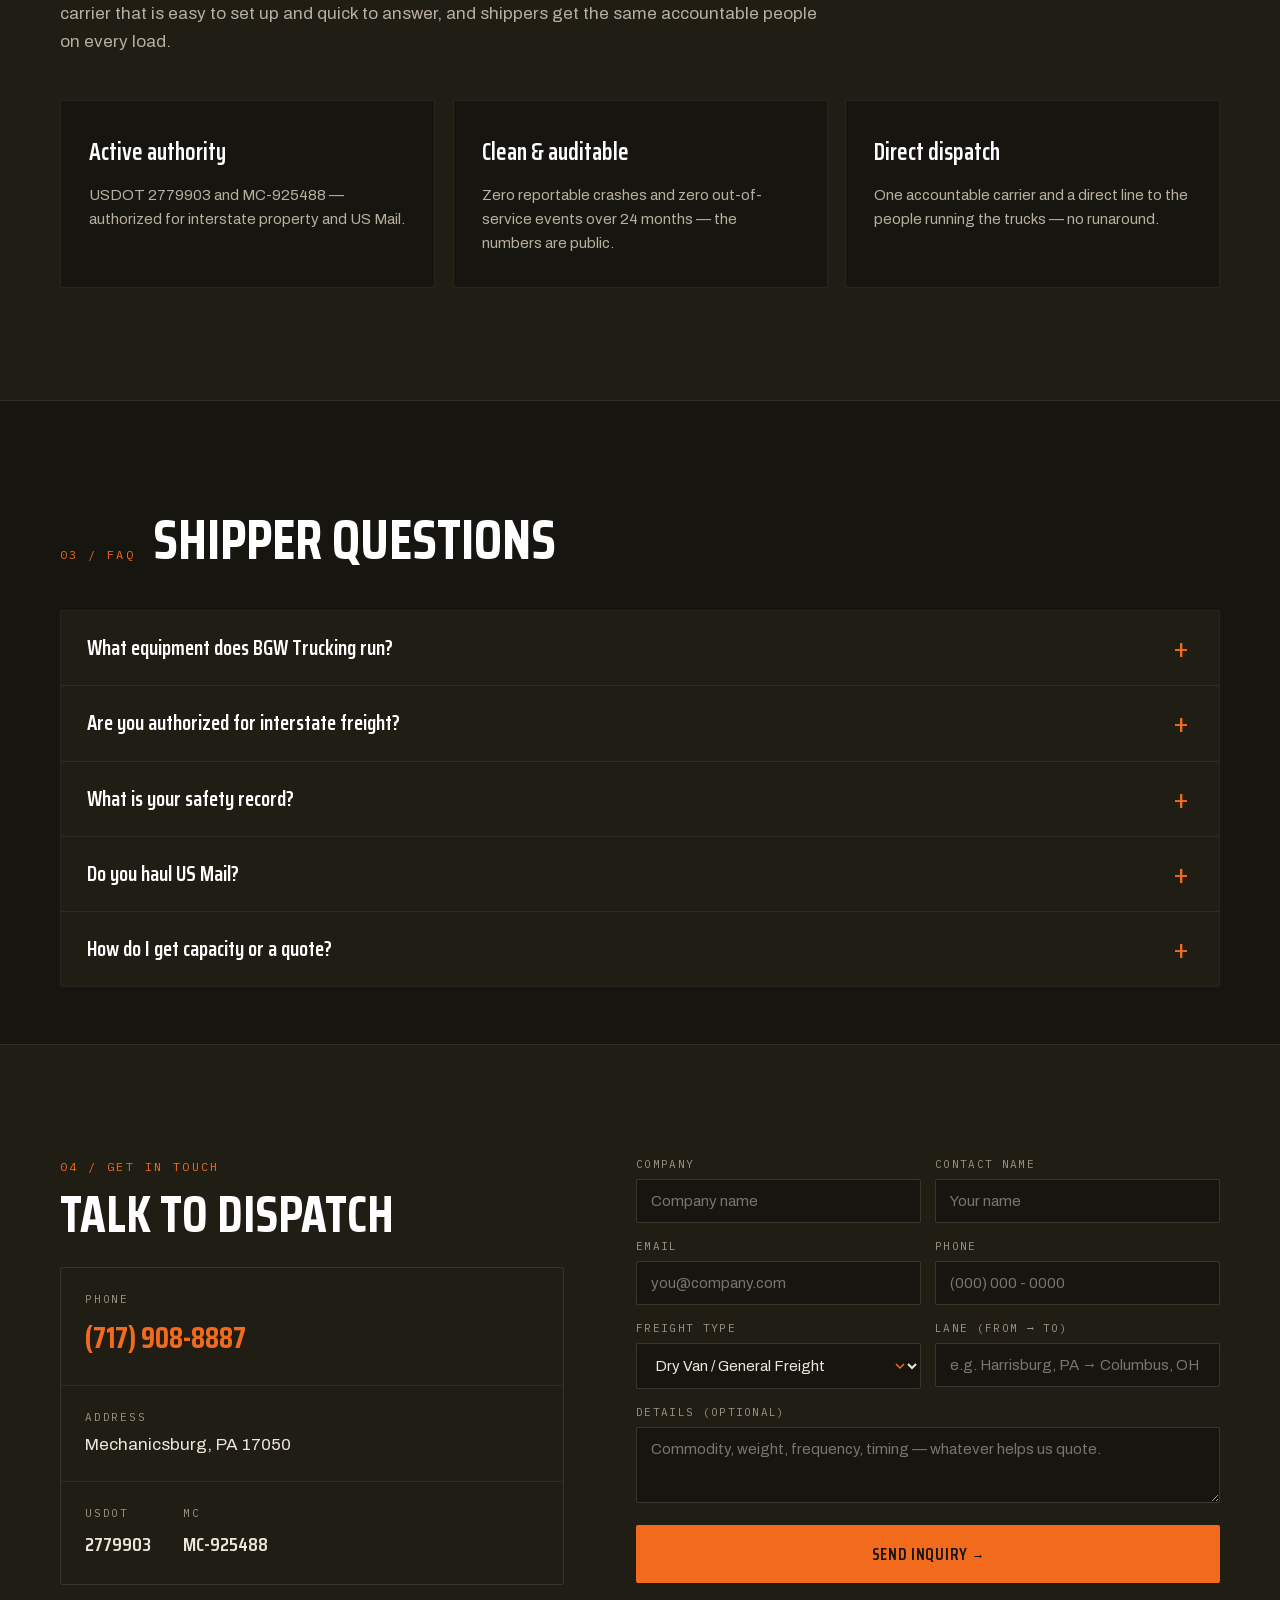
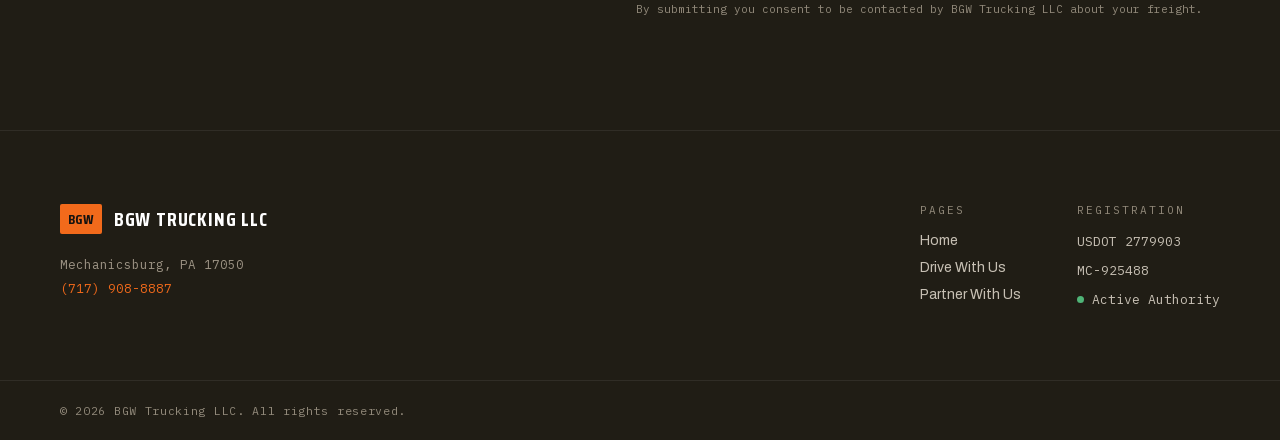
<file: shippers/index.html>
<!DOCTYPE html>
<html lang="en">
<head>
  <meta charset="utf-8">
  <meta name="viewport" content="width=device-width, initial-scale=1">
  <script>document.documentElement.classList.add('js');</script>
  <script src="/analytics.js" defer></script>
  <title>Dry Van Carrier in Pennsylvania | BGW Trucking LLC</title>
  <meta name="description" content="Interstate 53′ dry van carrier in Mechanicsburg, PA. OTR and regional capacity, US Mail authority, clean safety record. USDOT 2779903 · MC-925488.">
  <meta name="robots" content="index, follow">
  <meta name="theme-color" content="#17150F">
  <link rel="canonical" href="https://bgwtrucking.com/shippers/">
  <meta property="og:type" content="website">
  <meta property="og:site_name" content="BGW Trucking LLC">
  <meta property="og:locale" content="en_US">
  <meta property="og:url" content="https://bgwtrucking.com/shippers/">
  <meta property="og:title" content="Dry Van Carrier in Pennsylvania — BGW Trucking LLC">
  <meta property="og:description" content="Active interstate dry van carrier with 53′ capacity and a clean safety record. Brokers and shippers — get capacity now.">
  <meta property="og:image" content="https://bgwtrucking.com/og-image.jpg">
  <meta property="og:image:width" content="1200">
  <meta property="og:image:height" content="630">
  <meta property="og:image:alt" content="BGW Trucking semi truck on the highway">
  <meta name="twitter:card" content="summary_large_image">
  <meta name="twitter:title" content="Dry Van Carrier in Pennsylvania — BGW Trucking LLC">
  <meta name="twitter:description" content="Active interstate dry van carrier with 53′ capacity and a clean safety record. Brokers and shippers — get capacity now.">
  <meta name="twitter:image" content="https://bgwtrucking.com/og-image.jpg">
  <script type="application/ld+json">
  {
    "@context": "https://schema.org",
    "@type": "FAQPage",
    "mainEntity": [
      { "@type": "Question", "name": "What equipment does BGW Trucking run?", "acceptedAnswer": { "@type": "Answer", "text": "53-foot dry vans for general commodities and palletized freight." } },
      { "@type": "Question", "name": "Are you authorized for interstate freight?", "acceptedAnswer": { "@type": "Answer", "text": "Yes. We hold active interstate operating authority — USDOT 2779903 and MC-925488 — for property across state lines." } },
      { "@type": "Question", "name": "What is your safety record?", "acceptedAnswer": { "@type": "Answer", "text": "Zero reportable crashes and zero out-of-service events over the last 24 months." } },
      { "@type": "Question", "name": "Do you haul US Mail?", "acceptedAnswer": { "@type": "Answer", "text": "Yes, we hold US Mail contract authority for schedule-critical work." } },
      { "@type": "Question", "name": "How do I get capacity or a quote?", "acceptedAnswer": { "@type": "Answer", "text": "Send an inquiry through our contact page or call dispatch directly at (717) 908-8887." } }
    ]
  }
  </script>
  <link rel="icon" type="image/svg+xml" href="/favicon.svg">
  <style>
/* BGW Trucking — motion layer.
   Progressive enhancement: everything below is gated on the `.js` class
   (added synchronously in <head>) and on prefers-reduced-motion, so the
   site stays fully visible and static when JS or motion is unavailable. */

/* Sticky nav gains a soft shadow once the page is scrolled */
header { transition: box-shadow .3s ease, background .3s ease; }
header.scrolled { box-shadow: 0 12px 30px -14px rgba(0,0,0,0.75); }

@media (prefers-reduced-motion: no-preference) {

  /* ---- Scroll reveal (applied to content blocks by animations.js) ---- */
  .js .reveal {
    opacity: 0;
    transform: translateY(26px);
    transition: opacity .7s cubic-bezier(.16,.84,.44,1),
                transform .7s cubic-bezier(.16,.84,.44,1);
    will-change: opacity, transform;
  }
  .js .reveal.is-visible { opacity: 1; transform: none; }

  /* ---- Hero entrance (CSS-only so there is no first-paint flash) ---- */
  .js body > div > main > section:first-of-type > div > div > * {
    opacity: 0;
    animation: bgwHeroIn .85s cubic-bezier(.16,.84,.44,1) forwards;
  }
  .js body > div > main > section:first-of-type > div > div > *:nth-child(1) { animation-delay: .10s; }
  .js body > div > main > section:first-of-type > div > div > *:nth-child(2) { animation-delay: .22s; }
  .js body > div > main > section:first-of-type > div > div > *:nth-child(3) { animation-delay: .34s; }
  .js body > div > main > section:first-of-type > div > div > *:nth-child(4) { animation-delay: .46s; }
  /* The headline is the LCP element — it rises in but never starts invisible,
     so the browser can count it as painted on the first frame. */
  .js body > div > main > section:first-of-type > div > div > h1 {
    opacity: 1;
    animation-name: bgwHeroRise;
  }
  @keyframes bgwHeroRise {
    from { transform: translateY(22px); }
    to   { transform: none; }
  }
  @keyframes bgwHeroIn {
    from { opacity: 0; transform: translateY(22px); }
    to   { opacity: 1; transform: none; }
  }

  /* ---- Card hover lift (applied to bordered cards by animations.js) ---- */
  .lift { transition: transform .25s ease, border-color .25s ease, box-shadow .25s ease; }
  .lift:hover {
    transform: translateY(-5px);
    border-color: rgba(242,106,27,0.55) !important;
    box-shadow: 0 18px 44px -16px rgba(0,0,0,0.65);
  }

  /* ---- Arrow nudge on primary/ghost buttons ---- */
  .btn-primary span, .btn-ghost span { transition: transform .2s ease; }
  .btn-primary:hover span, .btn-ghost:hover span { transform: translateX(5px); }

  /* ---- Phone CTA pulse — gentle "call us" cue on the nav phone button ---- */
  .phone-btn { animation: bgwCallPulse 2.4s ease-in-out infinite; }
  .phone-btn:hover { animation: none; } /* settle once the user engages */
  @keyframes bgwCallPulse {
    0%   { box-shadow: 0 0 0 0 rgba(242,106,27,0.40); }
    70%  { box-shadow: 0 0 0 7px rgba(242,106,27,0); }
    100% { box-shadow: 0 0 0 0 rgba(242,106,27,0); }
  }
  .phone-btn > span { animation: bgwCallDot 2.4s ease-in-out infinite; }
  @keyframes bgwCallDot { 0%, 100% { opacity: 1; } 50% { opacity: .4; } }
}

/* ---- FAQ accordion — answers stay in the DOM (SEO-safe), collapsed only when JS can reopen them ---- */
.faq-q { width:100%; display:flex; align-items:center; justify-content:space-between; gap:20px; text-align:left; background:transparent; border:0; cursor:pointer; padding:24px 26px; color:#FFFFFF; }
.faq-ttl { font-family:'Saira Condensed','Saira Fallback',sans-serif; font-weight:600; font-size:clamp(18px,2vw,21px); line-height:1.25; }
.faq-ico { flex:none; width:24px; height:24px; display:inline-flex; align-items:center; justify-content:center; font-family:'Archivo','Archivo Fallback',sans-serif; font-size:26px; line-height:1; color:var(--accent); }
.faq-a { display:grid; grid-template-rows:1fr; }
.faq-a-inner { overflow:hidden; }
.faq-a p { margin:0; padding:0 26px 26px; font-family:'Archivo','Archivo Fallback',sans-serif; font-size:15px; line-height:1.6; color:#B7AFA1; }
.js .faq-a { grid-template-rows:0fr; }
.js .faq-item.open .faq-a { grid-template-rows:1fr; }
.js .faq-item.open .faq-ico { transform: rotate(45deg); }
@media (prefers-reduced-motion: no-preference) {
  .faq-a { transition: grid-template-rows .32s cubic-bezier(.16,.84,.44,1); }
  .faq-ico { transition: transform .3s ease; }
}
  </style>
  <link rel="preload" as="image" href="/assets/img/truck-1267325-800.webp" media="(max-width: 799px)" fetchpriority="high">
  <link rel="preload" as="image" href="/assets/img/truck-1267325-1600.webp" media="(min-width: 800px) and (max-width: 1599px)" fetchpriority="high">
  <link rel="preload" as="image" href="/assets/img/truck-1267325-2400.webp" media="(min-width: 1600px)" fetchpriority="high">
  <link rel="preload" as="font" type="font/woff2" href="/assets/fonts/saira-condensed-700.woff2" crossorigin>
  <link rel="preload" as="font" type="font/woff2" href="/assets/fonts/saira-condensed-600.woff2" crossorigin>
  <link rel="preload" as="font" type="font/woff2" href="/assets/fonts/ibm-plex-mono-400.woff2" crossorigin>
  <link rel="preload" as="font" type="font/woff2" href="/assets/fonts/ibm-plex-mono-500.woff2" crossorigin>
  <style>/* Metric-matched fallbacks: text keeps the same size while web fonts load, so nothing shifts */
@font-face { font-family:'Saira Fallback'; font-weight:100 500; src:local('Arial'),local('ArialMT'),local('Liberation Sans'),local('Arimo'); size-adjust:70%; ascent-override:162.1%; descent-override:62.7%; line-gap-override:0%; }
@font-face { font-family:'Saira Fallback'; font-weight:600 900; src:local('Arial Bold'),local('Arial-BoldMT'),local('Liberation Sans Bold'),local('Arimo Bold'); size-adjust:70%; ascent-override:162.1%; descent-override:62.7%; line-gap-override:0%; }
@font-face { font-family:'Archivo Fallback'; src:local('Arial'),local('ArialMT'),local('Liberation Sans'),local('Arimo'); size-adjust:102.5%; ascent-override:85.7%; descent-override:20.5%; line-gap-override:0%; }
@font-face { font-family:'Plex Fallback'; src:local('Courier New'),local('CourierNewPSMT'),local('Liberation Mono'),local('Cousine'); size-adjust:100%; ascent-override:102.5%; descent-override:27.5%; line-gap-override:0%; }
  </style>
  <style>/* Self-hosted fonts (latin), inlined to skip a request */
@font-face {
  font-family: 'Archivo';
  font-style: normal;
  font-weight: 400;
  font-stretch: 100%;
  font-display: swap;
  src: url(/assets/fonts/archivo-var.woff2) format('woff2');
  unicode-range: U+0000-00FF, U+0131, U+0152-0153, U+02BB-02BC, U+02C6, U+02DA, U+02DC, U+0304, U+0308, U+0329, U+2000-206F, U+20AC, U+2122, U+2191, U+2193, U+2212, U+2215, U+FEFF, U+FFFD;
}
@font-face {
  font-family: 'Archivo';
  font-style: normal;
  font-weight: 500;
  font-stretch: 100%;
  font-display: swap;
  src: url(/assets/fonts/archivo-var.woff2) format('woff2');
  unicode-range: U+0000-00FF, U+0131, U+0152-0153, U+02BB-02BC, U+02C6, U+02DA, U+02DC, U+0304, U+0308, U+0329, U+2000-206F, U+20AC, U+2122, U+2191, U+2193, U+2212, U+2215, U+FEFF, U+FFFD;
}
@font-face {
  font-family: 'Archivo';
  font-style: normal;
  font-weight: 600;
  font-stretch: 100%;
  font-display: swap;
  src: url(/assets/fonts/archivo-var.woff2) format('woff2');
  unicode-range: U+0000-00FF, U+0131, U+0152-0153, U+02BB-02BC, U+02C6, U+02DA, U+02DC, U+0304, U+0308, U+0329, U+2000-206F, U+20AC, U+2122, U+2191, U+2193, U+2212, U+2215, U+FEFF, U+FFFD;
}
@font-face {
  font-family: 'IBM Plex Mono';
  font-style: normal;
  font-weight: 400;
  font-display: swap;
  src: url(/assets/fonts/ibm-plex-mono-400.woff2) format('woff2');
  unicode-range: U+0000-00FF, U+0131, U+0152-0153, U+02BB-02BC, U+02C6, U+02DA, U+02DC, U+0304, U+0308, U+0329, U+2000-206F, U+20AC, U+2122, U+2191, U+2193, U+2212, U+2215, U+FEFF, U+FFFD;
}
@font-face {
  font-family: 'IBM Plex Mono';
  font-style: normal;
  font-weight: 500;
  font-display: swap;
  src: url(/assets/fonts/ibm-plex-mono-500.woff2) format('woff2');
  unicode-range: U+0000-00FF, U+0131, U+0152-0153, U+02BB-02BC, U+02C6, U+02DA, U+02DC, U+0304, U+0308, U+0329, U+2000-206F, U+20AC, U+2122, U+2191, U+2193, U+2212, U+2215, U+FEFF, U+FFFD;
}
@font-face {
  font-family: 'Saira Condensed';
  font-style: normal;
  font-weight: 500;
  font-display: swap;
  src: url(/assets/fonts/saira-condensed-500.woff2) format('woff2');
  unicode-range: U+0000-00FF, U+0131, U+0152-0153, U+02BB-02BC, U+02C6, U+02DA, U+02DC, U+0304, U+0308, U+0329, U+2000-206F, U+20AC, U+2122, U+2191, U+2193, U+2212, U+2215, U+FEFF, U+FFFD;
}
@font-face {
  font-family: 'Saira Condensed';
  font-style: normal;
  font-weight: 600;
  font-display: swap;
  src: url(/assets/fonts/saira-condensed-600.woff2) format('woff2');
  unicode-range: U+0000-00FF, U+0131, U+0152-0153, U+02BB-02BC, U+02C6, U+02DA, U+02DC, U+0304, U+0308, U+0329, U+2000-206F, U+20AC, U+2122, U+2191, U+2193, U+2212, U+2215, U+FEFF, U+FFFD;
}
@font-face {
  font-family: 'Saira Condensed';
  font-style: normal;
  font-weight: 700;
  font-display: swap;
  src: url(/assets/fonts/saira-condensed-700.woff2) format('woff2');
  unicode-range: U+0000-00FF, U+0131, U+0152-0153, U+02BB-02BC, U+02C6, U+02DA, U+02DC, U+0304, U+0308, U+0329, U+2000-206F, U+20AC, U+2122, U+2191, U+2193, U+2212, U+2215, U+FEFF, U+FFFD;
}
  </style>
  <style>
    :root { --accent:#F26A1B; --bg:#17150F; --bg2:#201D15; --border:rgba(255,255,255,0.07); --maxw:1240px; }
    *, *::before, *::after { box-sizing: border-box; }
    html { scroll-behavior: smooth; }
    body { margin: 0; background: var(--bg); -webkit-font-smoothing: antialiased; text-rendering: optimizeLegibility; }
    ::selection { background: var(--accent); color: #161310; }
    .nav-link { transition: color .15s ease; }
    .nav-link:hover { color: #FFFFFF; }
    .phone-btn { transition: background .15s ease, border-color .15s ease; }
    .phone-btn:hover { background: rgba(242,106,27,0.16); border-color: #FF8A47; }
    .btn-primary { transition: filter .15s ease; }
    .btn-primary:hover { filter: brightness(1.08); }
    .btn-ghost { transition: border-color .15s ease, background .15s ease; }
    .btn-ghost:hover { border-color: #FFFFFF; background: rgba(255,255,255,0.06); }
    /* Hero image: sized per viewport so phones don't download the 2400px file */
    .hero { --hero-img: url('/assets/img/truck-1267325-800.webp'); }
    @media (min-width: 800px) { .hero { --hero-img: url('/assets/img/truck-1267325-1600.webp'); } }
    @media (min-width: 1600px) { .hero { --hero-img: url('/assets/img/truck-1267325-2400.webp'); } }
  </style>
</head>
<body>
<div style="min-height:100vh; background:var(--bg); color:#ECE7DC; font-family:'Archivo','Archivo Fallback',sans-serif; overflow-x:hidden;">

  <!-- ===== NAV ===== -->
  <header style="position:sticky; top:0; z-index:50; background:color-mix(in srgb, var(--bg) 88%, transparent); backdrop-filter:blur(10px); border-bottom:1px solid var(--border);">
    <nav style="max-width:var(--maxw); margin:0 auto; padding:18px 40px; display:flex; align-items:center; justify-content:space-between; gap:24px; flex-wrap:wrap;">
      <a href="/" style="display:flex; align-items:center; gap:12px; text-decoration:none; color:inherit;">
        <span style="display:inline-flex; align-items:center; justify-content:center; height:34px; padding:0 9px; background:var(--accent); color:#161310; font-family:'Saira Condensed','Saira Fallback'; font-weight:700; font-size:16px; letter-spacing:0.02em; border-radius:2px;">BGW</span>
        <span style="display:flex; flex-direction:column; line-height:1;">
          <span style="font-family:'Saira Condensed','Saira Fallback'; font-weight:700; font-size:21px; letter-spacing:0.04em; white-space:nowrap;">BGW TRUCKING LLC</span>
          <span style="font-family:'IBM Plex Mono','Plex Fallback',monospace; font-size:10px; letter-spacing:0.22em; color:#9C9384; margin-top:3px;">MECHANICSBURG, PA</span>
        </span>
      </a>
      <div style="display:flex; align-items:center; gap:30px; flex-wrap:wrap;">
        <a href="/" class="nav-link" style="font-family:'IBM Plex Mono','Plex Fallback',monospace; font-size:12px; letter-spacing:0.14em; text-transform:uppercase; color:#C7C0B4; text-decoration:none;">Home</a>
        <a href="/drivers/" class="nav-link" style="font-family:'IBM Plex Mono','Plex Fallback',monospace; font-size:12px; letter-spacing:0.14em; text-transform:uppercase; color:#C7C0B4; text-decoration:none;">Drive With Us</a>
        <a href="/shippers/" style="font-family:'IBM Plex Mono','Plex Fallback',monospace; font-size:12px; letter-spacing:0.14em; text-transform:uppercase; color:var(--accent); text-decoration:none;">Partner With Us</a>
        <a href="tel:+17179088887" class="phone-btn" style="display:inline-flex; align-items:center; gap:9px; padding:11px 18px; border:1px solid var(--accent); color:var(--accent); font-family:'IBM Plex Mono','Plex Fallback',monospace; font-size:13px; letter-spacing:0.08em; text-decoration:none; border-radius:2px;">
          <span style="width:6px; height:6px; background:currentColor; border-radius:50%;"></span>(717) 908-8887
        </a>
      </div>
    </nav>
  </header>

  <main>

  <!-- ===== HERO ===== -->
  <section class="hero" style="position:relative; min-height:clamp(440px,58vh,600px); display:flex; align-items:center; border-bottom:1px solid var(--border); background:linear-gradient(90deg, rgba(12,11,9,0.94) 0%, rgba(12,11,9,0.78) 44%, rgba(12,11,9,0.35) 78%, rgba(12,11,9,0.58) 100%), linear-gradient(0deg, rgba(12,11,9,0.85) 0%, rgba(12,11,9,0) 55%), #0C0B09 var(--hero-img) center 60% / cover no-repeat;">
    <div style="max-width:var(--maxw); margin:0 auto; padding:clamp(48px,7vw,84px) 40px; width:100%;">
      <div style="max-width:760px;">
        <span style="font-family:'IBM Plex Mono','Plex Fallback',monospace; font-size:12px; letter-spacing:0.2em; color:var(--accent);">FOR BROKERS &amp; SHIPPERS</span>
        <h1 style="font-family:'Saira Condensed','Saira Fallback'; font-weight:700; text-transform:uppercase; font-size:clamp(40px,6.4vw,80px); line-height:0.92; letter-spacing:-0.005em; margin:18px 0 22px; color:#FFFFFF;">Dry van carrier in <span style="color:var(--accent);">Pennsylvania</span></h1>
        <p style="font-size:clamp(16px,1.6vw,19px); line-height:1.55; color:#C7C0B4; max-width:580px; margin:0 0 34px;">BGW Trucking LLC moves interstate freight with 53′ dry van capacity out of Central PA. Active authority, a clean safety record, and a direct line to dispatch.</p>
        <div style="display:flex; gap:14px; flex-wrap:wrap;">
          <a href="#inquire" class="btn-primary" style="display:inline-flex; align-items:center; gap:10px; padding:16px 26px; background:var(--accent); color:#161310; font-family:'Saira Condensed','Saira Fallback'; font-weight:600; font-size:17px; letter-spacing:0.04em; text-transform:uppercase; text-decoration:none; border-radius:2px;">Get capacity <span style="font-family:'Archivo','Archivo Fallback';">→</span></a>
          <a href="tel:+17179088887" class="btn-ghost" style="display:inline-flex; align-items:center; gap:10px; padding:16px 26px; background:transparent; color:#ECE7DC; border:1px solid rgba(255,255,255,0.30); font-family:'Saira Condensed','Saira Fallback'; font-weight:600; font-size:17px; letter-spacing:0.04em; text-transform:uppercase; text-decoration:none; border-radius:2px;">Call dispatch</a>
        </div>
      </div>
    </div>
  </section>

  <!-- ===== CREDENTIAL STRIP ===== -->
  <section style="max-width:var(--maxw); margin:0 auto; padding:clamp(40px,5vw,56px) 40px 0;">
    <div style="display:flex; flex-wrap:wrap; background:var(--bg2); border:1px solid var(--border); border-radius:2px;">
      <div style="flex:1 1 180px; padding:26px 26px; border-right:1px solid var(--border);"><div style="font-family:'IBM Plex Mono','Plex Fallback',monospace; font-size:11px; letter-spacing:0.14em; color:#9C9384; margin-bottom:10px;">USDOT</div><div style="font-family:'Saira Condensed','Saira Fallback'; font-weight:700; font-size:clamp(26px,2.6vw,34px); color:#FFFFFF;">2779903</div></div>
      <div style="flex:1 1 180px; padding:26px 26px; border-right:1px solid var(--border);"><div style="font-family:'IBM Plex Mono','Plex Fallback',monospace; font-size:11px; letter-spacing:0.14em; color:#9C9384; margin-bottom:10px;">MC NUMBER</div><div style="font-family:'Saira Condensed','Saira Fallback'; font-weight:700; font-size:clamp(26px,2.6vw,34px); color:#FFFFFF;">MC-925488</div></div>
      <div style="flex:1 1 180px; padding:26px 26px; border-right:1px solid var(--border);"><div style="font-family:'IBM Plex Mono','Plex Fallback',monospace; font-size:11px; letter-spacing:0.14em; color:#9C9384; margin-bottom:10px;">SAFETY · 24 MO</div><div style="font-family:'Saira Condensed','Saira Fallback'; font-weight:700; font-size:clamp(26px,2.6vw,34px); color:var(--accent);">0 / 0</div></div>
      <div style="flex:1 1 180px; padding:26px 26px;"><div style="font-family:'IBM Plex Mono','Plex Fallback',monospace; font-size:11px; letter-spacing:0.14em; color:#9C9384; margin-bottom:10px;">EQUIPMENT</div><div style="font-family:'Saira Condensed','Saira Fallback'; font-weight:600; font-size:clamp(18px,1.8vw,22px); line-height:1.15; color:#FFFFFF;">53′ Dry Van</div></div>
    </div>
  </section>

  <!-- ===== CAPABILITIES ===== -->
  <section style="max-width:var(--maxw); margin:0 auto; padding:clamp(64px,9vw,112px) 40px clamp(40px,5vw,56px);">
    <div style="display:flex; align-items:baseline; gap:18px; flex-wrap:wrap; margin-bottom:44px;">
      <span style="font-family:'IBM Plex Mono','Plex Fallback',monospace; font-size:12px; letter-spacing:0.2em; color:var(--accent);">01 / CAPABILITIES</span>
      <h2 style="font-family:'Saira Condensed','Saira Fallback'; font-weight:700; text-transform:uppercase; font-size:clamp(32px,4.4vw,56px); line-height:0.95; margin:0; color:#FFFFFF;">What we run for you</h2>
    </div>
    <div style="display:grid; grid-template-columns:repeat(auto-fit,minmax(260px,1fr)); gap:18px;">
      <div style="background:var(--bg2); border:1px solid var(--border); border-radius:2px; padding:32px 28px;"><h3 style="font-family:'Saira Condensed','Saira Fallback'; font-weight:600; font-size:24px; margin:0 0 12px; color:#FFFFFF;">53′ Dry Van</h3><p style="font-size:15px; line-height:1.6; color:#B7AFA1; margin:0;">Full-size 53-foot dry van capacity for general commodities and palletized freight.</p></div>
      <div style="background:var(--bg2); border:1px solid var(--border); border-radius:2px; padding:32px 28px;"><h3 style="font-family:'Saira Condensed','Saira Fallback'; font-weight:600; font-size:24px; margin:0 0 12px; color:#FFFFFF;">OTR &amp; Interstate</h3><p style="font-size:15px; line-height:1.6; color:#B7AFA1; margin:0;">Long-haul and regional interstate lanes out of Central PA — coast to coast.</p></div>
      <div style="background:var(--bg2); border:1px solid var(--border); border-radius:2px; padding:32px 28px;"><h3 style="font-family:'Saira Condensed','Saira Fallback'; font-weight:600; font-size:24px; margin:0 0 12px; color:#FFFFFF;">Time-Critical</h3><p style="font-size:15px; line-height:1.6; color:#B7AFA1; margin:0;">Expedited and schedule-sensitive loads, including US Mail contract work.</p></div>
      <div style="background:var(--bg2); border:1px solid var(--border); border-radius:2px; padding:32px 28px;"><h3 style="font-family:'Saira Condensed','Saira Fallback'; font-weight:600; font-size:24px; margin:0 0 12px; color:#FFFFFF;">Dedicated Lanes</h3><p style="font-size:15px; line-height:1.6; color:#B7AFA1; margin:0;">Consistent, contracted freight you can plan around — set lanes, reliable capacity.</p></div>
    </div>
  </section>

  <!-- ===== WHY PARTNER ===== -->
  <section style="background:var(--bg2); border-top:1px solid var(--border); border-bottom:1px solid var(--border);">
    <div style="max-width:var(--maxw); margin:0 auto; padding:clamp(64px,9vw,112px) 40px;">
      <div style="display:flex; align-items:baseline; gap:18px; flex-wrap:wrap; margin-bottom:44px;">
        <span style="font-family:'IBM Plex Mono','Plex Fallback',monospace; font-size:12px; letter-spacing:0.2em; color:var(--accent);">02 / WHY BGW</span>
        <h2 style="font-family:'Saira Condensed','Saira Fallback'; font-weight:700; text-transform:uppercase; font-size:clamp(32px,4.4vw,56px); line-height:0.95; margin:0; color:#FFFFFF;">Capacity you can count on</h2>
      </div>
      <p style="font-size:clamp(16px,1.5vw,17px); line-height:1.65; color:#B7AFA1; max-width:760px; margin:-20px 0 44px;">Our home base in Mechanicsburg sits where I-81 meets the Pennsylvania Turnpike, putting Philadelphia, Baltimore, Washington DC, New York and Pittsburgh within a day's run. That makes BGW Trucking a practical dry van carrier for freight moving in and out of the Harrisburg and Cumberland Valley distribution corridor, as well as for longer interstate lanes. Brokers get a carrier that is easy to set up and quick to answer, and shippers get the same accountable people on every load.</p>
      <div style="display:grid; grid-template-columns:repeat(auto-fit,minmax(260px,1fr)); gap:18px;">
        <div style="background:var(--bg); border:1px solid var(--border); border-radius:2px; padding:32px 28px;"><h3 style="font-family:'Saira Condensed','Saira Fallback'; font-weight:600; font-size:24px; margin:0 0 12px; color:#FFFFFF;">Active authority</h3><p style="font-size:15px; line-height:1.6; color:#B7AFA1; margin:0;">USDOT 2779903 and MC-925488 — authorized for interstate property and US Mail.</p></div>
        <div style="background:var(--bg); border:1px solid var(--border); border-radius:2px; padding:32px 28px;"><h3 style="font-family:'Saira Condensed','Saira Fallback'; font-weight:600; font-size:24px; margin:0 0 12px; color:#FFFFFF;">Clean &amp; auditable</h3><p style="font-size:15px; line-height:1.6; color:#B7AFA1; margin:0;">Zero reportable crashes and zero out-of-service events over 24 months — the numbers are public.</p></div>
        <div style="background:var(--bg); border:1px solid var(--border); border-radius:2px; padding:32px 28px;"><h3 style="font-family:'Saira Condensed','Saira Fallback'; font-weight:600; font-size:24px; margin:0 0 12px; color:#FFFFFF;">Direct dispatch</h3><p style="font-size:15px; line-height:1.6; color:#B7AFA1; margin:0;">One accountable carrier and a direct line to the people running the trucks — no runaround.</p></div>
      </div>
    </div>
  </section>

  <!-- ===== FAQ ===== -->
  <section style="max-width:var(--maxw); margin:0 auto; padding:clamp(64px,9vw,112px) 40px clamp(40px,5vw,56px);">
    <div style="display:flex; align-items:baseline; gap:18px; flex-wrap:wrap; margin-bottom:44px;">
      <span style="font-family:'IBM Plex Mono','Plex Fallback',monospace; font-size:12px; letter-spacing:0.2em; color:var(--accent);">03 / FAQ</span>
      <h2 style="font-family:'Saira Condensed','Saira Fallback'; font-weight:700; text-transform:uppercase; font-size:clamp(32px,4.4vw,56px); line-height:0.95; margin:0; color:#FFFFFF;">Shipper questions</h2>
    </div>
    <div style="border:1px solid var(--border); border-radius:2px; overflow:hidden;">
      <div class="faq-item" style="background:var(--bg2);">
        <button class="faq-q" aria-expanded="false"><span class="faq-ttl">What equipment does BGW Trucking run?</span><span class="faq-ico" aria-hidden="true">+</span></button>
        <div class="faq-a"><div class="faq-a-inner"><p>53-foot dry vans for general commodities and palletized freight.</p></div></div>
      </div>
      <div class="faq-item" style="background:var(--bg2); border-top:1px solid var(--border);">
        <button class="faq-q" aria-expanded="false"><span class="faq-ttl">Are you authorized for interstate freight?</span><span class="faq-ico" aria-hidden="true">+</span></button>
        <div class="faq-a"><div class="faq-a-inner"><p>Yes. We hold active interstate operating authority — USDOT 2779903 and MC-925488 — for property across state lines.</p></div></div>
      </div>
      <div class="faq-item" style="background:var(--bg2); border-top:1px solid var(--border);">
        <button class="faq-q" aria-expanded="false"><span class="faq-ttl">What is your safety record?</span><span class="faq-ico" aria-hidden="true">+</span></button>
        <div class="faq-a"><div class="faq-a-inner"><p>Zero reportable crashes and zero out-of-service events over the last 24 months.</p></div></div>
      </div>
      <div class="faq-item" style="background:var(--bg2); border-top:1px solid var(--border);">
        <button class="faq-q" aria-expanded="false"><span class="faq-ttl">Do you haul US Mail?</span><span class="faq-ico" aria-hidden="true">+</span></button>
        <div class="faq-a"><div class="faq-a-inner"><p>Yes, we hold US Mail contract authority for schedule-critical work.</p></div></div>
      </div>
      <div class="faq-item" style="background:var(--bg2); border-top:1px solid var(--border);">
        <button class="faq-q" aria-expanded="false"><span class="faq-ttl">How do I get capacity or a quote?</span><span class="faq-ico" aria-hidden="true">+</span></button>
        <div class="faq-a"><div class="faq-a-inner"><p>Send an inquiry through our contact page or call dispatch directly at (717) 908-8887.</p></div></div>
      </div>
    </div>
  </section>

  <!-- ===== CTA ===== -->
  <section id="inquire" style="background:var(--bg2); border-top:1px solid var(--border);">
    <div style="max-width:var(--maxw); margin:0 auto; padding:clamp(64px,9vw,112px) 40px; display:flex; gap:clamp(36px,6vw,72px); flex-wrap:wrap;">
      <!-- contact info -->
      <div style="flex:1 1 300px; min-width:280px;">
        <span style="font-family:'IBM Plex Mono','Plex Fallback',monospace; font-size:12px; letter-spacing:0.2em; color:var(--accent);">04 / GET IN TOUCH</span>
        <h2 style="font-family:'Saira Condensed','Saira Fallback'; font-weight:700; text-transform:uppercase; font-size:clamp(30px,4vw,52px); line-height:0.95; margin:16px 0 28px; color:#FFFFFF;">Talk to dispatch</h2>
        <div style="display:flex; flex-direction:column; gap:0; border:1px solid rgba(255,255,255,0.1); border-radius:2px; overflow:hidden;">
          <a href="tel:+17179088887" style="display:flex; flex-direction:column; gap:8px; padding:24px 24px; border-bottom:1px solid var(--border); text-decoration:none;"><span style="font-family:'IBM Plex Mono','Plex Fallback',monospace; font-size:11px; letter-spacing:0.16em; color:#9C9384;">PHONE</span><span style="font-family:'Saira Condensed','Saira Fallback'; font-weight:700; font-size:30px; color:var(--accent);">(717) 908-8887</span></a>
          <div style="display:flex; flex-direction:column; gap:8px; padding:24px 24px; border-bottom:1px solid var(--border);"><span style="font-family:'IBM Plex Mono','Plex Fallback',monospace; font-size:11px; letter-spacing:0.16em; color:#9C9384;">ADDRESS</span><span style="font-size:17px; line-height:1.5; color:#ECE7DC;">Mechanicsburg, PA 17050</span></div>
          <div style="display:flex; gap:32px; flex-wrap:wrap; padding:24px 24px;">
            <div style="display:flex; flex-direction:column; gap:8px;"><span style="font-family:'IBM Plex Mono','Plex Fallback',monospace; font-size:11px; letter-spacing:0.16em; color:#9C9384;">USDOT</span><span style="font-family:'Saira Condensed','Saira Fallback'; font-weight:600; font-size:20px; color:#ECE7DC;">2779903</span></div>
            <div style="display:flex; flex-direction:column; gap:8px;"><span style="font-family:'IBM Plex Mono','Plex Fallback',monospace; font-size:11px; letter-spacing:0.16em; color:#9C9384;">MC</span><span style="font-family:'Saira Condensed','Saira Fallback'; font-weight:600; font-size:20px; color:#ECE7DC;">MC-925488</span></div>
          </div>
        </div>
      </div>
      <!-- form -->
      <div style="flex:1 1 380px; min-width:300px;">
        <!-- Success message (hidden until submit) -->
        <div id="contact-success" style="display:none; border:1px solid var(--accent); background:rgba(242,106,27,0.08); border-radius:2px; padding:28px; gap:16px; align-items:flex-start;">
          <span style="font-family:'Saira Condensed','Saira Fallback'; font-weight:700; font-size:30px; color:var(--accent); line-height:1;">✓</span>
          <div><h3 style="font-family:'Saira Condensed','Saira Fallback'; font-weight:600; font-size:24px; margin:0 0 8px; color:#FFFFFF;">Inquiry sent</h3><p style="font-size:15px; line-height:1.6; color:#C7C0B4; margin:0;">Thanks — we'll be in touch about capacity shortly. For urgent freight, call (717) 908-8887.</p></div>
        </div>
        <form id="contact-form" novalidate style="display:flex; flex-direction:column; gap:16px;">
          <div style="display:flex; gap:14px; flex-wrap:wrap;">
            <label style="flex:1 1 160px; display:flex; flex-direction:column; gap:8px;"><span style="font-family:'IBM Plex Mono','Plex Fallback',monospace; font-size:11px; letter-spacing:0.12em; color:#9C9384;">COMPANY</span><input type="text" name="company" required placeholder="Company name" style="background:var(--bg); border:1px solid rgba(255,255,255,0.14); border-radius:2px; padding:13px 14px; color:#ECE7DC; font-family:'Archivo','Archivo Fallback'; font-size:15px;"></label>
            <label style="flex:1 1 160px; display:flex; flex-direction:column; gap:8px;"><span style="font-family:'IBM Plex Mono','Plex Fallback',monospace; font-size:11px; letter-spacing:0.12em; color:#9C9384;">CONTACT NAME</span><input type="text" name="name" required placeholder="Your name" style="background:var(--bg); border:1px solid rgba(255,255,255,0.14); border-radius:2px; padding:13px 14px; color:#ECE7DC; font-family:'Archivo','Archivo Fallback'; font-size:15px;"></label>
          </div>
          <div style="display:flex; gap:14px; flex-wrap:wrap;">
            <label style="flex:1 1 160px; display:flex; flex-direction:column; gap:8px;"><span style="font-family:'IBM Plex Mono','Plex Fallback',monospace; font-size:11px; letter-spacing:0.12em; color:#9C9384;">EMAIL</span><input type="email" name="email" required placeholder="you@company.com" style="background:var(--bg); border:1px solid rgba(255,255,255,0.14); border-radius:2px; padding:13px 14px; color:#ECE7DC; font-family:'Archivo','Archivo Fallback'; font-size:15px;"></label>
            <label style="flex:1 1 160px; display:flex; flex-direction:column; gap:8px;"><span style="font-family:'IBM Plex Mono','Plex Fallback',monospace; font-size:11px; letter-spacing:0.12em; color:#9C9384;">PHONE</span><input type="tel" name="phone" placeholder="(000) 000 - 0000" style="background:var(--bg); border:1px solid rgba(255,255,255,0.14); border-radius:2px; padding:13px 14px; color:#ECE7DC; font-family:'Archivo','Archivo Fallback'; font-size:15px;"></label>
          </div>
          <div style="display:flex; gap:14px; flex-wrap:wrap;">
            <label style="flex:1 1 160px; display:flex; flex-direction:column; gap:8px;"><span style="font-family:'IBM Plex Mono','Plex Fallback',monospace; font-size:11px; letter-spacing:0.12em; color:#9C9384;">FREIGHT TYPE</span>
              <select name="freight" style="background:var(--bg); border:1px solid rgba(255,255,255,0.14); border-radius:2px; padding:13px 14px; color:#ECE7DC; font-family:'Archivo','Archivo Fallback'; font-size:15px; background-image:url('data:image/svg+xml;utf8,<svg xmlns=%22http://www.w3.org/2000/svg%22 width=%2212%22 height=%2212%22 viewBox=%220 0 12 12%22><path d=%22M2 4l4 4 4-4%22 stroke=%22%23F26A1B%22 stroke-width=%221.5%22 fill=%22none%22/></svg>'); background-repeat:no-repeat; background-position:right 14px center;">
                <option>Dry Van / General Freight</option>
                <option>Expedited / Time-Critical</option>
                <option>Dedicated / Repeat Lanes</option>
                <option>Other</option>
              </select>
            </label>
            <label style="flex:1 1 160px; display:flex; flex-direction:column; gap:8px;"><span style="font-family:'IBM Plex Mono','Plex Fallback',monospace; font-size:11px; letter-spacing:0.12em; color:#9C9384;">LANE (FROM → TO)</span><input type="text" name="lane" placeholder="e.g. Harrisburg, PA → Columbus, OH" style="background:var(--bg); border:1px solid rgba(255,255,255,0.14); border-radius:2px; padding:13px 14px; color:#ECE7DC; font-family:'Archivo','Archivo Fallback'; font-size:15px;"></label>
          </div>
          <label style="display:flex; flex-direction:column; gap:8px;"><span style="font-family:'IBM Plex Mono','Plex Fallback',monospace; font-size:11px; letter-spacing:0.12em; color:#9C9384;">DETAILS (OPTIONAL)</span><textarea name="notes" rows="3" placeholder="Commodity, weight, frequency, timing — whatever helps us quote." style="background:var(--bg); border:1px solid rgba(255,255,255,0.14); border-radius:2px; padding:13px 14px; color:#ECE7DC; font-family:'Archivo','Archivo Fallback'; font-size:15px; resize:vertical;"></textarea></label>
          <button type="submit" class="btn-primary" style="margin-top:6px; padding:16px 26px; background:var(--accent); color:#161310; border:none; font-family:'Saira Condensed','Saira Fallback'; font-weight:600; font-size:17px; letter-spacing:0.04em; text-transform:uppercase; border-radius:2px; cursor:pointer;">Send inquiry →</button>
          <p style="font-family:'IBM Plex Mono','Plex Fallback',monospace; font-size:11px; line-height:1.6; color:#928A7B; margin:2px 0 0;">By submitting you consent to be contacted by BGW Trucking LLC about your freight.</p>
        </form>
      </div>
    </div>
  </section>

  </main>

  <!-- ===== FOOTER ===== -->
  <footer style="border-top:1px solid var(--border); background:var(--bg2);">
    <div style="max-width:var(--maxw); margin:0 auto; padding:clamp(48px,6vw,72px) 40px; display:flex; gap:48px; flex-wrap:wrap; justify-content:space-between;">
      <div style="flex:1 1 280px; min-width:240px;">
        <div style="display:flex; align-items:center; gap:12px; margin-bottom:18px;">
          <span style="display:inline-flex; align-items:center; justify-content:center; height:30px; padding:0 8px; background:var(--accent); color:#161310; font-family:'Saira Condensed','Saira Fallback'; font-weight:700; font-size:14px; letter-spacing:0.02em; border-radius:2px;">BGW</span>
          <span style="font-family:'Saira Condensed','Saira Fallback'; font-weight:700; font-size:20px; letter-spacing:0.04em; color:#FFFFFF;">BGW TRUCKING LLC</span>
        </div>
        <address style="font-style:normal; font-family:'IBM Plex Mono','Plex Fallback',monospace; font-size:12.5px; line-height:1.9; color:#9C9384; margin:0;">Mechanicsburg, PA 17050<br><a href="tel:+17179088887" style="color:var(--accent); text-decoration:none;">(717) 908-8887</a></address>
      </div>
      <div style="flex:0 1 auto; display:flex; gap:56px; flex-wrap:wrap;">
        <div>
          <div style="font-family:'IBM Plex Mono','Plex Fallback',monospace; font-size:11px; letter-spacing:0.18em; color:#928A7B; margin-bottom:16px;">PAGES</div>
          <div style="display:flex; flex-direction:column; gap:12px;">
            <a href="/" class="nav-link" style="font-size:14px; color:#C7C0B4; text-decoration:none;">Home</a>
            <a href="/drivers/" class="nav-link" style="font-size:14px; color:#C7C0B4; text-decoration:none;">Drive With Us</a>
            <a href="/shippers/" class="nav-link" style="font-size:14px; color:#C7C0B4; text-decoration:none;">Partner With Us</a>
          </div>
        </div>
        <div>
          <div style="font-family:'IBM Plex Mono','Plex Fallback',monospace; font-size:11px; letter-spacing:0.18em; color:#928A7B; margin-bottom:16px;">REGISTRATION</div>
          <div style="display:flex; flex-direction:column; gap:12px; font-family:'IBM Plex Mono','Plex Fallback',monospace; font-size:13px; color:#C7C0B4;">
            <span>USDOT 2779903</span>
            <span>MC-925488</span>
            <span style="display:inline-flex; align-items:center; gap:8px;"><span style="width:7px; height:7px; border-radius:50%; background:#4FB477;"></span>Active Authority</span>
          </div>
        </div>
      </div>
    </div>
    <div style="border-top:1px solid var(--border);">
      <div style="max-width:var(--maxw); margin:0 auto; padding:22px 40px; display:flex; gap:16px; flex-wrap:wrap; justify-content:space-between; font-family:'IBM Plex Mono','Plex Fallback',monospace; font-size:11.5px; letter-spacing:0.06em; color:#928A7B;">
        <span>© <span id="year"></span> BGW Trucking LLC. All rights reserved.</span>
      </div>
    </div>
  </footer>

</div>
<script>
  document.getElementById('year').textContent = new Date().getFullYear();
  (function () {
    var form = document.getElementById('contact-form');
    var success = document.getElementById('contact-success');
    var endpoint = 'https://formsubmit.co/ajax/ac65b70526646fd401068b903a758ac7';
    form.addEventListener('submit', function (e) {
      e.preventDefault();
      if (!form.reportValidity()) return;
      var btn = form.querySelector('button[type="submit"]');
      var label = btn.textContent;
      btn.disabled = true; btn.style.opacity = '0.6'; btn.style.cursor = 'default'; btn.textContent = 'Sending…';
      var data = new FormData(form);
      data.append('_subject', 'New freight inquiry — BGW Trucking');
      data.append('_template', 'table');
      data.append('_captcha', 'false');
      fetch(endpoint, { method: 'POST', body: data, headers: { 'Accept': 'application/json' } })
        .then(function (r) { return r.json(); })
        .then(function () {
          form.style.display = 'none';
          success.style.display = 'flex';
          if (window.gtag) gtag('event', 'generate_lead', { form: 'freight_inquiry' });
        })
        .catch(function () {
          btn.disabled = false; btn.style.opacity = ''; btn.style.cursor = 'pointer'; btn.textContent = label;
          alert('Something went wrong sending your inquiry. Please call (717) 908-8887.');
        });
    });
  })();
</script>
<script src="/animations.js" defer></script>
</body>
</html>
</file>
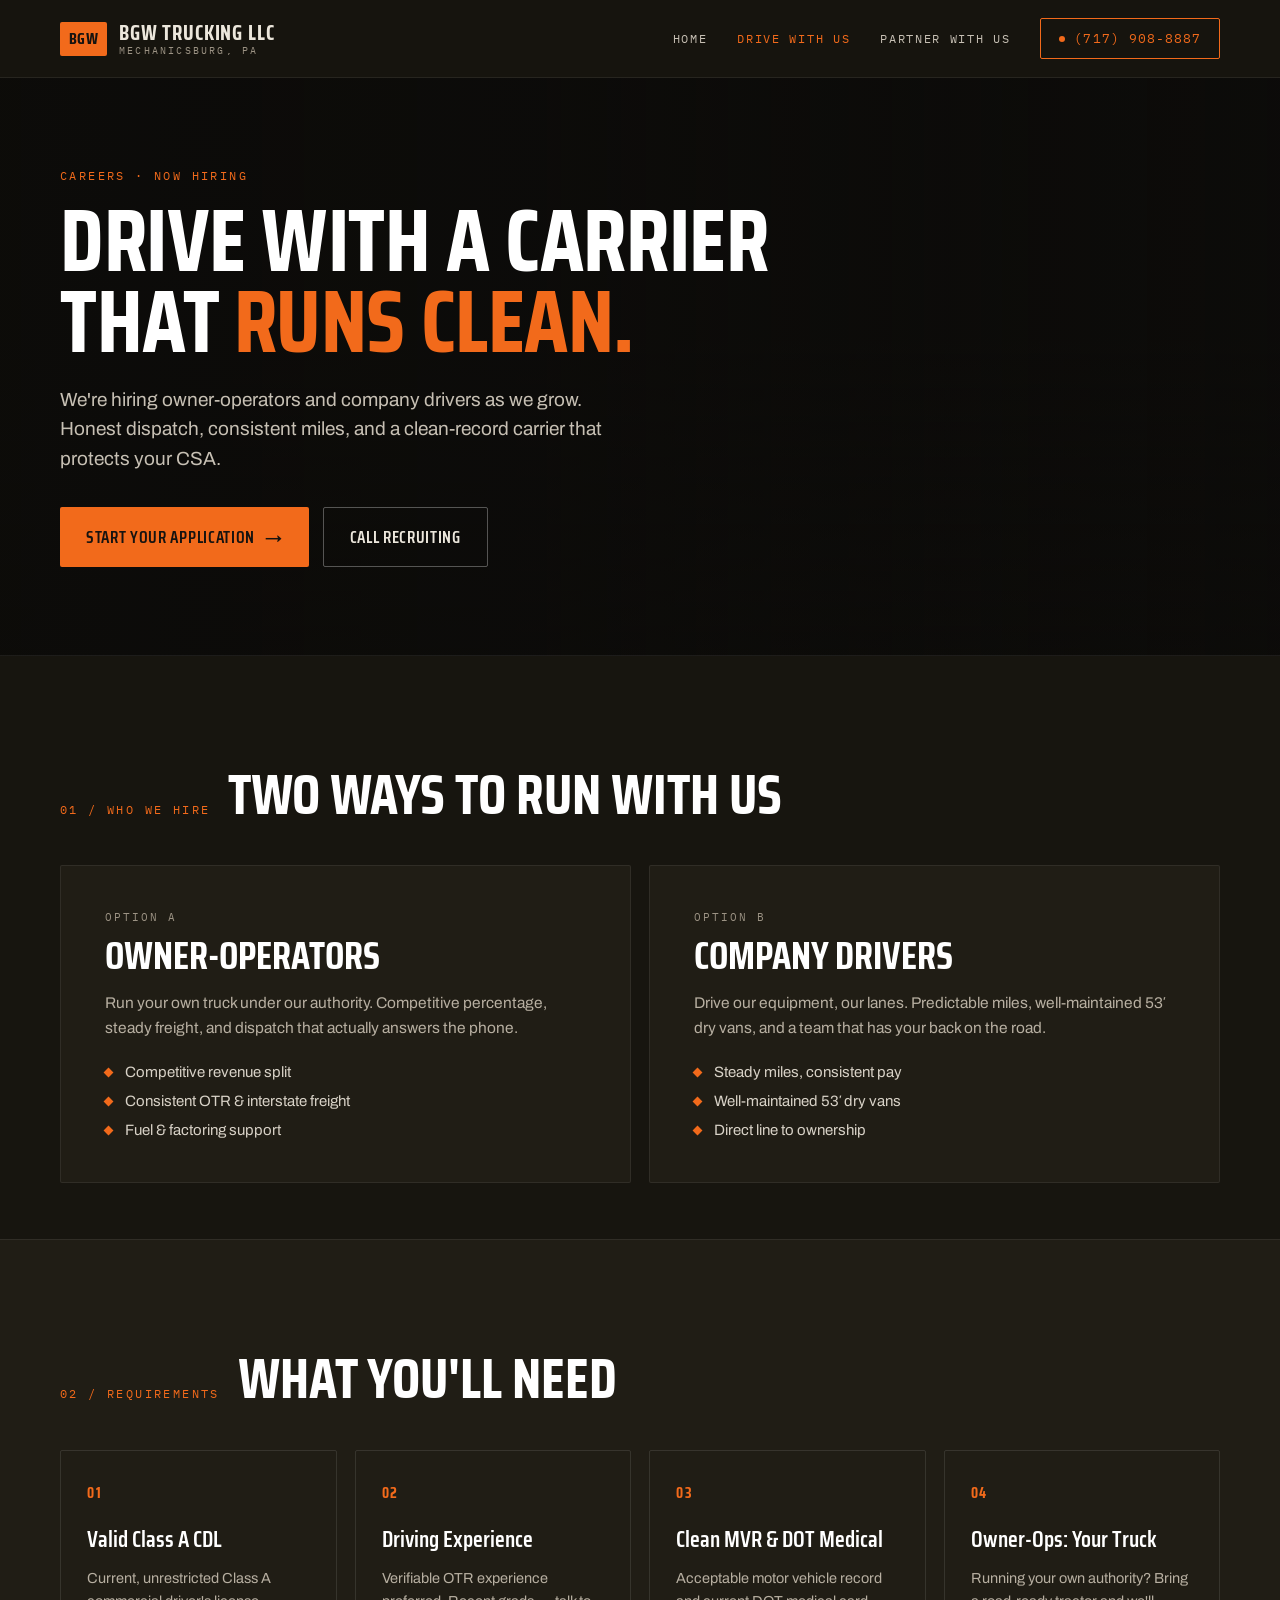
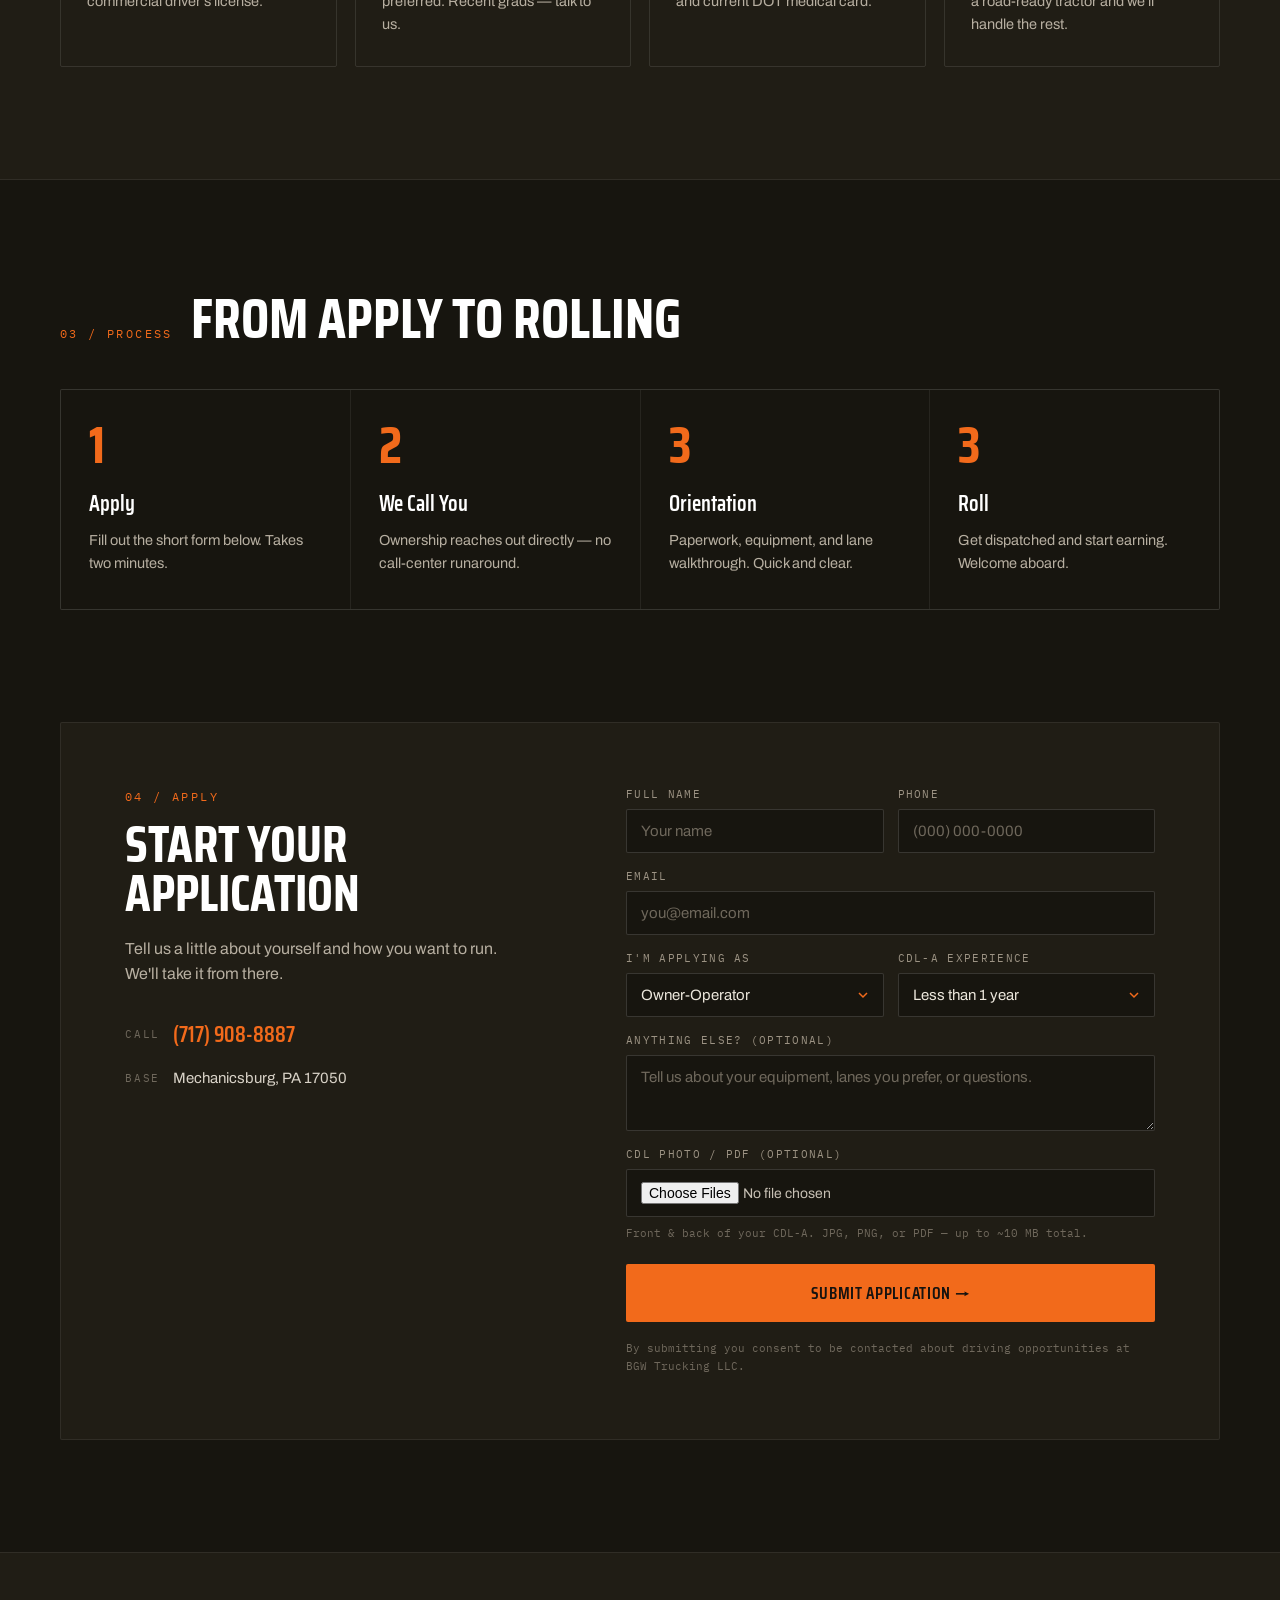
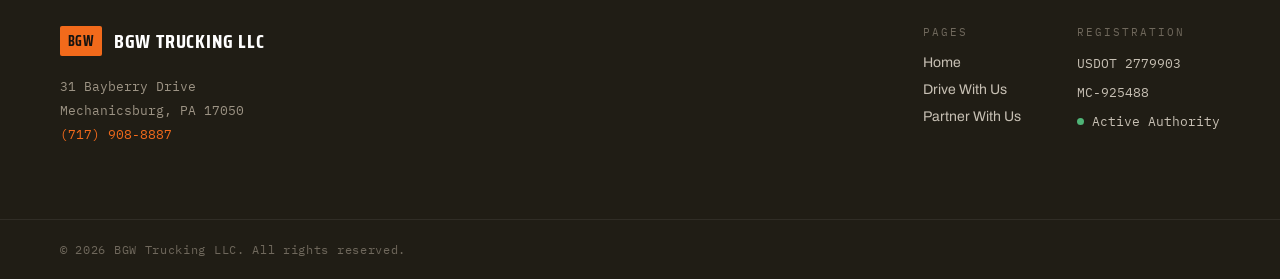
<file: apply.html>
<!DOCTYPE html>
<html lang="en">
<head>
  <meta charset="utf-8">
  <meta name="viewport" content="width=device-width, initial-scale=1">
  <link rel="icon" type="image/svg+xml" href="favicon.svg">
  <link rel="stylesheet" href="animations.css">
  <script>document.documentElement.classList.add('js');</script>
  <script src="analytics.js"></script>
  <title>Drive With Us · BGW Trucking LLC · CDL-A Owner-Operators & Company Drivers</title>
  <meta name="description" content="Now hiring CDL-A owner-operators and company drivers at BGW Trucking LLC, Mechanicsburg PA. Honest dispatch, consistent miles, a clean-record carrier. Apply today.">
  <meta name="robots" content="index, follow">
  <meta name="theme-color" content="#17150F">
  <link rel="canonical" href="https://bgwtrucking.com/apply.html">
  <!-- Open Graph (Facebook, LinkedIn, iMessage, etc.) -->
  <meta property="og:type" content="website">
  <meta property="og:site_name" content="BGW Trucking LLC">
  <meta property="og:locale" content="en_US">
  <meta property="og:url" content="https://bgwtrucking.com/apply.html">
  <meta property="og:title" content="Drive With Us — CDL-A Jobs at BGW Trucking LLC">
  <meta property="og:description" content="Now hiring owner-operators and company drivers. Honest dispatch, consistent miles, a clean-record carrier that protects your CSA.">
  <meta property="og:image" content="https://bgwtrucking.com/og-image.jpg">
  <meta property="og:image:width" content="1200">
  <meta property="og:image:height" content="630">
  <meta property="og:image:alt" content="BGW Trucking semi truck on the highway">
  <!-- Twitter / X -->
  <meta name="twitter:card" content="summary_large_image">
  <meta name="twitter:title" content="Drive With Us — CDL-A Jobs at BGW Trucking LLC">
  <meta name="twitter:description" content="Now hiring owner-operators and company drivers. Honest dispatch, consistent miles, a clean-record carrier that protects your CSA.">
  <meta name="twitter:image" content="https://bgwtrucking.com/og-image.jpg">
  <script type="application/ld+json">
  {
    "@context": "https://schema.org",
    "@type": ["Organization", "LocalBusiness"],
    "name": "BGW Trucking LLC",
    "url": "https://bgwtrucking.com/",
    "logo": "https://bgwtrucking.com/favicon.svg",
    "image": "https://bgwtrucking.com/og-image.jpg",
    "telephone": "+1-717-908-8887",
    "address": {
      "@type": "PostalAddress",
      "streetAddress": "31 Bayberry Drive",
      "addressLocality": "Mechanicsburg",
      "addressRegion": "PA",
      "postalCode": "17050",
      "addressCountry": "US"
    },
    "areaServed": "US",
    "description": "Active interstate property carrier based in Mechanicsburg, PA. USDOT 2779903, MC-925488.",
    "identifier": [
      { "@type": "PropertyValue", "name": "USDOT", "value": "2779903" },
      { "@type": "PropertyValue", "name": "MC", "value": "925488" }
    ]
  }
  </script>
  <link rel="preconnect" href="https://fonts.googleapis.com">
  <link rel="preconnect" href="https://fonts.gstatic.com" crossorigin>
  <link href="https://fonts.googleapis.com/css2?family=Saira+Condensed:wght@500;600;700&family=Archivo:wght@400;500;600&family=IBM+Plex+Mono:wght@400;500&display=swap" rel="stylesheet">
  <style>
    :root {
      --accent: #F26A1B;
      --bg: #17150F;
      --bg2: #201D15;
      --border: rgba(255,255,255,0.07);
      --maxw: 1240px;
    }
    *, *::before, *::after { box-sizing: border-box; }
    html { scroll-behavior: smooth; }
    body { margin: 0; background: var(--bg); -webkit-font-smoothing: antialiased; text-rendering: optimizeLegibility; }
    ::selection { background: var(--accent); color: #161310; }
    input::placeholder, textarea::placeholder { color: #6F685C; }
    input:focus, textarea:focus, select:focus { outline: none; border-color: var(--accent) !important; }
    select { -webkit-appearance: none; appearance: none; }

    /* Hover behaviours (ported from the design's style-hover attributes) */
    .nav-link { transition: color .15s ease; }
    .nav-link:hover { color: #FFFFFF; }
    .phone-btn { transition: background .15s ease, border-color .15s ease; }
    .phone-btn:hover { background: rgba(242,106,27,0.16); border-color: #FF8A47; }
    .btn-primary { transition: filter .15s ease; }
    .btn-primary:hover { filter: brightness(1.08); }
    .btn-ghost { transition: border-color .15s ease, background .15s ease; }
    .btn-ghost:hover { border-color: #FFFFFF; background: rgba(255,255,255,0.06); }
  </style>
</head>
<body>
<div style="min-height:100vh; background:var(--bg); color:#ECE7DC; font-family:'Archivo',sans-serif; overflow-x:hidden;">

  <!-- ===== NAV ===== -->
  <header style="position:sticky; top:0; z-index:50; background:color-mix(in srgb, var(--bg) 88%, transparent); backdrop-filter:blur(10px); border-bottom:1px solid var(--border);">
    <nav style="max-width:var(--maxw); margin:0 auto; padding:18px 40px; display:flex; align-items:center; justify-content:space-between; gap:24px; flex-wrap:wrap;">
      <a href="index.html" style="display:flex; align-items:center; gap:12px; text-decoration:none; color:inherit;">
        <span style="display:inline-flex; align-items:center; justify-content:center; height:34px; padding:0 9px; background:var(--accent); color:#161310; font-family:'Saira Condensed'; font-weight:700; font-size:16px; letter-spacing:0.02em; border-radius:2px;">BGW</span>
        <span style="display:flex; flex-direction:column; line-height:1;">
          <span style="font-family:'Saira Condensed'; font-weight:700; font-size:21px; letter-spacing:0.04em; white-space:nowrap;">BGW TRUCKING LLC</span>
          <span style="font-family:'IBM Plex Mono'; font-size:10px; letter-spacing:0.22em; color:#9C9384; margin-top:3px;">MECHANICSBURG, PA</span>
        </span>
      </a>
      <div style="display:flex; align-items:center; gap:30px; flex-wrap:wrap;">
        <a href="index.html" class="nav-link" style="font-family:'IBM Plex Mono'; font-size:12px; letter-spacing:0.14em; text-transform:uppercase; color:#C7C0B4; text-decoration:none;">Home</a>
        <a href="apply.html" style="font-family:'IBM Plex Mono'; font-size:12px; letter-spacing:0.14em; text-transform:uppercase; color:var(--accent); text-decoration:none;">Drive With Us</a>
        <a href="contact.html" class="nav-link" style="font-family:'IBM Plex Mono'; font-size:12px; letter-spacing:0.14em; text-transform:uppercase; color:#C7C0B4; text-decoration:none;">Partner With Us</a>
        <a href="tel:+17179088887" class="phone-btn" style="display:inline-flex; align-items:center; gap:9px; padding:11px 18px; border:1px solid var(--accent); color:var(--accent); font-family:'IBM Plex Mono'; font-size:13px; letter-spacing:0.08em; text-decoration:none; border-radius:2px;">
          <span style="width:6px; height:6px; background:currentColor; border-radius:50%;"></span>(717) 908-8887
        </a>
      </div>
    </nav>
  </header>

  <!-- ===== HERO ===== -->
  <section style="position:relative; min-height:clamp(480px,64vh,640px); display:flex; align-items:center; border-bottom:1px solid var(--border); background:linear-gradient(90deg, rgba(12,11,9,0.95) 0%, rgba(12,11,9,0.80) 42%, rgba(12,11,9,0.35) 74%, rgba(12,11,9,0.60) 100%), linear-gradient(0deg, rgba(12,11,9,0.85) 0%, rgba(12,11,9,0) 55%), #0C0B09 url('https://images.pexels.com/photos/2480807/pexels-photo-2480807.jpeg?auto=compress&amp;cs=tinysrgb&amp;w=2400') center 50% / cover no-repeat;">
    <div style="max-width:var(--maxw); margin:0 auto; padding:clamp(48px,7vw,88px) 40px; width:100%;">
      <div style="max-width:720px;">
        <span style="font-family:'IBM Plex Mono'; font-size:12px; letter-spacing:0.2em; color:var(--accent);">CAREERS · NOW HIRING</span>
        <h1 style="font-family:'Saira Condensed'; font-weight:700; text-transform:uppercase; font-size:clamp(44px,7vw,88px); line-height:0.92; letter-spacing:-0.005em; margin:18px 0 22px; color:#FFFFFF;">Drive with a carrier that <span style="color:var(--accent);">runs clean.</span></h1>
        <p style="font-size:clamp(16px,1.6vw,19px); line-height:1.55; color:#C7C0B4; max-width:560px; margin:0 0 34px;">We're hiring owner-operators and company drivers as we grow. Honest dispatch, consistent miles, and a clean-record carrier that protects your CSA.</p>
        <div style="display:flex; gap:14px; flex-wrap:wrap;">
          <a href="#apply" class="btn-primary" style="display:inline-flex; align-items:center; gap:10px; padding:16px 26px; background:var(--accent); color:#161310; font-family:'Saira Condensed'; font-weight:600; font-size:17px; letter-spacing:0.04em; text-transform:uppercase; text-decoration:none; border-radius:2px;">Start your application <span style="font-family:'Archivo';">→</span></a>
          <a href="tel:+17179088887" class="btn-ghost" style="display:inline-flex; align-items:center; gap:10px; padding:16px 26px; background:transparent; color:#ECE7DC; border:1px solid rgba(255,255,255,0.30); font-family:'Saira Condensed'; font-weight:600; font-size:17px; letter-spacing:0.04em; text-transform:uppercase; text-decoration:none; border-radius:2px;">Call recruiting</a>
        </div>
      </div>
    </div>
  </section>

  <!-- ===== TWO PATHS ===== -->
  <section style="max-width:var(--maxw); margin:0 auto; padding:clamp(64px,9vw,112px) 40px clamp(40px,5vw,56px);">
    <div style="display:flex; align-items:baseline; gap:18px; flex-wrap:wrap; margin-bottom:44px;">
      <span style="font-family:'IBM Plex Mono'; font-size:12px; letter-spacing:0.2em; color:var(--accent);">01 / WHO WE HIRE</span>
      <h2 style="font-family:'Saira Condensed'; font-weight:700; text-transform:uppercase; font-size:clamp(32px,4.4vw,56px); line-height:0.95; margin:0; color:#FFFFFF;">Two ways to run with us</h2>
    </div>
    <div style="display:grid; grid-template-columns:repeat(auto-fit,minmax(300px,1fr)); gap:18px;">
      <div style="background:var(--bg2); border:1px solid var(--border); border-radius:2px; padding:clamp(32px,3.5vw,44px); display:flex; flex-direction:column;">
        <span style="font-family:'IBM Plex Mono'; font-size:11px; letter-spacing:0.18em; color:#9C9384;">OPTION A</span>
        <h3 style="font-family:'Saira Condensed'; font-weight:700; text-transform:uppercase; font-size:clamp(28px,3vw,40px); line-height:0.95; margin:14px 0 16px; color:#FFFFFF;">Owner-Operators</h3>
        <p style="font-size:15.5px; line-height:1.6; color:#B7AFA1; margin:0 0 24px;">Run your own truck under our authority. Competitive percentage, steady freight, and dispatch that actually answers the phone.</p>
        <div style="display:flex; flex-direction:column; gap:13px; margin-top:auto;">
          <div style="display:flex; align-items:center; gap:13px;"><span style="width:7px; height:7px; background:var(--accent); transform:rotate(45deg); flex:none;"></span><span style="font-size:15px; color:#D8D2C7;">Competitive revenue split</span></div>
          <div style="display:flex; align-items:center; gap:13px;"><span style="width:7px; height:7px; background:var(--accent); transform:rotate(45deg); flex:none;"></span><span style="font-size:15px; color:#D8D2C7;">Consistent OTR &amp; interstate freight</span></div>
          <div style="display:flex; align-items:center; gap:13px;"><span style="width:7px; height:7px; background:var(--accent); transform:rotate(45deg); flex:none;"></span><span style="font-size:15px; color:#D8D2C7;">Fuel &amp; factoring support</span></div>
        </div>
      </div>
      <div style="background:var(--bg2); border:1px solid var(--border); border-radius:2px; padding:clamp(32px,3.5vw,44px); display:flex; flex-direction:column;">
        <span style="font-family:'IBM Plex Mono'; font-size:11px; letter-spacing:0.18em; color:#9C9384;">OPTION B</span>
        <h3 style="font-family:'Saira Condensed'; font-weight:700; text-transform:uppercase; font-size:clamp(28px,3vw,40px); line-height:0.95; margin:14px 0 16px; color:#FFFFFF;">Company Drivers</h3>
        <p style="font-size:15.5px; line-height:1.6; color:#B7AFA1; margin:0 0 24px;">Drive our equipment, our lanes. Predictable miles, well-maintained 53′ dry vans, and a team that has your back on the road.</p>
        <div style="display:flex; flex-direction:column; gap:13px; margin-top:auto;">
          <div style="display:flex; align-items:center; gap:13px;"><span style="width:7px; height:7px; background:var(--accent); transform:rotate(45deg); flex:none;"></span><span style="font-size:15px; color:#D8D2C7;">Steady miles, consistent pay</span></div>
          <div style="display:flex; align-items:center; gap:13px;"><span style="width:7px; height:7px; background:var(--accent); transform:rotate(45deg); flex:none;"></span><span style="font-size:15px; color:#D8D2C7;">Well-maintained 53′ dry vans</span></div>
          <div style="display:flex; align-items:center; gap:13px;"><span style="width:7px; height:7px; background:var(--accent); transform:rotate(45deg); flex:none;"></span><span style="font-size:15px; color:#D8D2C7;">Direct line to ownership</span></div>
        </div>
      </div>
    </div>
  </section>

  <!-- ===== REQUIREMENTS ===== -->
  <section style="background:var(--bg2); border-top:1px solid var(--border); border-bottom:1px solid var(--border);">
    <div style="max-width:var(--maxw); margin:0 auto; padding:clamp(64px,9vw,112px) 40px;">
      <div style="display:flex; align-items:baseline; gap:18px; flex-wrap:wrap; margin-bottom:44px;">
        <span style="font-family:'IBM Plex Mono'; font-size:12px; letter-spacing:0.2em; color:var(--accent);">02 / REQUIREMENTS</span>
        <h2 style="font-family:'Saira Condensed'; font-weight:700; text-transform:uppercase; font-size:clamp(32px,4.4vw,56px); line-height:0.95; margin:0; color:#FFFFFF;">What you'll need</h2>
      </div>
      <div style="display:grid; grid-template-columns:repeat(auto-fit,minmax(220px,1fr)); gap:18px;">
        <div style="border:1px solid rgba(255,255,255,0.1); border-radius:2px; padding:30px 26px;"><div style="font-family:'Saira Condensed'; font-weight:700; font-size:15px; color:var(--accent); letter-spacing:0.12em; margin-bottom:16px;">01</div><h3 style="font-family:'Saira Condensed'; font-weight:600; font-size:23px; margin:0 0 10px; color:#FFFFFF;">Valid Class A CDL</h3><p style="font-size:14.5px; line-height:1.6; color:#B7AFA1; margin:0;">Current, unrestricted Class A commercial driver's license.</p></div>
        <div style="border:1px solid rgba(255,255,255,0.1); border-radius:2px; padding:30px 26px;"><div style="font-family:'Saira Condensed'; font-weight:700; font-size:15px; color:var(--accent); letter-spacing:0.12em; margin-bottom:16px;">02</div><h3 style="font-family:'Saira Condensed'; font-weight:600; font-size:23px; margin:0 0 10px; color:#FFFFFF;">Driving Experience</h3><p style="font-size:14.5px; line-height:1.6; color:#B7AFA1; margin:0;">Verifiable OTR experience preferred. Recent grads — talk to us.</p></div>
        <div style="border:1px solid rgba(255,255,255,0.1); border-radius:2px; padding:30px 26px;"><div style="font-family:'Saira Condensed'; font-weight:700; font-size:15px; color:var(--accent); letter-spacing:0.12em; margin-bottom:16px;">03</div><h3 style="font-family:'Saira Condensed'; font-weight:600; font-size:23px; margin:0 0 10px; color:#FFFFFF;">Clean MVR &amp; DOT Medical</h3><p style="font-size:14.5px; line-height:1.6; color:#B7AFA1; margin:0;">Acceptable motor vehicle record and current DOT medical card.</p></div>
        <div style="border:1px solid rgba(255,255,255,0.1); border-radius:2px; padding:30px 26px;"><div style="font-family:'Saira Condensed'; font-weight:700; font-size:15px; color:var(--accent); letter-spacing:0.12em; margin-bottom:16px;">04</div><h3 style="font-family:'Saira Condensed'; font-weight:600; font-size:23px; margin:0 0 10px; color:#FFFFFF;">Owner-Ops: Your Truck</h3><p style="font-size:14.5px; line-height:1.6; color:#B7AFA1; margin:0;">Running your own authority? Bring a road-ready tractor and we'll handle the rest.</p></div>
      </div>
    </div>
  </section>

  <!-- ===== HOW IT WORKS ===== -->
  <section style="max-width:var(--maxw); margin:0 auto; padding:clamp(64px,9vw,112px) 40px clamp(40px,5vw,56px);">
    <div style="display:flex; align-items:baseline; gap:18px; flex-wrap:wrap; margin-bottom:44px;">
      <span style="font-family:'IBM Plex Mono'; font-size:12px; letter-spacing:0.2em; color:var(--accent);">03 / PROCESS</span>
      <h2 style="font-family:'Saira Condensed'; font-weight:700; text-transform:uppercase; font-size:clamp(32px,4.4vw,56px); line-height:0.95; margin:0; color:#FFFFFF;">From apply to rolling</h2>
    </div>
    <div style="display:grid; grid-template-columns:repeat(auto-fit,minmax(220px,1fr)); gap:1px; background:var(--border); border:1px solid var(--border); border-radius:2px; overflow:hidden;">
      <div style="background:var(--bg); padding:34px 28px;"><div style="font-family:'Saira Condensed'; font-weight:700; font-size:clamp(40px,4vw,52px); line-height:0.85; color:var(--accent);">1</div><h3 style="font-family:'Saira Condensed'; font-weight:600; font-size:22px; margin:18px 0 8px; color:#FFFFFF;">Apply</h3><p style="font-size:14.5px; line-height:1.6; color:#B7AFA1; margin:0;">Fill out the short form below. Takes two minutes.</p></div>
      <div style="background:var(--bg); padding:34px 28px;"><div style="font-family:'Saira Condensed'; font-weight:700; font-size:clamp(40px,4vw,52px); line-height:0.85; color:var(--accent);">2</div><h3 style="font-family:'Saira Condensed'; font-weight:600; font-size:22px; margin:18px 0 8px; color:#FFFFFF;">We Call You</h3><p style="font-size:14.5px; line-height:1.6; color:#B7AFA1; margin:0;">Ownership reaches out directly — no call-center runaround.</p></div>
      <div style="background:var(--bg); padding:34px 28px;"><div style="font-family:'Saira Condensed'; font-weight:700; font-size:clamp(40px,4vw,52px); line-height:0.85; color:var(--accent);">3</div><h3 style="font-family:'Saira Condensed'; font-weight:600; font-size:22px; margin:18px 0 8px; color:#FFFFFF;">Orientation</h3><p style="font-size:14.5px; line-height:1.6; color:#B7AFA1; margin:0;">Paperwork, equipment, and lane walkthrough. Quick and clear.</p></div>
      <div style="background:var(--bg); padding:34px 28px;"><div style="font-family:'Saira Condensed'; font-weight:700; font-size:clamp(40px,4vw,52px); line-height:0.85; color:var(--accent);">4</div><h3 style="font-family:'Saira Condensed'; font-weight:600; font-size:22px; margin:18px 0 8px; color:#FFFFFF;">Roll</h3><p style="font-size:14.5px; line-height:1.6; color:#B7AFA1; margin:0;">Get dispatched and start earning. Welcome aboard.</p></div>
    </div>
  </section>

  <!-- ===== APPLICATION FORM ===== -->
  <section id="apply" style="max-width:var(--maxw); margin:0 auto; padding:clamp(40px,5vw,56px) 40px clamp(72px,9vw,112px);">
    <div style="background:var(--bg2); border:1px solid var(--border); border-radius:2px; padding:clamp(36px,5vw,64px); display:flex; gap:clamp(36px,6vw,72px); flex-wrap:wrap;">
      <div style="flex:1 1 280px; min-width:260px;">
        <span style="font-family:'IBM Plex Mono'; font-size:12px; letter-spacing:0.2em; color:var(--accent);">04 / APPLY</span>
        <h2 style="font-family:'Saira Condensed'; font-weight:700; text-transform:uppercase; font-size:clamp(30px,4vw,52px); line-height:0.95; margin:16px 0 18px; color:#FFFFFF;">Start your application</h2>
        <p style="font-size:16px; line-height:1.6; color:#B7AFA1; max-width:380px; margin:0 0 30px;">Tell us a little about yourself and how you want to run. We'll take it from there.</p>
        <div style="display:flex; flex-direction:column; gap:18px;">
          <div style="display:flex; align-items:center; gap:13px;"><span style="font-family:'IBM Plex Mono'; font-size:11px; letter-spacing:0.16em; color:#6F685C;">CALL</span><a href="tel:+17179088887" style="font-family:'Saira Condensed'; font-weight:600; font-size:22px; color:var(--accent); text-decoration:none;">(717) 908-8887</a></div>
          <div style="display:flex; align-items:center; gap:13px;"><span style="font-family:'IBM Plex Mono'; font-size:11px; letter-spacing:0.16em; color:#6F685C;">BASE</span><span style="font-size:15px; color:#D8D2C7;">Mechanicsburg, PA 17050</span></div>
        </div>
      </div>
      <div style="flex:1 1 380px; min-width:300px;">
        <!-- Success message (hidden until submit) -->
        <div id="apply-success" style="display:none; border:1px solid var(--accent); background:rgba(242,106,27,0.08); border-radius:2px; padding:28px; gap:16px; align-items:flex-start;">
          <span style="font-family:'Saira Condensed'; font-weight:700; font-size:30px; color:var(--accent); line-height:1;">✓</span>
          <div><h3 style="font-family:'Saira Condensed'; font-weight:600; font-size:24px; margin:0 0 8px; color:#FFFFFF;">Application received</h3><p style="font-size:15px; line-height:1.6; color:#C7C0B4; margin:0;">Thanks — ownership will reach out shortly. For anything urgent, call (717) 908-8887.</p></div>
        </div>
        <form id="apply-form" action="https://formsubmit.co/ac65b70526646fd401068b903a758ac7" method="POST" enctype="multipart/form-data" style="display:flex; flex-direction:column; gap:16px;">
          <input type="hidden" name="_subject" value="New driver application — BGW Trucking">
          <input type="hidden" name="_template" value="table">
          <input type="hidden" name="_captcha" value="false">
          <input type="hidden" name="_next" value="https://bgwtrucking.com/apply.html?sent=1">
          <input type="text" name="_honey" tabindex="-1" autocomplete="off" aria-hidden="true" style="position:absolute; left:-9999px; width:1px; height:1px; opacity:0;">
          <div style="display:flex; gap:14px; flex-wrap:wrap;">
            <label style="flex:1 1 160px; display:flex; flex-direction:column; gap:8px;"><span style="font-family:'IBM Plex Mono'; font-size:11px; letter-spacing:0.12em; color:#9C9384;">FULL NAME</span><input type="text" name="name" required placeholder="Your name" style="background:var(--bg); border:1px solid rgba(255,255,255,0.14); border-radius:2px; padding:13px 14px; color:#ECE7DC; font-family:'Archivo'; font-size:15px;"></label>
            <label style="flex:1 1 160px; display:flex; flex-direction:column; gap:8px;"><span style="font-family:'IBM Plex Mono'; font-size:11px; letter-spacing:0.12em; color:#9C9384;">PHONE</span><input type="tel" name="phone" required placeholder="(000) 000-0000" style="background:var(--bg); border:1px solid rgba(255,255,255,0.14); border-radius:2px; padding:13px 14px; color:#ECE7DC; font-family:'Archivo'; font-size:15px;"></label>
          </div>
          <label style="display:flex; flex-direction:column; gap:8px;"><span style="font-family:'IBM Plex Mono'; font-size:11px; letter-spacing:0.12em; color:#9C9384;">EMAIL</span><input type="email" name="email" required placeholder="you@email.com" style="background:var(--bg); border:1px solid rgba(255,255,255,0.14); border-radius:2px; padding:13px 14px; color:#ECE7DC; font-family:'Archivo'; font-size:15px;"></label>
          <div style="display:flex; gap:14px; flex-wrap:wrap;">
            <label style="flex:1 1 160px; display:flex; flex-direction:column; gap:8px;"><span style="font-family:'IBM Plex Mono'; font-size:11px; letter-spacing:0.12em; color:#9C9384;">I'M APPLYING AS</span>
              <select name="role" style="background:var(--bg); border:1px solid rgba(255,255,255,0.14); border-radius:2px; padding:13px 14px; color:#ECE7DC; font-family:'Archivo'; font-size:15px; background-image:url('data:image/svg+xml;utf8,<svg xmlns=%22http://www.w3.org/2000/svg%22 width=%2212%22 height=%2212%22 viewBox=%220 0 12 12%22><path d=%22M2 4l4 4 4-4%22 stroke=%22%23F26A1B%22 stroke-width=%221.5%22 fill=%22none%22/></svg>'); background-repeat:no-repeat; background-position:right 14px center;">
                <option>Owner-Operator</option>
                <option>Company Driver</option>
                <option>Not sure yet</option>
              </select>
            </label>
            <label style="flex:1 1 160px; display:flex; flex-direction:column; gap:8px;"><span style="font-family:'IBM Plex Mono'; font-size:11px; letter-spacing:0.12em; color:#9C9384;">CDL-A EXPERIENCE</span>
              <select name="experience" style="background:var(--bg); border:1px solid rgba(255,255,255,0.14); border-radius:2px; padding:13px 14px; color:#ECE7DC; font-family:'Archivo'; font-size:15px; background-image:url('data:image/svg+xml;utf8,<svg xmlns=%22http://www.w3.org/2000/svg%22 width=%2212%22 height=%2212%22 viewBox=%220 0 12 12%22><path d=%22M2 4l4 4 4-4%22 stroke=%22%23F26A1B%22 stroke-width=%221.5%22 fill=%22none%22/></svg>'); background-repeat:no-repeat; background-position:right 14px center;">
                <option>Less than 1 year</option>
                <option>1–3 years</option>
                <option>3–5 years</option>
                <option>5+ years</option>
              </select>
            </label>
          </div>
          <label style="display:flex; flex-direction:column; gap:8px;"><span style="font-family:'IBM Plex Mono'; font-size:11px; letter-spacing:0.12em; color:#9C9384;">ANYTHING ELSE? (OPTIONAL)</span><textarea name="notes" rows="3" placeholder="Tell us about your equipment, lanes you prefer, or questions." style="background:var(--bg); border:1px solid rgba(255,255,255,0.14); border-radius:2px; padding:13px 14px; color:#ECE7DC; font-family:'Archivo'; font-size:15px; resize:vertical;"></textarea></label>
          <label style="display:flex; flex-direction:column; gap:8px;"><span style="font-family:'IBM Plex Mono'; font-size:11px; letter-spacing:0.12em; color:#9C9384;">CDL PHOTO / PDF (OPTIONAL)</span><input type="file" name="CDL" accept="image/*,.pdf" multiple style="background:var(--bg); border:1px solid rgba(255,255,255,0.14); border-radius:2px; padding:12px 14px; color:#C7C0B4; font-family:'Archivo'; font-size:14px; cursor:pointer;"><span style="font-family:'IBM Plex Mono'; font-size:10.5px; line-height:1.6; color:#6F685C;">Front &amp; back of your CDL-A. JPG, PNG, or PDF — up to ~10 MB total.</span></label>
          <button type="submit" class="btn-primary" style="margin-top:6px; padding:16px 26px; background:var(--accent); color:#161310; border:none; font-family:'Saira Condensed'; font-weight:600; font-size:17px; letter-spacing:0.04em; text-transform:uppercase; border-radius:2px; cursor:pointer;">Submit application →</button>
          <p style="font-family:'IBM Plex Mono'; font-size:11px; line-height:1.6; color:#6F685C; margin:2px 0 0;">By submitting you consent to be contacted about driving opportunities at BGW Trucking LLC.</p>
        </form>
      </div>
    </div>
  </section>

  <!-- ===== FOOTER ===== -->
  <footer style="border-top:1px solid var(--border); background:var(--bg2);">
    <div style="max-width:var(--maxw); margin:0 auto; padding:clamp(48px,6vw,72px) 40px; display:flex; gap:48px; flex-wrap:wrap; justify-content:space-between;">
      <div style="flex:1 1 280px; min-width:240px;">
        <div style="display:flex; align-items:center; gap:12px; margin-bottom:18px;">
          <span style="display:inline-flex; align-items:center; justify-content:center; height:30px; padding:0 8px; background:var(--accent); color:#161310; font-family:'Saira Condensed'; font-weight:700; font-size:14px; letter-spacing:0.02em; border-radius:2px;">BGW</span>
          <span style="font-family:'Saira Condensed'; font-weight:700; font-size:20px; letter-spacing:0.04em; color:#FFFFFF;">BGW TRUCKING LLC</span>
        </div>
        <p style="font-family:'IBM Plex Mono'; font-size:12.5px; line-height:1.9; color:#9C9384; margin:0;">31 Bayberry Drive<br>Mechanicsburg, PA 17050<br><a href="tel:+17179088887" style="color:var(--accent); text-decoration:none;">(717) 908-8887</a></p>
      </div>
      <div style="flex:0 1 auto; display:flex; gap:56px; flex-wrap:wrap;">
        <div>
          <div style="font-family:'IBM Plex Mono'; font-size:11px; letter-spacing:0.18em; color:#6F685C; margin-bottom:16px;">PAGES</div>
          <div style="display:flex; flex-direction:column; gap:12px;">
            <a href="index.html" class="nav-link" style="font-size:14px; color:#C7C0B4; text-decoration:none;">Home</a>
            <a href="apply.html" class="nav-link" style="font-size:14px; color:#C7C0B4; text-decoration:none;">Drive With Us</a>
            <a href="contact.html" class="nav-link" style="font-size:14px; color:#C7C0B4; text-decoration:none;">Partner With Us</a>
          </div>
        </div>
        <div>
          <div style="font-family:'IBM Plex Mono'; font-size:11px; letter-spacing:0.18em; color:#6F685C; margin-bottom:16px;">REGISTRATION</div>
          <div style="display:flex; flex-direction:column; gap:12px; font-family:'IBM Plex Mono'; font-size:13px; color:#C7C0B4;">
            <span>USDOT 2779903</span>
            <span>MC-925488</span>
            <span style="display:inline-flex; align-items:center; gap:8px;"><span style="width:7px; height:7px; border-radius:50%; background:#4FB477;"></span>Active Authority</span>
          </div>
        </div>
      </div>
    </div>
    <div style="border-top:1px solid var(--border);">
      <div style="max-width:var(--maxw); margin:0 auto; padding:22px 40px; display:flex; gap:16px; flex-wrap:wrap; justify-content:space-between; font-family:'IBM Plex Mono'; font-size:11.5px; letter-spacing:0.06em; color:#6F685C;">
        <span>© <span id="year"></span> BGW Trucking LLC. All rights reserved.</span>
      </div>
    </div>
  </footer>

</div>
<script>
  document.getElementById('year').textContent = new Date().getFullYear();
  (function () {
    var form = document.getElementById('apply-form');
    var success = document.getElementById('apply-success');
    var endpoint = 'https://formsubmit.co/ac65b70526646fd401068b903a758ac7';

    function showSuccess() {
      if (form) form.style.display = 'none';
      if (success) success.style.display = 'flex';
      if (window.gtag) gtag('event', 'generate_lead', { form: 'driver_application' });
    }

    // No-JS fallback: the native submit redirects back here with ?sent=1.
    // The page loads at the top in that case, so scroll the message into view.
    if (/[?&]sent=1(&|$)/.test(location.search)) {
      showSuccess();
      if (success) success.scrollIntoView({ behavior: 'smooth', block: 'center' });
      history.replaceState(null, '', location.pathname + '#apply');
    }

    if (!form) return;

    // Enhanced path: upload the form (including the CDL file) in the background
    // with a no-cors POST, so the visitor stays on this page and sees the inline
    // success state instead of being bounced to FormSubmit's page.
    form.addEventListener('submit', function (e) {
      e.preventDefault();
      if (!form.reportValidity()) return;
      var btn = form.querySelector('button[type="submit"]');
      if (btn) { btn.textContent = 'Sending…'; btn.style.opacity = '0.7'; btn.style.pointerEvents = 'none'; }
      fetch(endpoint, { method: 'POST', body: new FormData(form), mode: 'no-cors' })
        .then(showSuccess)
        .catch(function () {
          if (btn) { btn.textContent = 'Submit application →'; btn.style.opacity = ''; btn.style.pointerEvents = ''; }
          alert('Something went wrong sending your application. Please call (717) 908-8887.');
        });
    });
  })();
</script>
<script src="animations.js"></script>
</body>
</html>
</file>
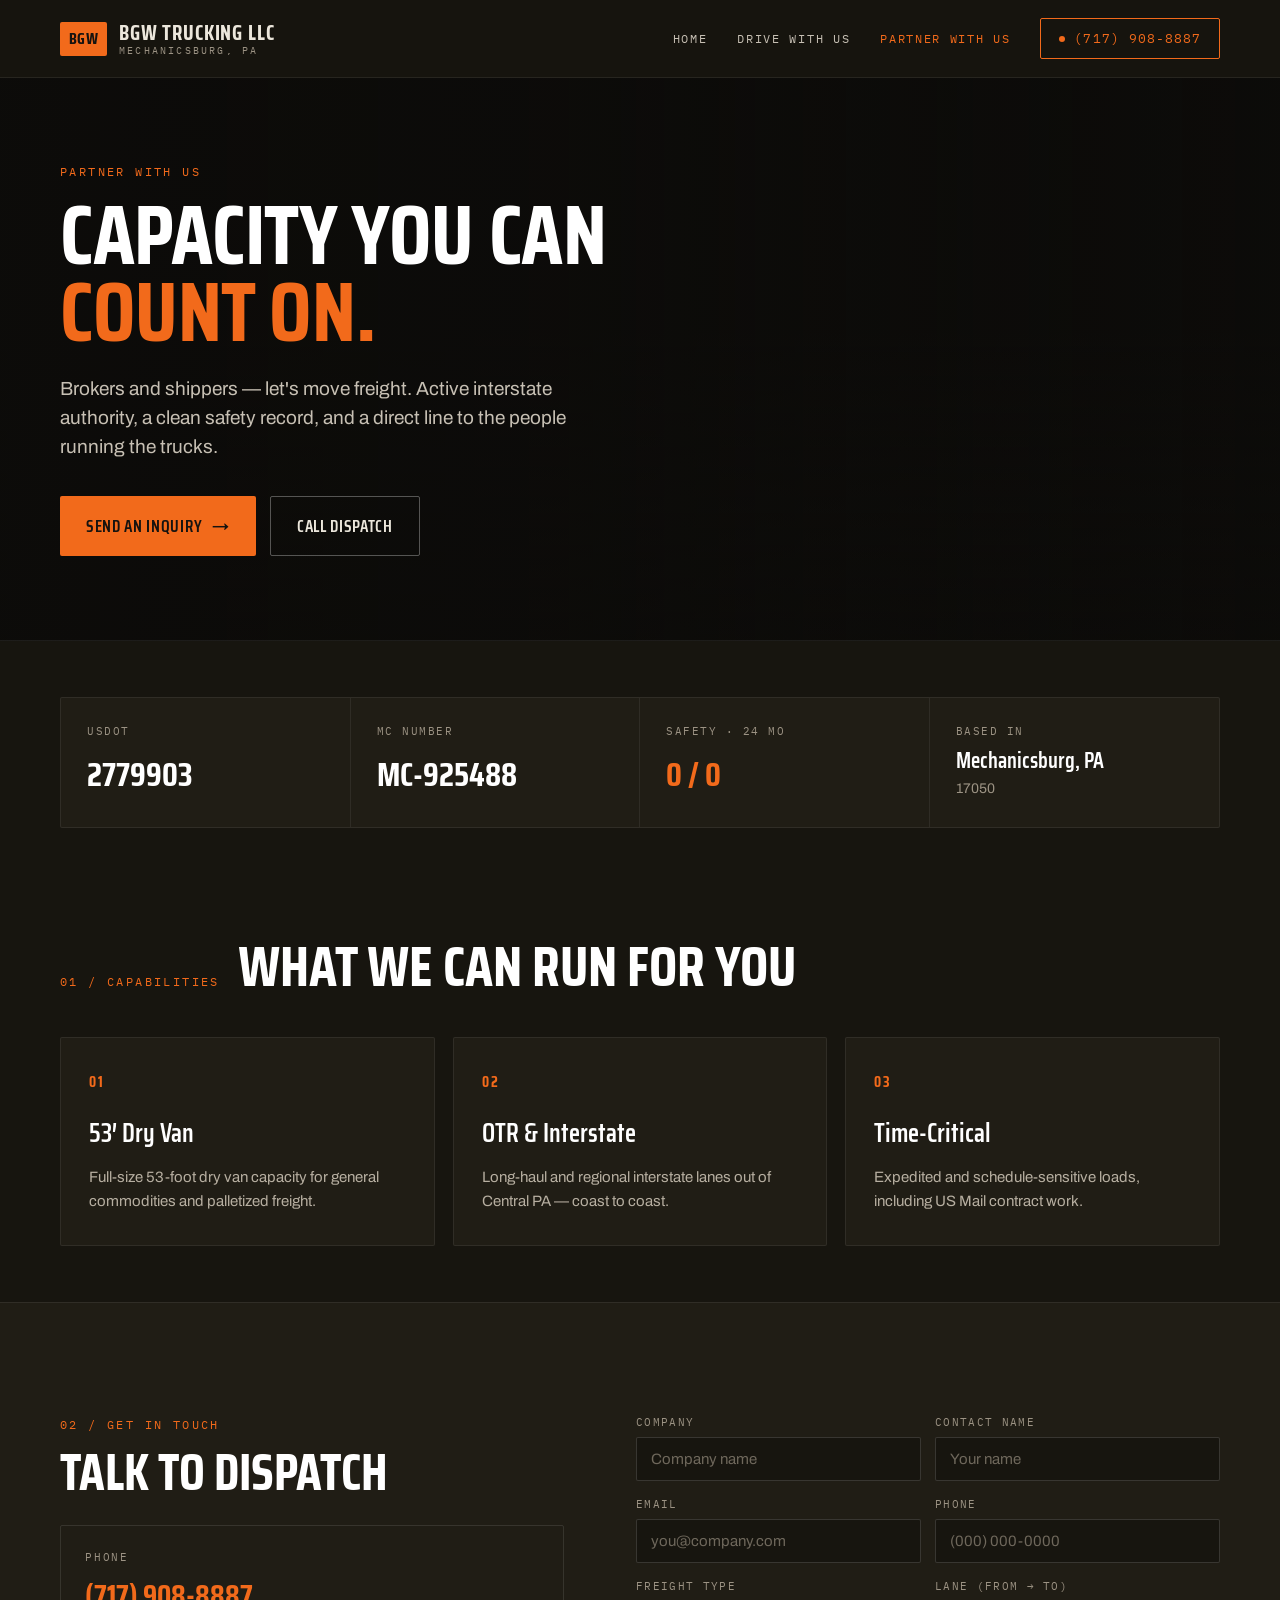
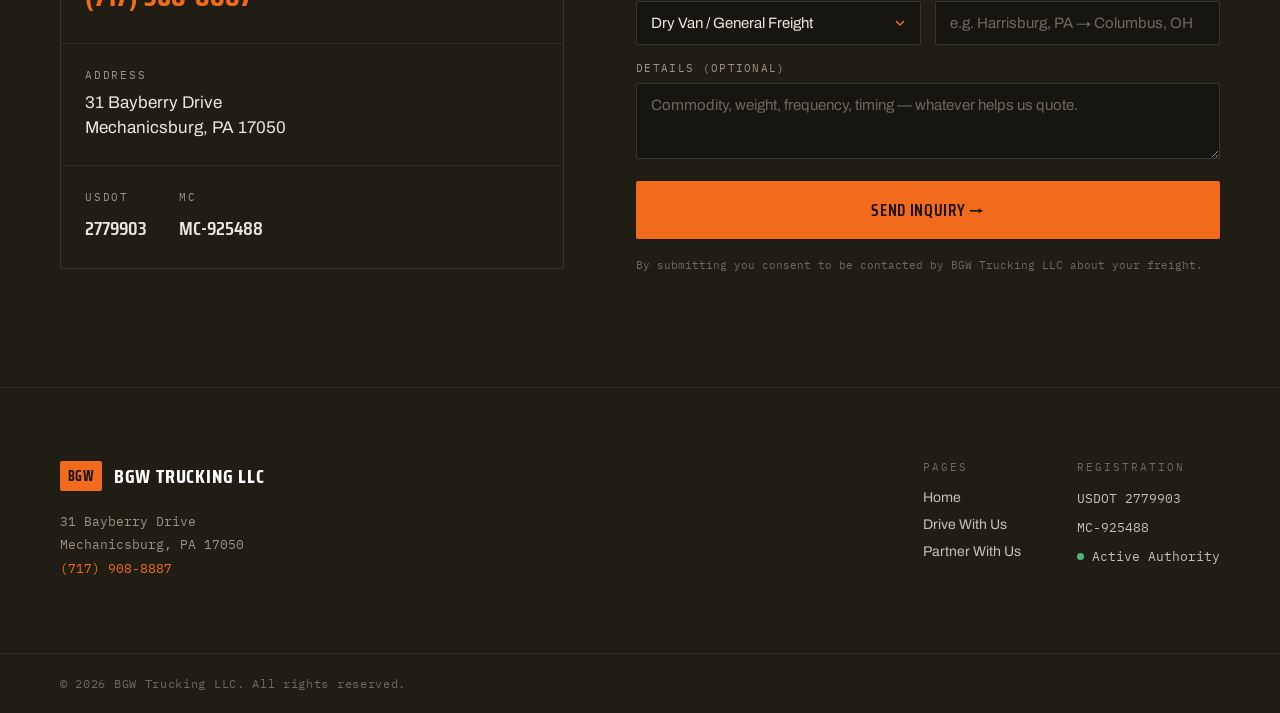
<file: contact.html>
<!DOCTYPE html>
<html lang="en">
<head>
  <meta charset="utf-8">
  <meta name="viewport" content="width=device-width, initial-scale=1">
  <link rel="icon" type="image/svg+xml" href="favicon.svg">
  <link rel="stylesheet" href="animations.css">
  <script>document.documentElement.classList.add('js');</script>
  <script src="analytics.js"></script>
  <title>Partner With Us · BGW Trucking LLC · Interstate Freight Capacity</title>
  <meta name="description" content="Brokers and shippers — partner with BGW Trucking LLC for interstate freight. Active authority, clean safety record, 53′ dry van capacity. USDOT 2779903 · MC-925488.">
  <meta name="robots" content="index, follow">
  <meta name="theme-color" content="#17150F">
  <link rel="canonical" href="https://bgwtrucking.com/contact.html">
  <!-- Open Graph (Facebook, LinkedIn, iMessage, etc.) -->
  <meta property="og:type" content="website">
  <meta property="og:site_name" content="BGW Trucking LLC">
  <meta property="og:locale" content="en_US">
  <meta property="og:url" content="https://bgwtrucking.com/contact.html">
  <meta property="og:title" content="Partner With Us — Interstate Freight Capacity | BGW Trucking LLC">
  <meta property="og:description" content="Brokers and shippers — let's move freight. Active interstate authority, a clean safety record, and 53′ dry van capacity.">
  <meta property="og:image" content="https://bgwtrucking.com/og-image.jpg">
  <meta property="og:image:width" content="1200">
  <meta property="og:image:height" content="630">
  <meta property="og:image:alt" content="BGW Trucking semi truck on the highway">
  <!-- Twitter / X -->
  <meta name="twitter:card" content="summary_large_image">
  <meta name="twitter:title" content="Partner With Us — Interstate Freight Capacity | BGW Trucking LLC">
  <meta name="twitter:description" content="Brokers and shippers — let's move freight. Active interstate authority, a clean safety record, and 53′ dry van capacity.">
  <meta name="twitter:image" content="https://bgwtrucking.com/og-image.jpg">
  <script type="application/ld+json">
  {
    "@context": "https://schema.org",
    "@type": ["Organization", "LocalBusiness"],
    "name": "BGW Trucking LLC",
    "url": "https://bgwtrucking.com/",
    "logo": "https://bgwtrucking.com/favicon.svg",
    "image": "https://bgwtrucking.com/og-image.jpg",
    "telephone": "+1-717-908-8887",
    "address": {
      "@type": "PostalAddress",
      "streetAddress": "31 Bayberry Drive",
      "addressLocality": "Mechanicsburg",
      "addressRegion": "PA",
      "postalCode": "17050",
      "addressCountry": "US"
    },
    "areaServed": "US",
    "description": "Active interstate property carrier based in Mechanicsburg, PA. USDOT 2779903, MC-925488.",
    "identifier": [
      { "@type": "PropertyValue", "name": "USDOT", "value": "2779903" },
      { "@type": "PropertyValue", "name": "MC", "value": "925488" }
    ]
  }
  </script>
  <link rel="preconnect" href="https://fonts.googleapis.com">
  <link rel="preconnect" href="https://fonts.gstatic.com" crossorigin>
  <link href="https://fonts.googleapis.com/css2?family=Saira+Condensed:wght@500;600;700&family=Archivo:wght@400;500;600&family=IBM+Plex+Mono:wght@400;500&display=swap" rel="stylesheet">
  <style>
    :root {
      --accent: #F26A1B;
      --bg: #17150F;
      --bg2: #201D15;
      --border: rgba(255,255,255,0.07);
      --maxw: 1240px;
    }
    *, *::before, *::after { box-sizing: border-box; }
    html { scroll-behavior: smooth; }
    body { margin: 0; background: var(--bg); -webkit-font-smoothing: antialiased; text-rendering: optimizeLegibility; }
    ::selection { background: var(--accent); color: #161310; }
    input::placeholder, textarea::placeholder { color: #6F685C; }
    input:focus, textarea:focus, select:focus { outline: none; border-color: var(--accent) !important; }
    select { -webkit-appearance: none; appearance: none; }

    /* Hover behaviours (ported from the design's style-hover attributes) */
    .nav-link { transition: color .15s ease; }
    .nav-link:hover { color: #FFFFFF; }
    .phone-btn { transition: background .15s ease, border-color .15s ease; }
    .phone-btn:hover { background: rgba(242,106,27,0.16); border-color: #FF8A47; }
    .btn-primary { transition: filter .15s ease; }
    .btn-primary:hover { filter: brightness(1.08); }
    .btn-ghost { transition: border-color .15s ease, background .15s ease; }
    .btn-ghost:hover { border-color: #FFFFFF; background: rgba(255,255,255,0.06); }
  </style>
</head>
<body>
<div style="min-height:100vh; background:var(--bg); color:#ECE7DC; font-family:'Archivo',sans-serif; overflow-x:hidden;">

  <!-- ===== NAV ===== -->
  <header style="position:sticky; top:0; z-index:50; background:color-mix(in srgb, var(--bg) 88%, transparent); backdrop-filter:blur(10px); border-bottom:1px solid var(--border);">
    <nav style="max-width:var(--maxw); margin:0 auto; padding:18px 40px; display:flex; align-items:center; justify-content:space-between; gap:24px; flex-wrap:wrap;">
      <a href="index.html" style="display:flex; align-items:center; gap:12px; text-decoration:none; color:inherit;">
        <span style="display:inline-flex; align-items:center; justify-content:center; height:34px; padding:0 9px; background:var(--accent); color:#161310; font-family:'Saira Condensed'; font-weight:700; font-size:16px; letter-spacing:0.02em; border-radius:2px;">BGW</span>
        <span style="display:flex; flex-direction:column; line-height:1;">
          <span style="font-family:'Saira Condensed'; font-weight:700; font-size:21px; letter-spacing:0.04em; white-space:nowrap;">BGW TRUCKING LLC</span>
          <span style="font-family:'IBM Plex Mono'; font-size:10px; letter-spacing:0.22em; color:#9C9384; margin-top:3px;">MECHANICSBURG, PA</span>
        </span>
      </a>
      <div style="display:flex; align-items:center; gap:30px; flex-wrap:wrap;">
        <a href="index.html" class="nav-link" style="font-family:'IBM Plex Mono'; font-size:12px; letter-spacing:0.14em; text-transform:uppercase; color:#C7C0B4; text-decoration:none;">Home</a>
        <a href="apply.html" class="nav-link" style="font-family:'IBM Plex Mono'; font-size:12px; letter-spacing:0.14em; text-transform:uppercase; color:#C7C0B4; text-decoration:none;">Drive With Us</a>
        <a href="contact.html" style="font-family:'IBM Plex Mono'; font-size:12px; letter-spacing:0.14em; text-transform:uppercase; color:var(--accent); text-decoration:none;">Partner With Us</a>
        <a href="tel:+17179088887" class="phone-btn" style="display:inline-flex; align-items:center; gap:9px; padding:11px 18px; border:1px solid var(--accent); color:var(--accent); font-family:'IBM Plex Mono'; font-size:13px; letter-spacing:0.08em; text-decoration:none; border-radius:2px;">
          <span style="width:6px; height:6px; background:currentColor; border-radius:50%;"></span>(717) 908-8887
        </a>
      </div>
    </nav>
  </header>

  <!-- ===== HERO ===== -->
  <section style="position:relative; min-height:clamp(440px,58vh,580px); display:flex; align-items:center; border-bottom:1px solid var(--border); background:linear-gradient(90deg, rgba(12,11,9,0.94) 0%, rgba(12,11,9,0.78) 44%, rgba(12,11,9,0.35) 78%, rgba(12,11,9,0.58) 100%), linear-gradient(0deg, rgba(12,11,9,0.85) 0%, rgba(12,11,9,0) 55%), #0C0B09 url('https://images.pexels.com/photos/1267325/pexels-photo-1267325.jpeg?auto=compress&amp;cs=tinysrgb&amp;w=2400') center 60% / cover no-repeat;">
    <div style="max-width:var(--maxw); margin:0 auto; padding:clamp(48px,7vw,84px) 40px; width:100%;">
      <div style="max-width:720px;">
        <span style="font-family:'IBM Plex Mono'; font-size:12px; letter-spacing:0.2em; color:var(--accent);">PARTNER WITH US</span>
        <h1 style="font-family:'Saira Condensed'; font-weight:700; text-transform:uppercase; font-size:clamp(44px,7vw,84px); line-height:0.92; letter-spacing:-0.005em; margin:18px 0 22px; color:#FFFFFF;">Capacity you can <span style="color:var(--accent);">count on.</span></h1>
        <p style="font-size:clamp(16px,1.6vw,19px); line-height:1.55; color:#C7C0B4; max-width:560px; margin:0 0 34px;">Brokers and shippers — let's move freight. Active interstate authority, a clean safety record, and a direct line to the people running the trucks.</p>
        <div style="display:flex; gap:14px; flex-wrap:wrap;">
          <a href="#inquire" class="btn-primary" style="display:inline-flex; align-items:center; gap:10px; padding:16px 26px; background:var(--accent); color:#161310; font-family:'Saira Condensed'; font-weight:600; font-size:17px; letter-spacing:0.04em; text-transform:uppercase; text-decoration:none; border-radius:2px;">Send an inquiry <span style="font-family:'Archivo';">→</span></a>
          <a href="tel:+17179088887" class="btn-ghost" style="display:inline-flex; align-items:center; gap:10px; padding:16px 26px; background:transparent; color:#ECE7DC; border:1px solid rgba(255,255,255,0.30); font-family:'Saira Condensed'; font-weight:600; font-size:17px; letter-spacing:0.04em; text-transform:uppercase; text-decoration:none; border-radius:2px;">Call dispatch</a>
        </div>
      </div>
    </div>
  </section>

  <!-- ===== CREDENTIAL STRIP ===== -->
  <section style="max-width:var(--maxw); margin:0 auto; padding:clamp(40px,5vw,56px) 40px 0;">
    <div style="display:flex; flex-wrap:wrap; background:var(--bg2); border:1px solid var(--border); border-radius:2px;">
      <div style="flex:1 1 180px; padding:26px 26px; border-right:1px solid var(--border);"><div style="font-family:'IBM Plex Mono'; font-size:11px; letter-spacing:0.14em; color:#9C9384; margin-bottom:10px;">USDOT</div><div style="font-family:'Saira Condensed'; font-weight:700; font-size:clamp(26px,2.6vw,34px); color:#FFFFFF;">2779903</div></div>
      <div style="flex:1 1 180px; padding:26px 26px; border-right:1px solid var(--border);"><div style="font-family:'IBM Plex Mono'; font-size:11px; letter-spacing:0.14em; color:#9C9384; margin-bottom:10px;">MC NUMBER</div><div style="font-family:'Saira Condensed'; font-weight:700; font-size:clamp(26px,2.6vw,34px); color:#FFFFFF;">MC-925488</div></div>
      <div style="flex:1 1 180px; padding:26px 26px; border-right:1px solid var(--border);"><div style="font-family:'IBM Plex Mono'; font-size:11px; letter-spacing:0.14em; color:#9C9384; margin-bottom:10px;">SAFETY · 24 MO</div><div style="font-family:'Saira Condensed'; font-weight:700; font-size:clamp(26px,2.6vw,34px); color:var(--accent);">0 / 0</div></div>
      <div style="flex:1 1 180px; padding:26px 26px;"><div style="font-family:'IBM Plex Mono'; font-size:11px; letter-spacing:0.14em; color:#9C9384; margin-bottom:10px;">BASED IN</div><div style="font-family:'Saira Condensed'; font-weight:600; font-size:clamp(18px,1.8vw,22px); line-height:1.15; color:#FFFFFF;">Mechanicsburg, PA<br><span style="font-size:14px; color:#9C9384; font-family:'Archivo'; font-weight:400;">17050</span></div></div>
    </div>
  </section>

  <!-- ===== CAPABILITIES ===== -->
  <section style="max-width:var(--maxw); margin:0 auto; padding:clamp(64px,9vw,112px) 40px clamp(40px,5vw,56px);">
    <div style="display:flex; align-items:baseline; gap:18px; flex-wrap:wrap; margin-bottom:44px;">
      <span style="font-family:'IBM Plex Mono'; font-size:12px; letter-spacing:0.2em; color:var(--accent);">01 / CAPABILITIES</span>
      <h2 style="font-family:'Saira Condensed'; font-weight:700; text-transform:uppercase; font-size:clamp(32px,4.4vw,56px); line-height:0.95; margin:0; color:#FFFFFF;">What we can run for you</h2>
    </div>
    <div style="display:grid; grid-template-columns:repeat(auto-fit,minmax(260px,1fr)); gap:18px;">
      <div style="background:var(--bg2); border:1px solid var(--border); border-radius:2px; padding:32px 28px;"><div style="font-family:'Saira Condensed'; font-weight:700; font-size:15px; letter-spacing:0.14em; color:var(--accent); margin-bottom:18px;">01</div><h3 style="font-family:'Saira Condensed'; font-weight:600; font-size:26px; margin:0 0 12px; color:#FFFFFF;">53′ Dry Van</h3><p style="font-size:15px; line-height:1.6; color:#B7AFA1; margin:0;">Full-size 53-foot dry van capacity for general commodities and palletized freight.</p></div>
      <div style="background:var(--bg2); border:1px solid var(--border); border-radius:2px; padding:32px 28px;"><div style="font-family:'Saira Condensed'; font-weight:700; font-size:15px; letter-spacing:0.14em; color:var(--accent); margin-bottom:18px;">02</div><h3 style="font-family:'Saira Condensed'; font-weight:600; font-size:26px; margin:0 0 12px; color:#FFFFFF;">OTR &amp; Interstate</h3><p style="font-size:15px; line-height:1.6; color:#B7AFA1; margin:0;">Long-haul and regional interstate lanes out of Central PA — coast to coast.</p></div>
      <div style="background:var(--bg2); border:1px solid var(--border); border-radius:2px; padding:32px 28px;"><div style="font-family:'Saira Condensed'; font-weight:700; font-size:15px; letter-spacing:0.14em; color:var(--accent); margin-bottom:18px;">03</div><h3 style="font-family:'Saira Condensed'; font-weight:600; font-size:26px; margin:0 0 12px; color:#FFFFFF;">Time-Critical</h3><p style="font-size:15px; line-height:1.6; color:#B7AFA1; margin:0;">Expedited and schedule-sensitive loads, including US Mail contract work.</p></div>
    </div>
  </section>

  <!-- ===== CONTACT + FORM ===== -->
  <section id="inquire" style="background:var(--bg2); border-top:1px solid var(--border);">
    <div style="max-width:var(--maxw); margin:0 auto; padding:clamp(64px,9vw,112px) 40px; display:flex; gap:clamp(36px,6vw,72px); flex-wrap:wrap;">
      <!-- contact info -->
      <div style="flex:1 1 300px; min-width:280px;">
        <span style="font-family:'IBM Plex Mono'; font-size:12px; letter-spacing:0.2em; color:var(--accent);">02 / GET IN TOUCH</span>
        <h2 style="font-family:'Saira Condensed'; font-weight:700; text-transform:uppercase; font-size:clamp(30px,4vw,52px); line-height:0.95; margin:16px 0 28px; color:#FFFFFF;">Talk to dispatch</h2>
        <div style="display:flex; flex-direction:column; gap:0; border:1px solid rgba(255,255,255,0.1); border-radius:2px; overflow:hidden;">
          <a href="tel:+17179088887" style="display:flex; flex-direction:column; gap:8px; padding:24px 24px; border-bottom:1px solid var(--border); text-decoration:none;"><span style="font-family:'IBM Plex Mono'; font-size:11px; letter-spacing:0.16em; color:#9C9384;">PHONE</span><span style="font-family:'Saira Condensed'; font-weight:700; font-size:30px; color:var(--accent);">(717) 908-8887</span></a>
          <div style="display:flex; flex-direction:column; gap:8px; padding:24px 24px; border-bottom:1px solid var(--border);"><span style="font-family:'IBM Plex Mono'; font-size:11px; letter-spacing:0.16em; color:#9C9384;">ADDRESS</span><span style="font-size:17px; line-height:1.5; color:#ECE7DC;">31 Bayberry Drive<br>Mechanicsburg, PA 17050</span></div>
          <div style="display:flex; gap:32px; flex-wrap:wrap; padding:24px 24px;">
            <div style="display:flex; flex-direction:column; gap:8px;"><span style="font-family:'IBM Plex Mono'; font-size:11px; letter-spacing:0.16em; color:#9C9384;">USDOT</span><span style="font-family:'Saira Condensed'; font-weight:600; font-size:20px; color:#ECE7DC;">2779903</span></div>
            <div style="display:flex; flex-direction:column; gap:8px;"><span style="font-family:'IBM Plex Mono'; font-size:11px; letter-spacing:0.16em; color:#9C9384;">MC</span><span style="font-family:'Saira Condensed'; font-weight:600; font-size:20px; color:#ECE7DC;">MC-925488</span></div>
          </div>
        </div>
      </div>
      <!-- form -->
      <div style="flex:1 1 380px; min-width:300px;">
        <!-- Success message (hidden until submit) -->
        <div id="contact-success" style="display:none; border:1px solid var(--accent); background:rgba(242,106,27,0.08); border-radius:2px; padding:28px; gap:16px; align-items:flex-start;">
          <span style="font-family:'Saira Condensed'; font-weight:700; font-size:30px; color:var(--accent); line-height:1;">✓</span>
          <div><h3 style="font-family:'Saira Condensed'; font-weight:600; font-size:24px; margin:0 0 8px; color:#FFFFFF;">Inquiry sent</h3><p style="font-size:15px; line-height:1.6; color:#C7C0B4; margin:0;">Thanks — we'll be in touch about capacity shortly. For urgent freight, call (717) 908-8887.</p></div>
        </div>
        <form id="contact-form" novalidate style="display:flex; flex-direction:column; gap:16px;">
          <div style="display:flex; gap:14px; flex-wrap:wrap;">
            <label style="flex:1 1 160px; display:flex; flex-direction:column; gap:8px;"><span style="font-family:'IBM Plex Mono'; font-size:11px; letter-spacing:0.12em; color:#9C9384;">COMPANY</span><input type="text" name="company" required placeholder="Company name" style="background:var(--bg); border:1px solid rgba(255,255,255,0.14); border-radius:2px; padding:13px 14px; color:#ECE7DC; font-family:'Archivo'; font-size:15px;"></label>
            <label style="flex:1 1 160px; display:flex; flex-direction:column; gap:8px;"><span style="font-family:'IBM Plex Mono'; font-size:11px; letter-spacing:0.12em; color:#9C9384;">CONTACT NAME</span><input type="text" name="name" required placeholder="Your name" style="background:var(--bg); border:1px solid rgba(255,255,255,0.14); border-radius:2px; padding:13px 14px; color:#ECE7DC; font-family:'Archivo'; font-size:15px;"></label>
          </div>
          <div style="display:flex; gap:14px; flex-wrap:wrap;">
            <label style="flex:1 1 160px; display:flex; flex-direction:column; gap:8px;"><span style="font-family:'IBM Plex Mono'; font-size:11px; letter-spacing:0.12em; color:#9C9384;">EMAIL</span><input type="email" name="email" required placeholder="you@company.com" style="background:var(--bg); border:1px solid rgba(255,255,255,0.14); border-radius:2px; padding:13px 14px; color:#ECE7DC; font-family:'Archivo'; font-size:15px;"></label>
            <label style="flex:1 1 160px; display:flex; flex-direction:column; gap:8px;"><span style="font-family:'IBM Plex Mono'; font-size:11px; letter-spacing:0.12em; color:#9C9384;">PHONE</span><input type="tel" name="phone" placeholder="(000) 000-0000" style="background:var(--bg); border:1px solid rgba(255,255,255,0.14); border-radius:2px; padding:13px 14px; color:#ECE7DC; font-family:'Archivo'; font-size:15px;"></label>
          </div>
          <div style="display:flex; gap:14px; flex-wrap:wrap;">
            <label style="flex:1 1 160px; display:flex; flex-direction:column; gap:8px;"><span style="font-family:'IBM Plex Mono'; font-size:11px; letter-spacing:0.12em; color:#9C9384;">FREIGHT TYPE</span>
              <select name="freight" style="background:var(--bg); border:1px solid rgba(255,255,255,0.14); border-radius:2px; padding:13px 14px; color:#ECE7DC; font-family:'Archivo'; font-size:15px; background-image:url('data:image/svg+xml;utf8,<svg xmlns=%22http://www.w3.org/2000/svg%22 width=%2212%22 height=%2212%22 viewBox=%220 0 12 12%22><path d=%22M2 4l4 4 4-4%22 stroke=%22%23F26A1B%22 stroke-width=%221.5%22 fill=%22none%22/></svg>'); background-repeat:no-repeat; background-position:right 14px center;">
                <option>Dry Van / General Freight</option>
                <option>Expedited / Time-Critical</option>
                <option>Dedicated / Repeat Lanes</option>
                <option>Other</option>
              </select>
            </label>
            <label style="flex:1 1 160px; display:flex; flex-direction:column; gap:8px;"><span style="font-family:'IBM Plex Mono'; font-size:11px; letter-spacing:0.12em; color:#9C9384;">LANE (FROM → TO)</span><input type="text" name="lane" placeholder="e.g. Harrisburg, PA → Columbus, OH" style="background:var(--bg); border:1px solid rgba(255,255,255,0.14); border-radius:2px; padding:13px 14px; color:#ECE7DC; font-family:'Archivo'; font-size:15px;"></label>
          </div>
          <label style="display:flex; flex-direction:column; gap:8px;"><span style="font-family:'IBM Plex Mono'; font-size:11px; letter-spacing:0.12em; color:#9C9384;">DETAILS (OPTIONAL)</span><textarea name="notes" rows="3" placeholder="Commodity, weight, frequency, timing — whatever helps us quote." style="background:var(--bg); border:1px solid rgba(255,255,255,0.14); border-radius:2px; padding:13px 14px; color:#ECE7DC; font-family:'Archivo'; font-size:15px; resize:vertical;"></textarea></label>
          <button type="submit" class="btn-primary" style="margin-top:6px; padding:16px 26px; background:var(--accent); color:#161310; border:none; font-family:'Saira Condensed'; font-weight:600; font-size:17px; letter-spacing:0.04em; text-transform:uppercase; border-radius:2px; cursor:pointer;">Send inquiry →</button>
          <p style="font-family:'IBM Plex Mono'; font-size:11px; line-height:1.6; color:#6F685C; margin:2px 0 0;">By submitting you consent to be contacted by BGW Trucking LLC about your freight.</p>
        </form>
      </div>
    </div>
  </section>

  <!-- ===== FOOTER ===== -->
  <footer style="border-top:1px solid var(--border); background:var(--bg2);">
    <div style="max-width:var(--maxw); margin:0 auto; padding:clamp(48px,6vw,72px) 40px; display:flex; gap:48px; flex-wrap:wrap; justify-content:space-between;">
      <div style="flex:1 1 280px; min-width:240px;">
        <div style="display:flex; align-items:center; gap:12px; margin-bottom:18px;">
          <span style="display:inline-flex; align-items:center; justify-content:center; height:30px; padding:0 8px; background:var(--accent); color:#161310; font-family:'Saira Condensed'; font-weight:700; font-size:14px; letter-spacing:0.02em; border-radius:2px;">BGW</span>
          <span style="font-family:'Saira Condensed'; font-weight:700; font-size:20px; letter-spacing:0.04em; color:#FFFFFF;">BGW TRUCKING LLC</span>
        </div>
        <p style="font-family:'IBM Plex Mono'; font-size:12.5px; line-height:1.9; color:#9C9384; margin:0;">31 Bayberry Drive<br>Mechanicsburg, PA 17050<br><a href="tel:+17179088887" style="color:var(--accent); text-decoration:none;">(717) 908-8887</a></p>
      </div>
      <div style="flex:0 1 auto; display:flex; gap:56px; flex-wrap:wrap;">
        <div>
          <div style="font-family:'IBM Plex Mono'; font-size:11px; letter-spacing:0.18em; color:#6F685C; margin-bottom:16px;">PAGES</div>
          <div style="display:flex; flex-direction:column; gap:12px;">
            <a href="index.html" class="nav-link" style="font-size:14px; color:#C7C0B4; text-decoration:none;">Home</a>
            <a href="apply.html" class="nav-link" style="font-size:14px; color:#C7C0B4; text-decoration:none;">Drive With Us</a>
            <a href="contact.html" class="nav-link" style="font-size:14px; color:#C7C0B4; text-decoration:none;">Partner With Us</a>
          </div>
        </div>
        <div>
          <div style="font-family:'IBM Plex Mono'; font-size:11px; letter-spacing:0.18em; color:#6F685C; margin-bottom:16px;">REGISTRATION</div>
          <div style="display:flex; flex-direction:column; gap:12px; font-family:'IBM Plex Mono'; font-size:13px; color:#C7C0B4;">
            <span>USDOT 2779903</span>
            <span>MC-925488</span>
            <span style="display:inline-flex; align-items:center; gap:8px;"><span style="width:7px; height:7px; border-radius:50%; background:#4FB477;"></span>Active Authority</span>
          </div>
        </div>
      </div>
    </div>
    <div style="border-top:1px solid var(--border);">
      <div style="max-width:var(--maxw); margin:0 auto; padding:22px 40px; display:flex; gap:16px; flex-wrap:wrap; justify-content:space-between; font-family:'IBM Plex Mono'; font-size:11.5px; letter-spacing:0.06em; color:#6F685C;">
        <span>© <span id="year"></span> BGW Trucking LLC. All rights reserved.</span>
      </div>
    </div>
  </footer>

</div>
<script>
  document.getElementById('year').textContent = new Date().getFullYear();
  (function () {
    var form = document.getElementById('contact-form');
    var success = document.getElementById('contact-success');
    var endpoint = 'https://formsubmit.co/ajax/ac65b70526646fd401068b903a758ac7';
    form.addEventListener('submit', function (e) {
      e.preventDefault();
      if (!form.reportValidity()) return;
      var btn = form.querySelector('button[type="submit"]');
      var label = btn.textContent;
      btn.disabled = true; btn.style.opacity = '0.6'; btn.style.cursor = 'default'; btn.textContent = 'Sending…';
      var data = new FormData(form);
      data.append('_subject', 'New freight inquiry — BGW Trucking');
      data.append('_template', 'table');
      data.append('_captcha', 'false');
      fetch(endpoint, { method: 'POST', body: data, headers: { 'Accept': 'application/json' } })
        .then(function (r) { return r.json(); })
        .then(function () {
          form.style.display = 'none';
          success.style.display = 'flex';
          if (window.gtag) gtag('event', 'generate_lead', { form: 'freight_inquiry' });
        })
        .catch(function () {
          btn.disabled = false; btn.style.opacity = ''; btn.style.cursor = 'pointer'; btn.textContent = label;
          alert('Something went wrong sending your inquiry. Please call (717) 908-8887.');
        });
    });
  })();
</script>
<script src="animations.js"></script>
</body>
</html>
</file>
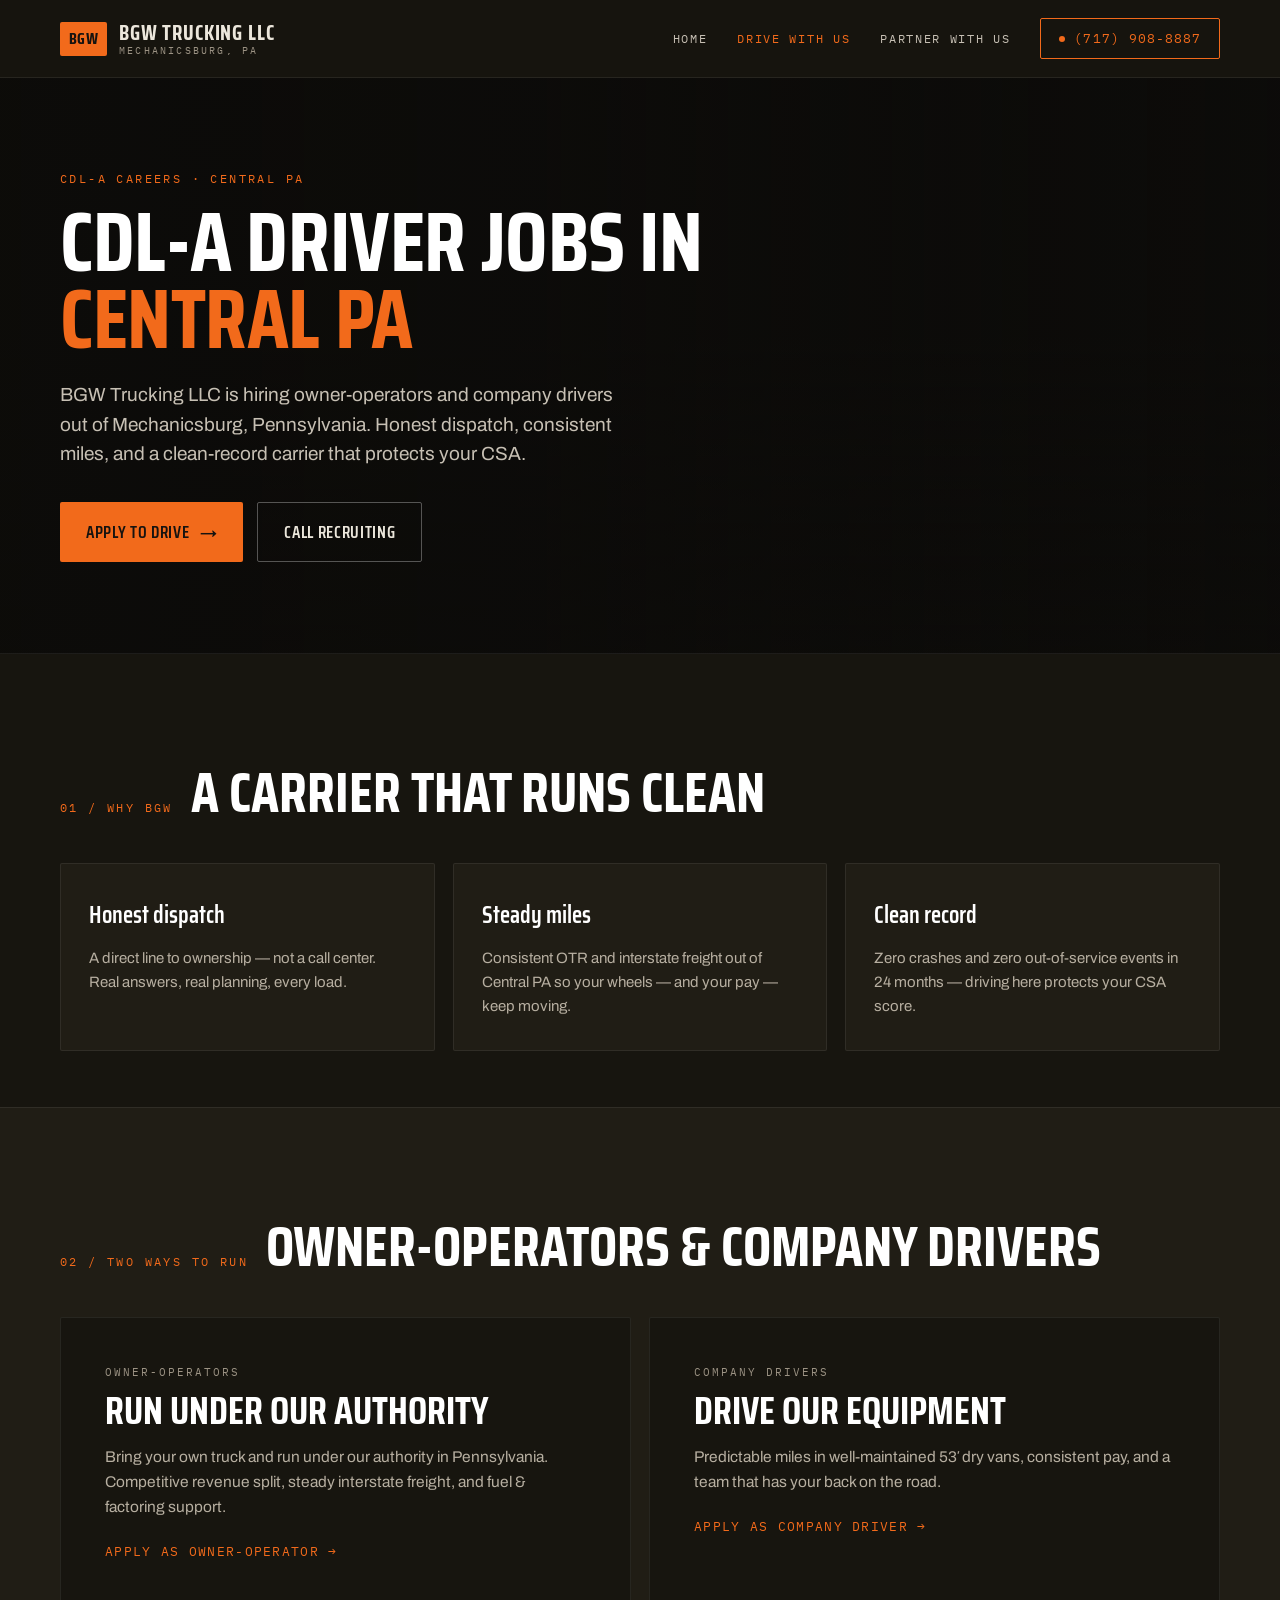
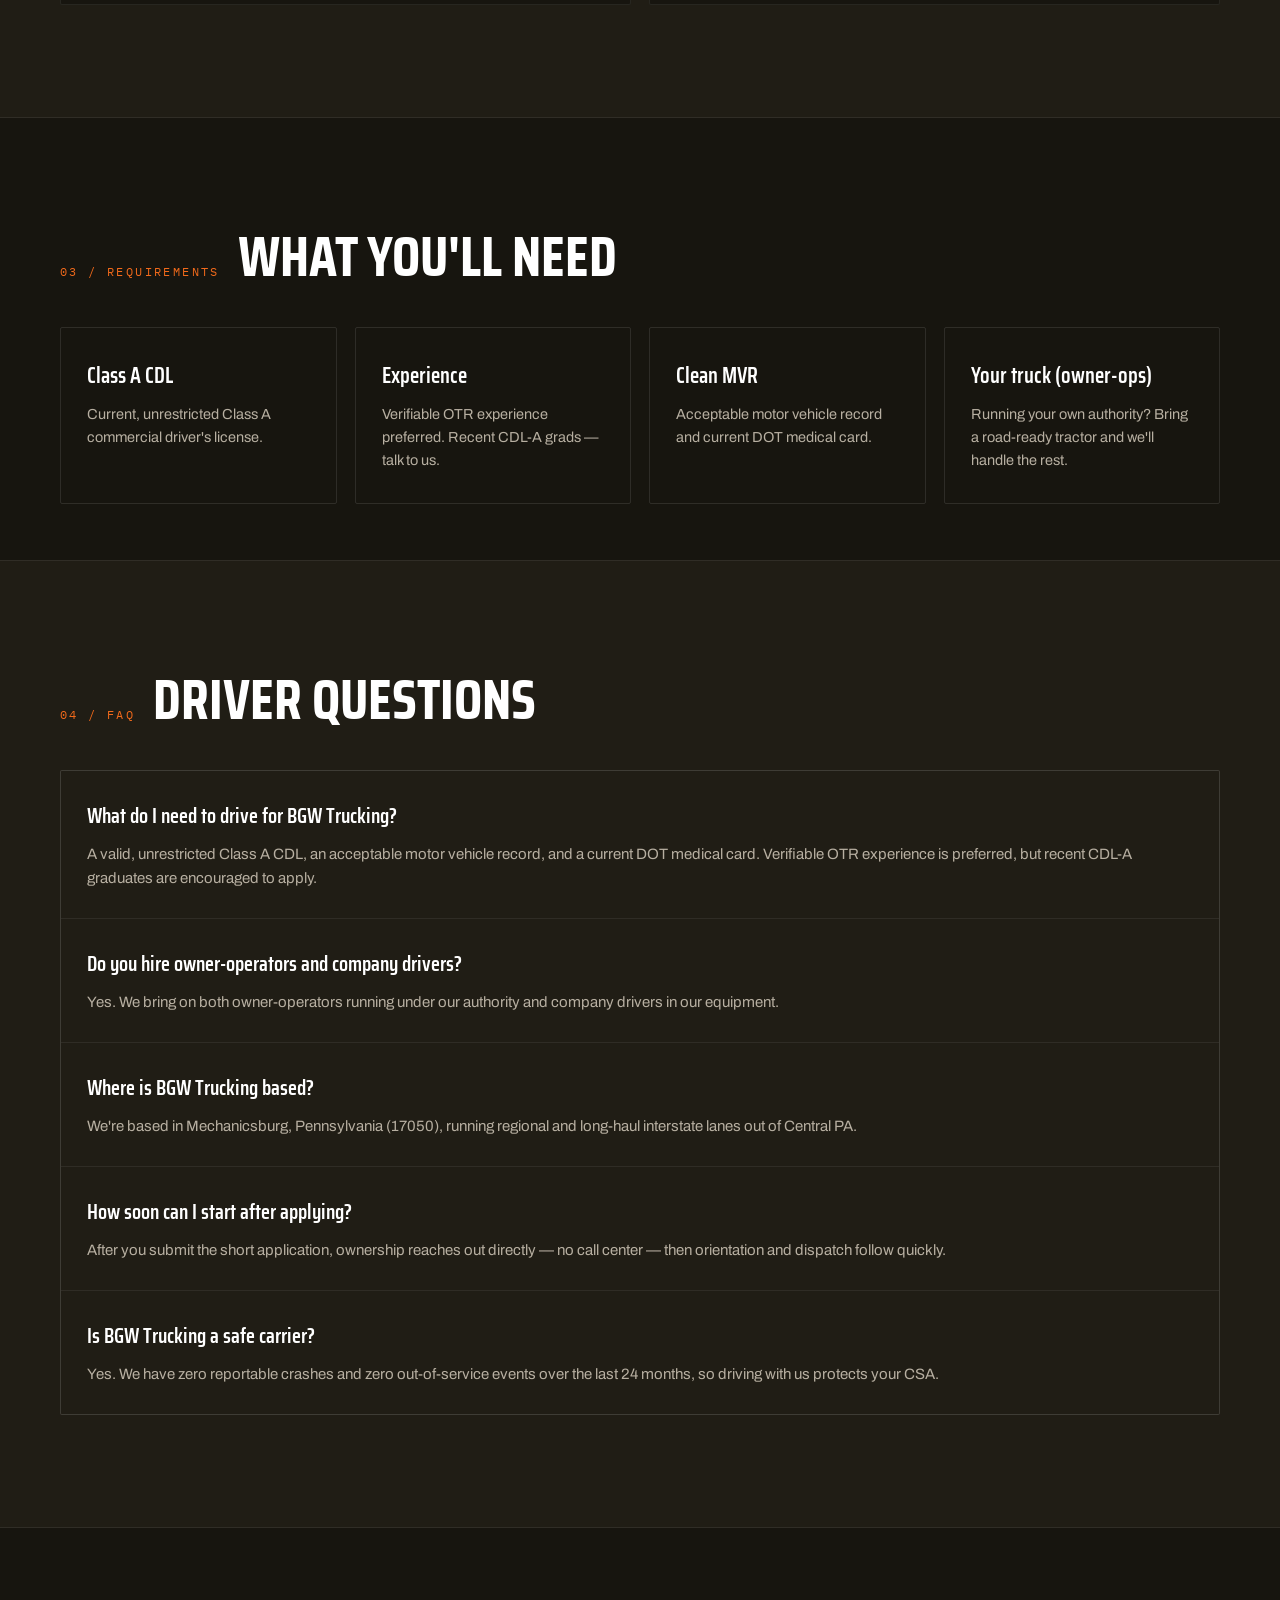
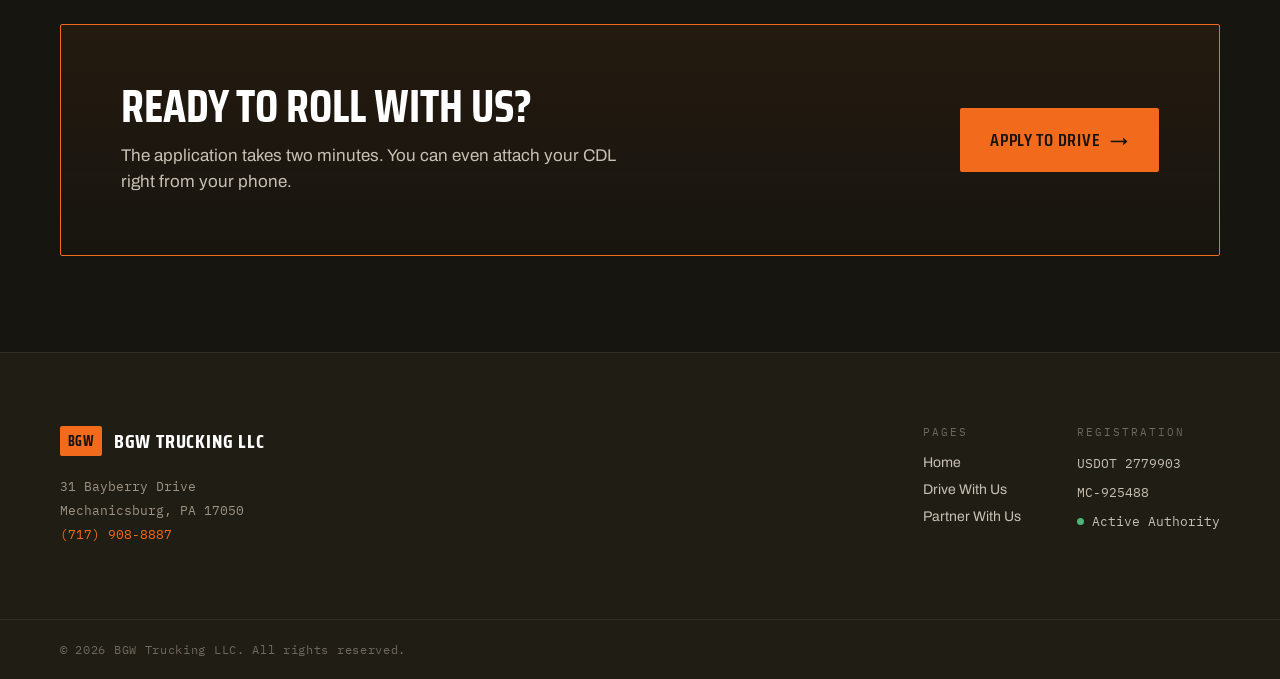
<file: drivers.html>
<!DOCTYPE html>
<html lang="en">
<head>
  <meta charset="utf-8">
  <meta name="viewport" content="width=device-width, initial-scale=1">
  <script>document.documentElement.classList.add('js');</script>
  <script src="analytics.js"></script>
  <title>CDL-A Driver Jobs in Central PA — Owner-Operators &amp; Company Drivers | BGW Trucking LLC</title>
  <meta name="description" content="CDL-A driver jobs in Central PA with BGW Trucking LLC, Mechanicsburg. Now hiring owner-operators and company drivers — honest dispatch, steady miles, a clean-record carrier that protects your CSA.">
  <meta name="robots" content="index, follow">
  <meta name="theme-color" content="#17150F">
  <link rel="canonical" href="https://bgwtrucking.com/drivers.html">
  <meta property="og:type" content="website">
  <meta property="og:site_name" content="BGW Trucking LLC">
  <meta property="og:locale" content="en_US">
  <meta property="og:url" content="https://bgwtrucking.com/drivers.html">
  <meta property="og:title" content="CDL-A Driver Jobs in Central PA — BGW Trucking LLC">
  <meta property="og:description" content="Now hiring owner-operators and company drivers out of Mechanicsburg, PA. Honest dispatch, steady miles, a clean-record carrier.">
  <meta property="og:image" content="https://bgwtrucking.com/og-image.jpg">
  <meta property="og:image:width" content="1200">
  <meta property="og:image:height" content="630">
  <meta property="og:image:alt" content="BGW Trucking semi truck on the highway">
  <meta name="twitter:card" content="summary_large_image">
  <meta name="twitter:title" content="CDL-A Driver Jobs in Central PA — BGW Trucking LLC">
  <meta name="twitter:description" content="Now hiring owner-operators and company drivers out of Mechanicsburg, PA. Honest dispatch, steady miles, a clean-record carrier.">
  <meta name="twitter:image" content="https://bgwtrucking.com/og-image.jpg">
  <script type="application/ld+json">
  {
    "@context": "https://schema.org",
    "@type": "FAQPage",
    "mainEntity": [
      { "@type": "Question", "name": "What do I need to drive for BGW Trucking?", "acceptedAnswer": { "@type": "Answer", "text": "A valid, unrestricted Class A CDL, an acceptable motor vehicle record, and a current DOT medical card. Verifiable OTR experience is preferred, but recent CDL-A graduates are encouraged to apply." } },
      { "@type": "Question", "name": "Do you hire owner-operators and company drivers?", "acceptedAnswer": { "@type": "Answer", "text": "Yes. We bring on both owner-operators running under our authority and company drivers in our equipment." } },
      { "@type": "Question", "name": "Where is BGW Trucking based?", "acceptedAnswer": { "@type": "Answer", "text": "We are based in Mechanicsburg, Pennsylvania (17050), running regional and long-haul interstate lanes out of Central PA." } },
      { "@type": "Question", "name": "How soon can I start after applying?", "acceptedAnswer": { "@type": "Answer", "text": "After you submit the short application, ownership reaches out directly — no call center — then orientation and dispatch follow quickly." } },
      { "@type": "Question", "name": "Is BGW Trucking a safe carrier?", "acceptedAnswer": { "@type": "Answer", "text": "Yes. We have zero reportable crashes and zero out-of-service events over the last 24 months, so driving with us protects your CSA." } }
    ]
  }
  </script>
  <link rel="icon" type="image/svg+xml" href="favicon.svg">
  <link rel="stylesheet" href="animations.css">
  <link rel="preconnect" href="https://fonts.googleapis.com">
  <link rel="preconnect" href="https://fonts.gstatic.com" crossorigin>
  <link href="https://fonts.googleapis.com/css2?family=Saira+Condensed:wght@500;600;700&family=Archivo:wght@400;500;600&family=IBM+Plex+Mono:wght@400;500&display=swap" rel="stylesheet">
  <style>
    :root { --accent:#F26A1B; --bg:#17150F; --bg2:#201D15; --border:rgba(255,255,255,0.07); --maxw:1240px; }
    *, *::before, *::after { box-sizing: border-box; }
    html { scroll-behavior: smooth; }
    body { margin: 0; background: var(--bg); -webkit-font-smoothing: antialiased; text-rendering: optimizeLegibility; }
    ::selection { background: var(--accent); color: #161310; }
    .nav-link { transition: color .15s ease; }
    .nav-link:hover { color: #FFFFFF; }
    .phone-btn { transition: background .15s ease, border-color .15s ease; }
    .phone-btn:hover { background: rgba(242,106,27,0.16); border-color: #FF8A47; }
    .btn-primary { transition: filter .15s ease; }
    .btn-primary:hover { filter: brightness(1.08); }
    .btn-ghost { transition: border-color .15s ease, background .15s ease; }
    .btn-ghost:hover { border-color: #FFFFFF; background: rgba(255,255,255,0.06); }
  </style>
</head>
<body>
<div style="min-height:100vh; background:var(--bg); color:#ECE7DC; font-family:'Archivo',sans-serif; overflow-x:hidden;">

  <!-- ===== NAV ===== -->
  <header style="position:sticky; top:0; z-index:50; background:color-mix(in srgb, var(--bg) 88%, transparent); backdrop-filter:blur(10px); border-bottom:1px solid var(--border);">
    <nav style="max-width:var(--maxw); margin:0 auto; padding:18px 40px; display:flex; align-items:center; justify-content:space-between; gap:24px; flex-wrap:wrap;">
      <a href="index.html" style="display:flex; align-items:center; gap:12px; text-decoration:none; color:inherit;">
        <span style="display:inline-flex; align-items:center; justify-content:center; height:34px; padding:0 9px; background:var(--accent); color:#161310; font-family:'Saira Condensed'; font-weight:700; font-size:16px; letter-spacing:0.02em; border-radius:2px;">BGW</span>
        <span style="display:flex; flex-direction:column; line-height:1;">
          <span style="font-family:'Saira Condensed'; font-weight:700; font-size:21px; letter-spacing:0.04em; white-space:nowrap;">BGW TRUCKING LLC</span>
          <span style="font-family:'IBM Plex Mono'; font-size:10px; letter-spacing:0.22em; color:#9C9384; margin-top:3px;">MECHANICSBURG, PA</span>
        </span>
      </a>
      <div style="display:flex; align-items:center; gap:30px; flex-wrap:wrap;">
        <a href="index.html" class="nav-link" style="font-family:'IBM Plex Mono'; font-size:12px; letter-spacing:0.14em; text-transform:uppercase; color:#C7C0B4; text-decoration:none;">Home</a>
        <a href="drivers.html" style="font-family:'IBM Plex Mono'; font-size:12px; letter-spacing:0.14em; text-transform:uppercase; color:var(--accent); text-decoration:none;">Drive With Us</a>
        <a href="shippers.html" class="nav-link" style="font-family:'IBM Plex Mono'; font-size:12px; letter-spacing:0.14em; text-transform:uppercase; color:#C7C0B4; text-decoration:none;">Partner With Us</a>
        <a href="tel:+17179088887" class="phone-btn" style="display:inline-flex; align-items:center; gap:9px; padding:11px 18px; border:1px solid var(--accent); color:var(--accent); font-family:'IBM Plex Mono'; font-size:13px; letter-spacing:0.08em; text-decoration:none; border-radius:2px;">
          <span style="width:6px; height:6px; background:currentColor; border-radius:50%;"></span>(717) 908-8887
        </a>
      </div>
    </nav>
  </header>

  <!-- ===== HERO ===== -->
  <section style="position:relative; min-height:clamp(480px,64vh,640px); display:flex; align-items:center; border-bottom:1px solid var(--border); background:linear-gradient(90deg, rgba(12,11,9,0.95) 0%, rgba(12,11,9,0.80) 42%, rgba(12,11,9,0.35) 74%, rgba(12,11,9,0.60) 100%), linear-gradient(0deg, rgba(12,11,9,0.85) 0%, rgba(12,11,9,0) 55%), #0C0B09 url('https://images.pexels.com/photos/2480807/pexels-photo-2480807.jpeg?auto=compress&amp;cs=tinysrgb&amp;w=2400') center 50% / cover no-repeat;">
    <div style="max-width:var(--maxw); margin:0 auto; padding:clamp(48px,7vw,88px) 40px; width:100%;">
      <div style="max-width:760px;">
        <span style="font-family:'IBM Plex Mono'; font-size:12px; letter-spacing:0.2em; color:var(--accent);">CDL-A CAREERS · CENTRAL PA</span>
        <h1 style="font-family:'Saira Condensed'; font-weight:700; text-transform:uppercase; font-size:clamp(40px,6.6vw,84px); line-height:0.92; letter-spacing:-0.005em; margin:18px 0 22px; color:#FFFFFF;">CDL-A driver jobs in <span style="color:var(--accent);">Central PA</span></h1>
        <p style="font-size:clamp(16px,1.6vw,19px); line-height:1.55; color:#C7C0B4; max-width:580px; margin:0 0 34px;">BGW Trucking LLC is hiring owner-operators and company drivers out of Mechanicsburg, Pennsylvania. Honest dispatch, consistent miles, and a clean-record carrier that protects your CSA.</p>
        <div style="display:flex; gap:14px; flex-wrap:wrap;">
          <a href="apply.html" class="btn-primary" style="display:inline-flex; align-items:center; gap:10px; padding:16px 26px; background:var(--accent); color:#161310; font-family:'Saira Condensed'; font-weight:600; font-size:17px; letter-spacing:0.04em; text-transform:uppercase; text-decoration:none; border-radius:2px;">Apply to drive <span style="font-family:'Archivo';">→</span></a>
          <a href="tel:+17179088887" class="btn-ghost" style="display:inline-flex; align-items:center; gap:10px; padding:16px 26px; background:transparent; color:#ECE7DC; border:1px solid rgba(255,255,255,0.30); font-family:'Saira Condensed'; font-weight:600; font-size:17px; letter-spacing:0.04em; text-transform:uppercase; text-decoration:none; border-radius:2px;">Call recruiting</a>
        </div>
      </div>
    </div>
  </section>

  <!-- ===== WHY DRIVE ===== -->
  <section style="max-width:var(--maxw); margin:0 auto; padding:clamp(64px,9vw,112px) 40px clamp(40px,5vw,56px);">
    <div style="display:flex; align-items:baseline; gap:18px; flex-wrap:wrap; margin-bottom:44px;">
      <span style="font-family:'IBM Plex Mono'; font-size:12px; letter-spacing:0.2em; color:var(--accent);">01 / WHY BGW</span>
      <h2 style="font-family:'Saira Condensed'; font-weight:700; text-transform:uppercase; font-size:clamp(32px,4.4vw,56px); line-height:0.95; margin:0; color:#FFFFFF;">A carrier that runs clean</h2>
    </div>
    <div style="display:grid; grid-template-columns:repeat(auto-fit,minmax(260px,1fr)); gap:18px;">
      <div style="background:var(--bg2); border:1px solid var(--border); border-radius:2px; padding:32px 28px;"><h3 style="font-family:'Saira Condensed'; font-weight:600; font-size:24px; margin:0 0 12px; color:#FFFFFF;">Honest dispatch</h3><p style="font-size:15px; line-height:1.6; color:#B7AFA1; margin:0;">A direct line to ownership — not a call center. Real answers, real planning, every load.</p></div>
      <div style="background:var(--bg2); border:1px solid var(--border); border-radius:2px; padding:32px 28px;"><h3 style="font-family:'Saira Condensed'; font-weight:600; font-size:24px; margin:0 0 12px; color:#FFFFFF;">Steady miles</h3><p style="font-size:15px; line-height:1.6; color:#B7AFA1; margin:0;">Consistent OTR and interstate freight out of Central PA so your wheels — and your pay — keep moving.</p></div>
      <div style="background:var(--bg2); border:1px solid var(--border); border-radius:2px; padding:32px 28px;"><h3 style="font-family:'Saira Condensed'; font-weight:600; font-size:24px; margin:0 0 12px; color:#FFFFFF;">Clean record</h3><p style="font-size:15px; line-height:1.6; color:#B7AFA1; margin:0;">Zero crashes and zero out-of-service events in 24 months — driving here protects your CSA score.</p></div>
    </div>
  </section>

  <!-- ===== TWO PATHS ===== -->
  <section style="background:var(--bg2); border-top:1px solid var(--border); border-bottom:1px solid var(--border);">
    <div style="max-width:var(--maxw); margin:0 auto; padding:clamp(64px,9vw,112px) 40px;">
      <div style="display:flex; align-items:baseline; gap:18px; flex-wrap:wrap; margin-bottom:44px;">
        <span style="font-family:'IBM Plex Mono'; font-size:12px; letter-spacing:0.2em; color:var(--accent);">02 / TWO WAYS TO RUN</span>
        <h2 style="font-family:'Saira Condensed'; font-weight:700; text-transform:uppercase; font-size:clamp(32px,4.4vw,56px); line-height:0.95; margin:0; color:#FFFFFF;">Owner-operators &amp; company drivers</h2>
      </div>
      <div style="display:grid; grid-template-columns:repeat(auto-fit,minmax(300px,1fr)); gap:18px;">
        <div style="background:var(--bg); border:1px solid var(--border); border-radius:2px; padding:clamp(32px,3.5vw,44px);">
          <span style="font-family:'IBM Plex Mono'; font-size:11px; letter-spacing:0.18em; color:#9C9384;">OWNER-OPERATORS</span>
          <h3 style="font-family:'Saira Condensed'; font-weight:700; text-transform:uppercase; font-size:clamp(26px,3vw,38px); line-height:0.95; margin:14px 0 16px; color:#FFFFFF;">Run under our authority</h3>
          <p style="font-size:15.5px; line-height:1.6; color:#B7AFA1; margin:0 0 22px;">Bring your own truck and run under our authority in Pennsylvania. Competitive revenue split, steady interstate freight, and fuel &amp; factoring support.</p>
          <a href="apply.html" class="nav-link" style="font-family:'IBM Plex Mono'; font-size:13px; letter-spacing:0.1em; color:var(--accent); text-decoration:none;">APPLY AS OWNER-OPERATOR →</a>
        </div>
        <div style="background:var(--bg); border:1px solid var(--border); border-radius:2px; padding:clamp(32px,3.5vw,44px);">
          <span style="font-family:'IBM Plex Mono'; font-size:11px; letter-spacing:0.18em; color:#9C9384;">COMPANY DRIVERS</span>
          <h3 style="font-family:'Saira Condensed'; font-weight:700; text-transform:uppercase; font-size:clamp(26px,3vw,38px); line-height:0.95; margin:14px 0 16px; color:#FFFFFF;">Drive our equipment</h3>
          <p style="font-size:15.5px; line-height:1.6; color:#B7AFA1; margin:0 0 22px;">Predictable miles in well-maintained 53′ dry vans, consistent pay, and a team that has your back on the road.</p>
          <a href="apply.html" class="nav-link" style="font-family:'IBM Plex Mono'; font-size:13px; letter-spacing:0.1em; color:var(--accent); text-decoration:none;">APPLY AS COMPANY DRIVER →</a>
        </div>
      </div>
    </div>
  </section>

  <!-- ===== REQUIREMENTS ===== -->
  <section style="max-width:var(--maxw); margin:0 auto; padding:clamp(64px,9vw,112px) 40px clamp(40px,5vw,56px);">
    <div style="display:flex; align-items:baseline; gap:18px; flex-wrap:wrap; margin-bottom:44px;">
      <span style="font-family:'IBM Plex Mono'; font-size:12px; letter-spacing:0.2em; color:var(--accent);">03 / REQUIREMENTS</span>
      <h2 style="font-family:'Saira Condensed'; font-weight:700; text-transform:uppercase; font-size:clamp(32px,4.4vw,56px); line-height:0.95; margin:0; color:#FFFFFF;">What you'll need</h2>
    </div>
    <div style="display:grid; grid-template-columns:repeat(auto-fit,minmax(220px,1fr)); gap:18px;">
      <div style="border:1px solid rgba(255,255,255,0.1); border-radius:2px; padding:30px 26px;"><h3 style="font-family:'Saira Condensed'; font-weight:600; font-size:22px; margin:0 0 10px; color:#FFFFFF;">Class A CDL</h3><p style="font-size:14.5px; line-height:1.6; color:#B7AFA1; margin:0;">Current, unrestricted Class A commercial driver's license.</p></div>
      <div style="border:1px solid rgba(255,255,255,0.1); border-radius:2px; padding:30px 26px;"><h3 style="font-family:'Saira Condensed'; font-weight:600; font-size:22px; margin:0 0 10px; color:#FFFFFF;">Experience</h3><p style="font-size:14.5px; line-height:1.6; color:#B7AFA1; margin:0;">Verifiable OTR experience preferred. Recent CDL-A grads — talk to us.</p></div>
      <div style="border:1px solid rgba(255,255,255,0.1); border-radius:2px; padding:30px 26px;"><h3 style="font-family:'Saira Condensed'; font-weight:600; font-size:22px; margin:0 0 10px; color:#FFFFFF;">Clean MVR</h3><p style="font-size:14.5px; line-height:1.6; color:#B7AFA1; margin:0;">Acceptable motor vehicle record and current DOT medical card.</p></div>
      <div style="border:1px solid rgba(255,255,255,0.1); border-radius:2px; padding:30px 26px;"><h3 style="font-family:'Saira Condensed'; font-weight:600; font-size:22px; margin:0 0 10px; color:#FFFFFF;">Your truck (owner-ops)</h3><p style="font-size:14.5px; line-height:1.6; color:#B7AFA1; margin:0;">Running your own authority? Bring a road-ready tractor and we'll handle the rest.</p></div>
    </div>
  </section>

  <!-- ===== FAQ ===== -->
  <section style="background:var(--bg2); border-top:1px solid var(--border); border-bottom:1px solid var(--border);">
    <div style="max-width:var(--maxw); margin:0 auto; padding:clamp(64px,9vw,112px) 40px;">
      <div style="display:flex; align-items:baseline; gap:18px; flex-wrap:wrap; margin-bottom:44px;">
        <span style="font-family:'IBM Plex Mono'; font-size:12px; letter-spacing:0.2em; color:var(--accent);">04 / FAQ</span>
        <h2 style="font-family:'Saira Condensed'; font-weight:700; text-transform:uppercase; font-size:clamp(32px,4.4vw,56px); line-height:0.95; margin:0; color:#FFFFFF;">Driver questions</h2>
      </div>
      <div style="display:flex; flex-direction:column; gap:1px; background:var(--border); border:1px solid var(--border); border-radius:2px; overflow:hidden;">
        <div style="background:var(--bg2); padding:28px 26px;"><h3 style="font-family:'Saira Condensed'; font-weight:600; font-size:21px; margin:0 0 10px; color:#FFFFFF;">What do I need to drive for BGW Trucking?</h3><p style="font-size:15px; line-height:1.6; color:#B7AFA1; margin:0;">A valid, unrestricted Class A CDL, an acceptable motor vehicle record, and a current DOT medical card. Verifiable OTR experience is preferred, but recent CDL-A graduates are encouraged to apply.</p></div>
        <div style="background:var(--bg2); padding:28px 26px;"><h3 style="font-family:'Saira Condensed'; font-weight:600; font-size:21px; margin:0 0 10px; color:#FFFFFF;">Do you hire owner-operators and company drivers?</h3><p style="font-size:15px; line-height:1.6; color:#B7AFA1; margin:0;">Yes. We bring on both owner-operators running under our authority and company drivers in our equipment.</p></div>
        <div style="background:var(--bg2); padding:28px 26px;"><h3 style="font-family:'Saira Condensed'; font-weight:600; font-size:21px; margin:0 0 10px; color:#FFFFFF;">Where is BGW Trucking based?</h3><p style="font-size:15px; line-height:1.6; color:#B7AFA1; margin:0;">We're based in Mechanicsburg, Pennsylvania (17050), running regional and long-haul interstate lanes out of Central PA.</p></div>
        <div style="background:var(--bg2); padding:28px 26px;"><h3 style="font-family:'Saira Condensed'; font-weight:600; font-size:21px; margin:0 0 10px; color:#FFFFFF;">How soon can I start after applying?</h3><p style="font-size:15px; line-height:1.6; color:#B7AFA1; margin:0;">After you submit the short application, ownership reaches out directly — no call center — then orientation and dispatch follow quickly.</p></div>
        <div style="background:var(--bg2); padding:28px 26px;"><h3 style="font-family:'Saira Condensed'; font-weight:600; font-size:21px; margin:0 0 10px; color:#FFFFFF;">Is BGW Trucking a safe carrier?</h3><p style="font-size:15px; line-height:1.6; color:#B7AFA1; margin:0;">Yes. We have zero reportable crashes and zero out-of-service events over the last 24 months, so driving with us protects your CSA.</p></div>
      </div>
    </div>
  </section>

  <!-- ===== CTA ===== -->
  <section style="max-width:var(--maxw); margin:0 auto; padding:clamp(56px,8vw,96px) 40px;">
    <div style="border:1px solid var(--accent); border-radius:2px; padding:clamp(40px,5vw,60px); display:flex; gap:32px; flex-wrap:wrap; align-items:center; justify-content:space-between; background:linear-gradient(180deg, color-mix(in srgb, var(--accent) 6%, transparent), transparent);">
      <div style="flex:1 1 420px;">
        <h2 style="font-family:'Saira Condensed'; font-weight:700; text-transform:uppercase; font-size:clamp(28px,3.6vw,48px); line-height:0.95; margin:0 0 14px; color:#FFFFFF;">Ready to roll with us?</h2>
        <p style="font-size:17px; line-height:1.55; color:#C7C0B4; max-width:520px; margin:0;">The application takes two minutes. You can even attach your CDL right from your phone.</p>
      </div>
      <a href="apply.html" class="btn-primary" style="display:inline-flex; align-items:center; gap:10px; padding:18px 30px; background:var(--accent); color:#161310; font-family:'Saira Condensed'; font-weight:600; font-size:18px; letter-spacing:0.04em; text-transform:uppercase; text-decoration:none; border-radius:2px; white-space:nowrap;">Apply to drive <span style="font-family:'Archivo';">→</span></a>
    </div>
  </section>

  <!-- ===== FOOTER ===== -->
  <footer style="border-top:1px solid var(--border); background:var(--bg2);">
    <div style="max-width:var(--maxw); margin:0 auto; padding:clamp(48px,6vw,72px) 40px; display:flex; gap:48px; flex-wrap:wrap; justify-content:space-between;">
      <div style="flex:1 1 280px; min-width:240px;">
        <div style="display:flex; align-items:center; gap:12px; margin-bottom:18px;">
          <span style="display:inline-flex; align-items:center; justify-content:center; height:30px; padding:0 8px; background:var(--accent); color:#161310; font-family:'Saira Condensed'; font-weight:700; font-size:14px; letter-spacing:0.02em; border-radius:2px;">BGW</span>
          <span style="font-family:'Saira Condensed'; font-weight:700; font-size:20px; letter-spacing:0.04em; color:#FFFFFF;">BGW TRUCKING LLC</span>
        </div>
        <p style="font-family:'IBM Plex Mono'; font-size:12.5px; line-height:1.9; color:#9C9384; margin:0;">31 Bayberry Drive<br>Mechanicsburg, PA 17050<br><a href="tel:+17179088887" style="color:var(--accent); text-decoration:none;">(717) 908-8887</a></p>
      </div>
      <div style="flex:0 1 auto; display:flex; gap:56px; flex-wrap:wrap;">
        <div>
          <div style="font-family:'IBM Plex Mono'; font-size:11px; letter-spacing:0.18em; color:#6F685C; margin-bottom:16px;">PAGES</div>
          <div style="display:flex; flex-direction:column; gap:12px;">
            <a href="index.html" class="nav-link" style="font-size:14px; color:#C7C0B4; text-decoration:none;">Home</a>
            <a href="drivers.html" class="nav-link" style="font-size:14px; color:#C7C0B4; text-decoration:none;">Drive With Us</a>
            <a href="shippers.html" class="nav-link" style="font-size:14px; color:#C7C0B4; text-decoration:none;">Partner With Us</a>
          </div>
        </div>
        <div>
          <div style="font-family:'IBM Plex Mono'; font-size:11px; letter-spacing:0.18em; color:#6F685C; margin-bottom:16px;">REGISTRATION</div>
          <div style="display:flex; flex-direction:column; gap:12px; font-family:'IBM Plex Mono'; font-size:13px; color:#C7C0B4;">
            <span>USDOT 2779903</span>
            <span>MC-925488</span>
            <span style="display:inline-flex; align-items:center; gap:8px;"><span style="width:7px; height:7px; border-radius:50%; background:#4FB477;"></span>Active Authority</span>
          </div>
        </div>
      </div>
    </div>
    <div style="border-top:1px solid var(--border);">
      <div style="max-width:var(--maxw); margin:0 auto; padding:22px 40px; display:flex; gap:16px; flex-wrap:wrap; justify-content:space-between; font-family:'IBM Plex Mono'; font-size:11.5px; letter-spacing:0.06em; color:#6F685C;">
        <span>© <span id="year"></span> BGW Trucking LLC. All rights reserved.</span>
      </div>
    </div>
  </footer>

</div>
<script>document.getElementById('year').textContent = new Date().getFullYear();</script>
<script src="animations.js"></script>
</body>
</html>
</file>
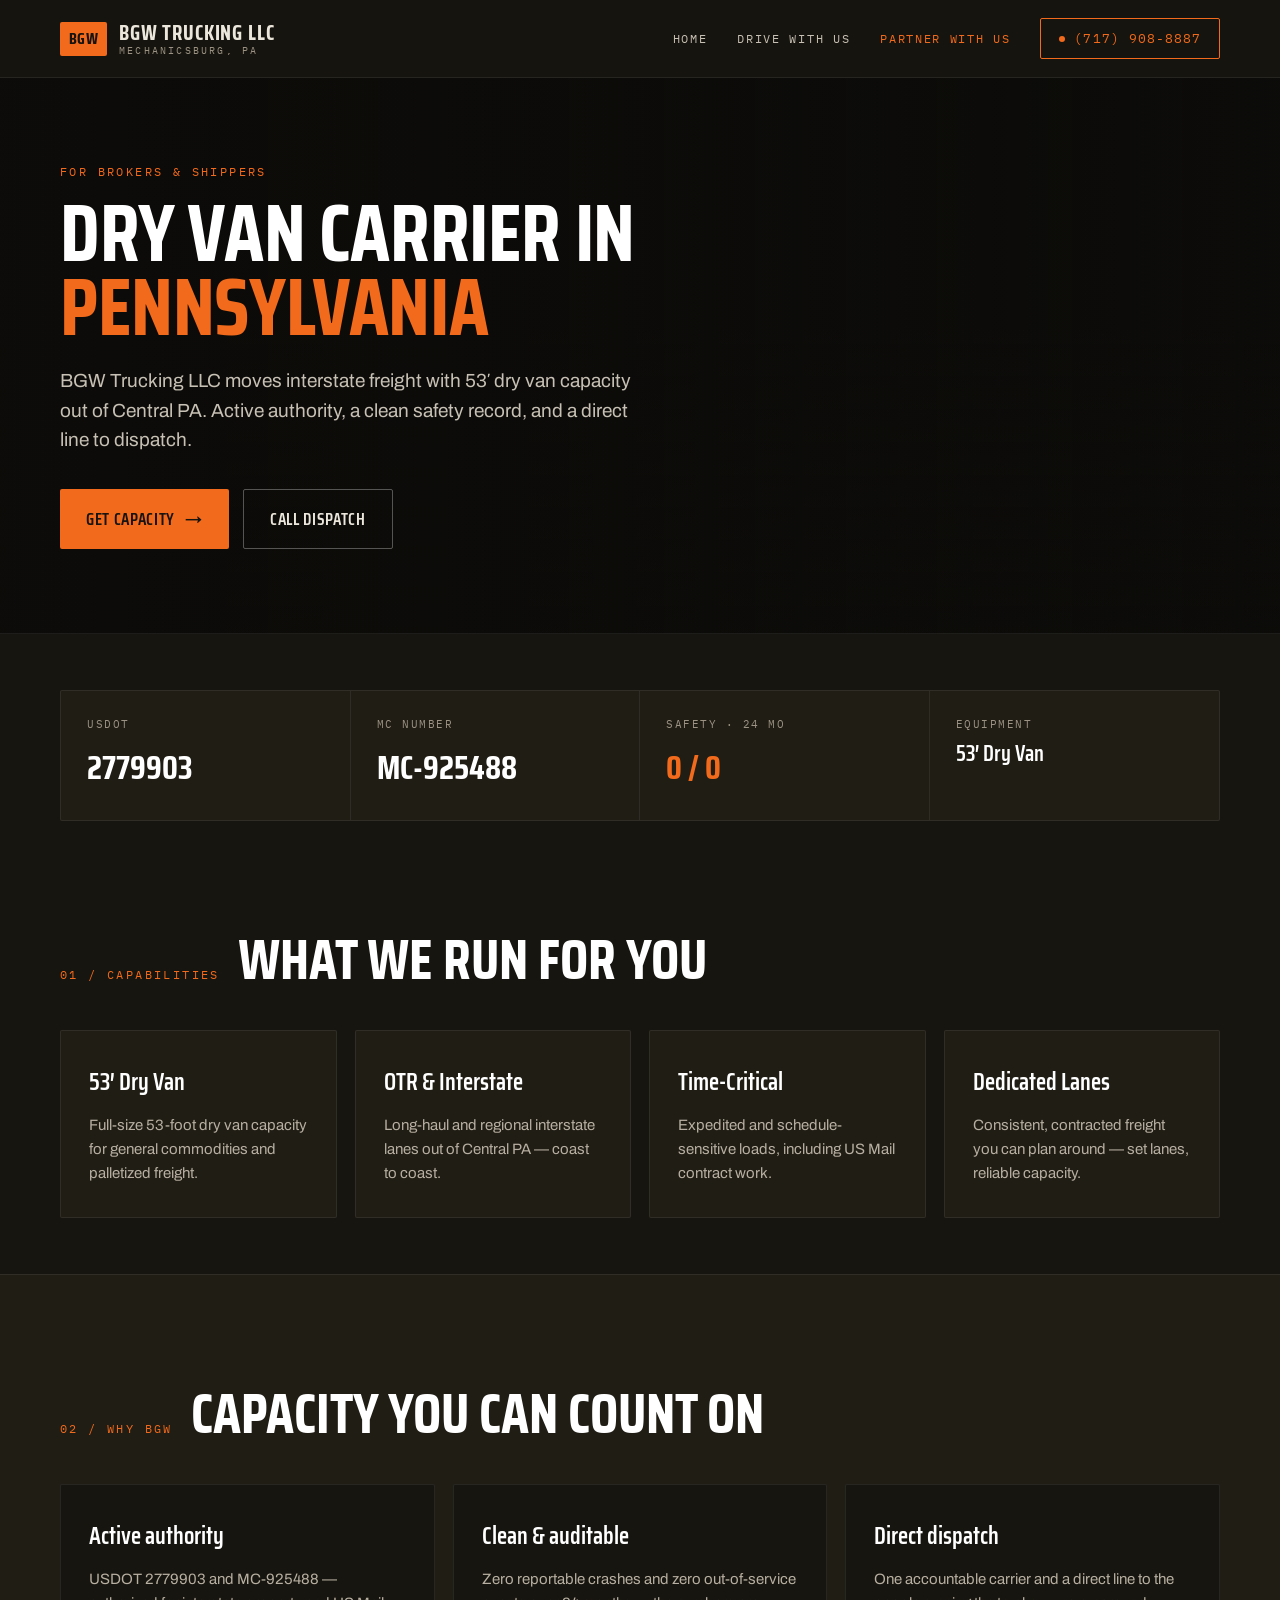
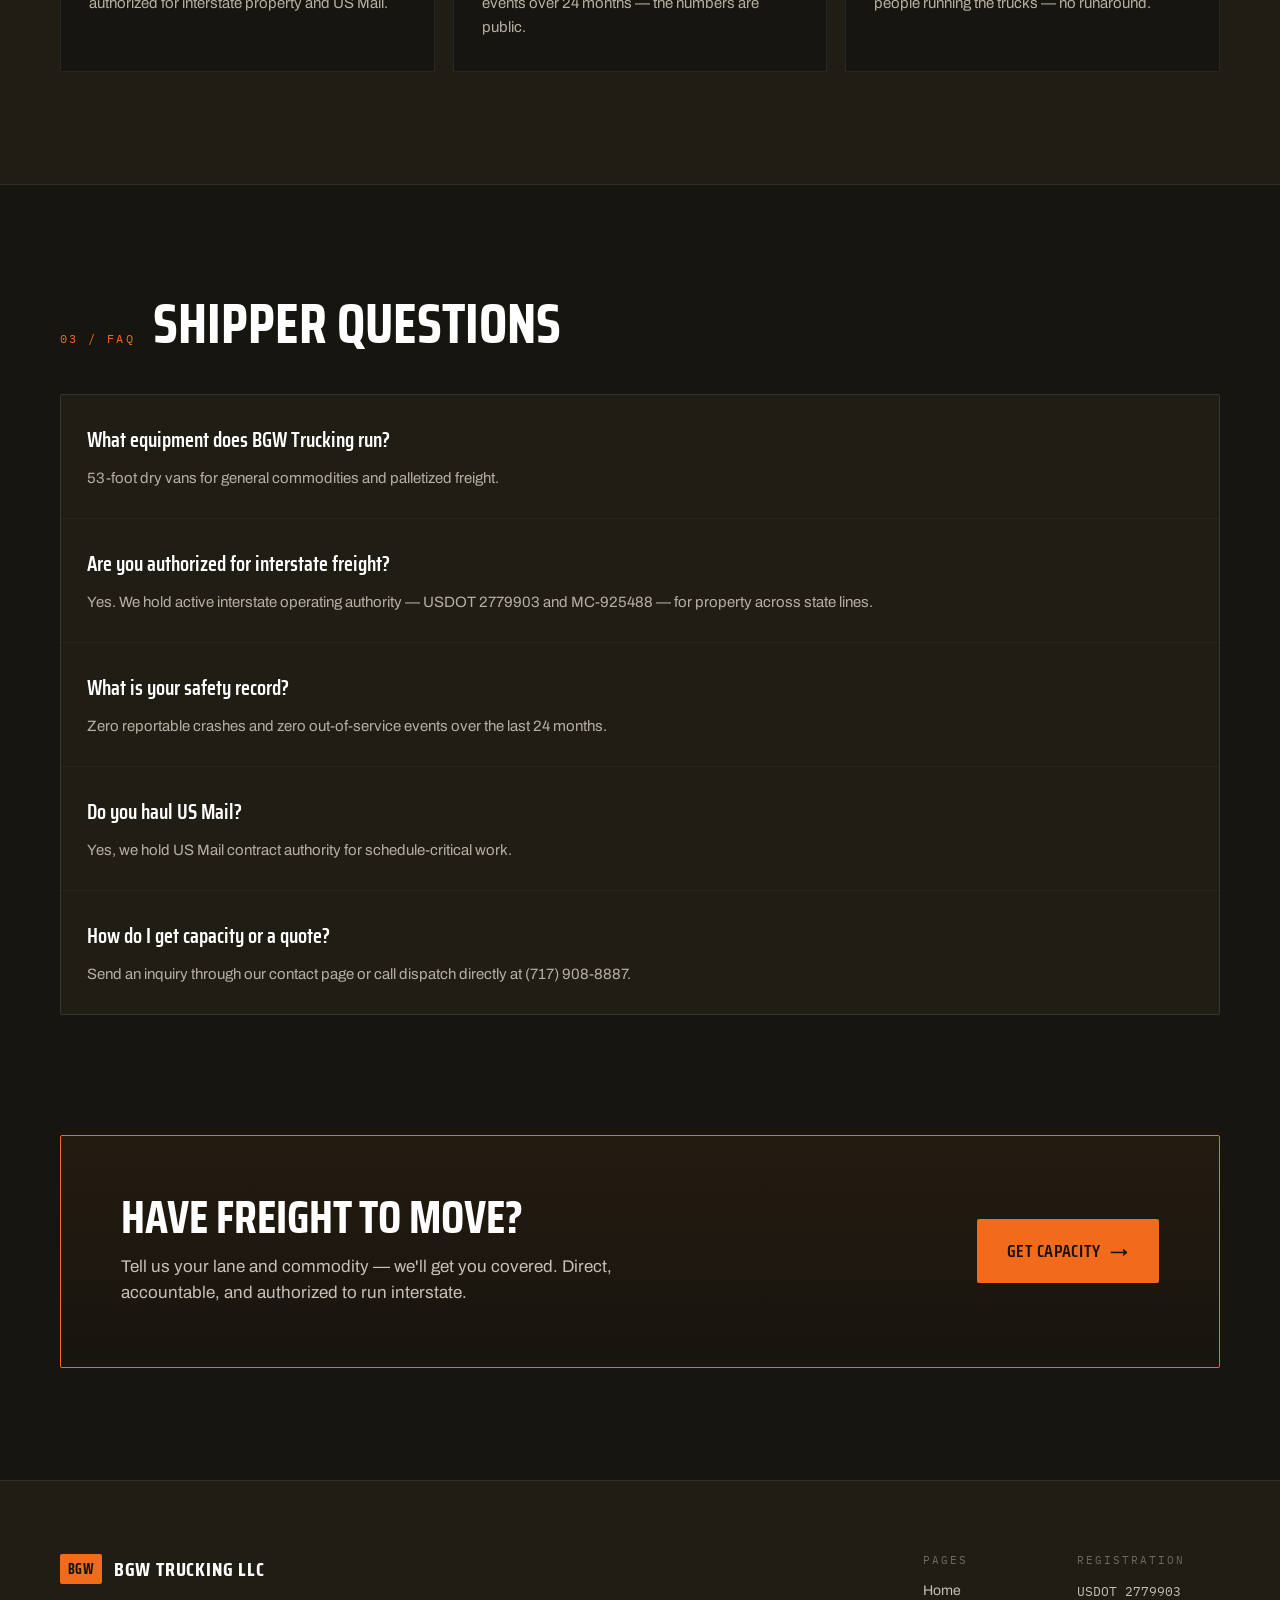
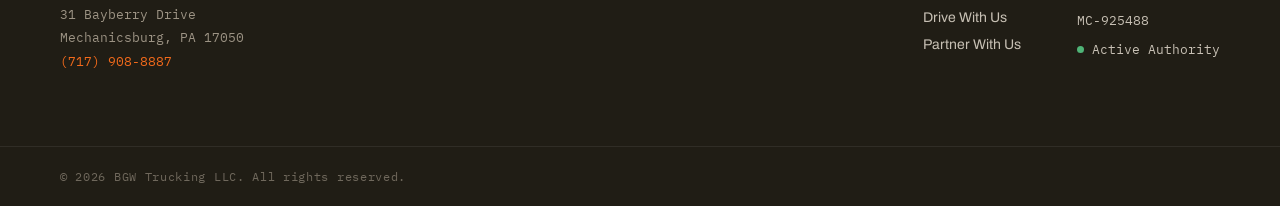
<file: shippers.html>
<!DOCTYPE html>
<html lang="en">
<head>
  <meta charset="utf-8">
  <meta name="viewport" content="width=device-width, initial-scale=1">
  <script>document.documentElement.classList.add('js');</script>
  <script src="analytics.js"></script>
  <title>Dry Van Carrier in Pennsylvania — Interstate Freight Capacity | BGW Trucking LLC</title>
  <meta name="description" content="BGW Trucking LLC is an active interstate dry van carrier in Pennsylvania. 53′ dry van capacity, OTR &amp; interstate lanes, US Mail authority, and a clean safety record. Get capacity — USDOT 2779903 · MC-925488.">
  <meta name="robots" content="index, follow">
  <meta name="theme-color" content="#17150F">
  <link rel="canonical" href="https://bgwtrucking.com/shippers.html">
  <meta property="og:type" content="website">
  <meta property="og:site_name" content="BGW Trucking LLC">
  <meta property="og:locale" content="en_US">
  <meta property="og:url" content="https://bgwtrucking.com/shippers.html">
  <meta property="og:title" content="Dry Van Carrier in Pennsylvania — BGW Trucking LLC">
  <meta property="og:description" content="Active interstate dry van carrier with 53′ capacity and a clean safety record. Brokers and shippers — get capacity now.">
  <meta property="og:image" content="https://bgwtrucking.com/og-image.jpg">
  <meta property="og:image:width" content="1200">
  <meta property="og:image:height" content="630">
  <meta property="og:image:alt" content="BGW Trucking semi truck on the highway">
  <meta name="twitter:card" content="summary_large_image">
  <meta name="twitter:title" content="Dry Van Carrier in Pennsylvania — BGW Trucking LLC">
  <meta name="twitter:description" content="Active interstate dry van carrier with 53′ capacity and a clean safety record. Brokers and shippers — get capacity now.">
  <meta name="twitter:image" content="https://bgwtrucking.com/og-image.jpg">
  <script type="application/ld+json">
  {
    "@context": "https://schema.org",
    "@type": "FAQPage",
    "mainEntity": [
      { "@type": "Question", "name": "What equipment does BGW Trucking run?", "acceptedAnswer": { "@type": "Answer", "text": "53-foot dry vans for general commodities and palletized freight." } },
      { "@type": "Question", "name": "Are you authorized for interstate freight?", "acceptedAnswer": { "@type": "Answer", "text": "Yes. We hold active interstate operating authority — USDOT 2779903 and MC-925488 — for property across state lines." } },
      { "@type": "Question", "name": "What is your safety record?", "acceptedAnswer": { "@type": "Answer", "text": "Zero reportable crashes and zero out-of-service events over the last 24 months." } },
      { "@type": "Question", "name": "Do you haul US Mail?", "acceptedAnswer": { "@type": "Answer", "text": "Yes, we hold US Mail contract authority for schedule-critical work." } },
      { "@type": "Question", "name": "How do I get capacity or a quote?", "acceptedAnswer": { "@type": "Answer", "text": "Send an inquiry through our contact page or call dispatch directly at (717) 908-8887." } }
    ]
  }
  </script>
  <link rel="icon" type="image/svg+xml" href="favicon.svg">
  <link rel="stylesheet" href="animations.css">
  <link rel="preconnect" href="https://fonts.googleapis.com">
  <link rel="preconnect" href="https://fonts.gstatic.com" crossorigin>
  <link href="https://fonts.googleapis.com/css2?family=Saira+Condensed:wght@500;600;700&family=Archivo:wght@400;500;600&family=IBM+Plex+Mono:wght@400;500&display=swap" rel="stylesheet">
  <style>
    :root { --accent:#F26A1B; --bg:#17150F; --bg2:#201D15; --border:rgba(255,255,255,0.07); --maxw:1240px; }
    *, *::before, *::after { box-sizing: border-box; }
    html { scroll-behavior: smooth; }
    body { margin: 0; background: var(--bg); -webkit-font-smoothing: antialiased; text-rendering: optimizeLegibility; }
    ::selection { background: var(--accent); color: #161310; }
    .nav-link { transition: color .15s ease; }
    .nav-link:hover { color: #FFFFFF; }
    .phone-btn { transition: background .15s ease, border-color .15s ease; }
    .phone-btn:hover { background: rgba(242,106,27,0.16); border-color: #FF8A47; }
    .btn-primary { transition: filter .15s ease; }
    .btn-primary:hover { filter: brightness(1.08); }
    .btn-ghost { transition: border-color .15s ease, background .15s ease; }
    .btn-ghost:hover { border-color: #FFFFFF; background: rgba(255,255,255,0.06); }
  </style>
</head>
<body>
<div style="min-height:100vh; background:var(--bg); color:#ECE7DC; font-family:'Archivo',sans-serif; overflow-x:hidden;">

  <!-- ===== NAV ===== -->
  <header style="position:sticky; top:0; z-index:50; background:color-mix(in srgb, var(--bg) 88%, transparent); backdrop-filter:blur(10px); border-bottom:1px solid var(--border);">
    <nav style="max-width:var(--maxw); margin:0 auto; padding:18px 40px; display:flex; align-items:center; justify-content:space-between; gap:24px; flex-wrap:wrap;">
      <a href="index.html" style="display:flex; align-items:center; gap:12px; text-decoration:none; color:inherit;">
        <span style="display:inline-flex; align-items:center; justify-content:center; height:34px; padding:0 9px; background:var(--accent); color:#161310; font-family:'Saira Condensed'; font-weight:700; font-size:16px; letter-spacing:0.02em; border-radius:2px;">BGW</span>
        <span style="display:flex; flex-direction:column; line-height:1;">
          <span style="font-family:'Saira Condensed'; font-weight:700; font-size:21px; letter-spacing:0.04em; white-space:nowrap;">BGW TRUCKING LLC</span>
          <span style="font-family:'IBM Plex Mono'; font-size:10px; letter-spacing:0.22em; color:#9C9384; margin-top:3px;">MECHANICSBURG, PA</span>
        </span>
      </a>
      <div style="display:flex; align-items:center; gap:30px; flex-wrap:wrap;">
        <a href="index.html" class="nav-link" style="font-family:'IBM Plex Mono'; font-size:12px; letter-spacing:0.14em; text-transform:uppercase; color:#C7C0B4; text-decoration:none;">Home</a>
        <a href="drivers.html" class="nav-link" style="font-family:'IBM Plex Mono'; font-size:12px; letter-spacing:0.14em; text-transform:uppercase; color:#C7C0B4; text-decoration:none;">Drive With Us</a>
        <a href="shippers.html" style="font-family:'IBM Plex Mono'; font-size:12px; letter-spacing:0.14em; text-transform:uppercase; color:var(--accent); text-decoration:none;">Partner With Us</a>
        <a href="tel:+17179088887" class="phone-btn" style="display:inline-flex; align-items:center; gap:9px; padding:11px 18px; border:1px solid var(--accent); color:var(--accent); font-family:'IBM Plex Mono'; font-size:13px; letter-spacing:0.08em; text-decoration:none; border-radius:2px;">
          <span style="width:6px; height:6px; background:currentColor; border-radius:50%;"></span>(717) 908-8887
        </a>
      </div>
    </nav>
  </header>

  <!-- ===== HERO ===== -->
  <section style="position:relative; min-height:clamp(440px,58vh,600px); display:flex; align-items:center; border-bottom:1px solid var(--border); background:linear-gradient(90deg, rgba(12,11,9,0.94) 0%, rgba(12,11,9,0.78) 44%, rgba(12,11,9,0.35) 78%, rgba(12,11,9,0.58) 100%), linear-gradient(0deg, rgba(12,11,9,0.85) 0%, rgba(12,11,9,0) 55%), #0C0B09 url('https://images.pexels.com/photos/1267325/pexels-photo-1267325.jpeg?auto=compress&amp;cs=tinysrgb&amp;w=2400') center 60% / cover no-repeat;">
    <div style="max-width:var(--maxw); margin:0 auto; padding:clamp(48px,7vw,84px) 40px; width:100%;">
      <div style="max-width:760px;">
        <span style="font-family:'IBM Plex Mono'; font-size:12px; letter-spacing:0.2em; color:var(--accent);">FOR BROKERS &amp; SHIPPERS</span>
        <h1 style="font-family:'Saira Condensed'; font-weight:700; text-transform:uppercase; font-size:clamp(40px,6.4vw,80px); line-height:0.92; letter-spacing:-0.005em; margin:18px 0 22px; color:#FFFFFF;">Dry van carrier in <span style="color:var(--accent);">Pennsylvania</span></h1>
        <p style="font-size:clamp(16px,1.6vw,19px); line-height:1.55; color:#C7C0B4; max-width:580px; margin:0 0 34px;">BGW Trucking LLC moves interstate freight with 53′ dry van capacity out of Central PA. Active authority, a clean safety record, and a direct line to dispatch.</p>
        <div style="display:flex; gap:14px; flex-wrap:wrap;">
          <a href="contact.html" class="btn-primary" style="display:inline-flex; align-items:center; gap:10px; padding:16px 26px; background:var(--accent); color:#161310; font-family:'Saira Condensed'; font-weight:600; font-size:17px; letter-spacing:0.04em; text-transform:uppercase; text-decoration:none; border-radius:2px;">Get capacity <span style="font-family:'Archivo';">→</span></a>
          <a href="tel:+17179088887" class="btn-ghost" style="display:inline-flex; align-items:center; gap:10px; padding:16px 26px; background:transparent; color:#ECE7DC; border:1px solid rgba(255,255,255,0.30); font-family:'Saira Condensed'; font-weight:600; font-size:17px; letter-spacing:0.04em; text-transform:uppercase; text-decoration:none; border-radius:2px;">Call dispatch</a>
        </div>
      </div>
    </div>
  </section>

  <!-- ===== CREDENTIAL STRIP ===== -->
  <section style="max-width:var(--maxw); margin:0 auto; padding:clamp(40px,5vw,56px) 40px 0;">
    <div style="display:flex; flex-wrap:wrap; background:var(--bg2); border:1px solid var(--border); border-radius:2px;">
      <div style="flex:1 1 180px; padding:26px 26px; border-right:1px solid var(--border);"><div style="font-family:'IBM Plex Mono'; font-size:11px; letter-spacing:0.14em; color:#9C9384; margin-bottom:10px;">USDOT</div><div style="font-family:'Saira Condensed'; font-weight:700; font-size:clamp(26px,2.6vw,34px); color:#FFFFFF;">2779903</div></div>
      <div style="flex:1 1 180px; padding:26px 26px; border-right:1px solid var(--border);"><div style="font-family:'IBM Plex Mono'; font-size:11px; letter-spacing:0.14em; color:#9C9384; margin-bottom:10px;">MC NUMBER</div><div style="font-family:'Saira Condensed'; font-weight:700; font-size:clamp(26px,2.6vw,34px); color:#FFFFFF;">MC-925488</div></div>
      <div style="flex:1 1 180px; padding:26px 26px; border-right:1px solid var(--border);"><div style="font-family:'IBM Plex Mono'; font-size:11px; letter-spacing:0.14em; color:#9C9384; margin-bottom:10px;">SAFETY · 24 MO</div><div style="font-family:'Saira Condensed'; font-weight:700; font-size:clamp(26px,2.6vw,34px); color:var(--accent);">0 / 0</div></div>
      <div style="flex:1 1 180px; padding:26px 26px;"><div style="font-family:'IBM Plex Mono'; font-size:11px; letter-spacing:0.14em; color:#9C9384; margin-bottom:10px;">EQUIPMENT</div><div style="font-family:'Saira Condensed'; font-weight:600; font-size:clamp(18px,1.8vw,22px); line-height:1.15; color:#FFFFFF;">53′ Dry Van</div></div>
    </div>
  </section>

  <!-- ===== CAPABILITIES ===== -->
  <section style="max-width:var(--maxw); margin:0 auto; padding:clamp(64px,9vw,112px) 40px clamp(40px,5vw,56px);">
    <div style="display:flex; align-items:baseline; gap:18px; flex-wrap:wrap; margin-bottom:44px;">
      <span style="font-family:'IBM Plex Mono'; font-size:12px; letter-spacing:0.2em; color:var(--accent);">01 / CAPABILITIES</span>
      <h2 style="font-family:'Saira Condensed'; font-weight:700; text-transform:uppercase; font-size:clamp(32px,4.4vw,56px); line-height:0.95; margin:0; color:#FFFFFF;">What we run for you</h2>
    </div>
    <div style="display:grid; grid-template-columns:repeat(auto-fit,minmax(260px,1fr)); gap:18px;">
      <div style="background:var(--bg2); border:1px solid var(--border); border-radius:2px; padding:32px 28px;"><h3 style="font-family:'Saira Condensed'; font-weight:600; font-size:24px; margin:0 0 12px; color:#FFFFFF;">53′ Dry Van</h3><p style="font-size:15px; line-height:1.6; color:#B7AFA1; margin:0;">Full-size 53-foot dry van capacity for general commodities and palletized freight.</p></div>
      <div style="background:var(--bg2); border:1px solid var(--border); border-radius:2px; padding:32px 28px;"><h3 style="font-family:'Saira Condensed'; font-weight:600; font-size:24px; margin:0 0 12px; color:#FFFFFF;">OTR &amp; Interstate</h3><p style="font-size:15px; line-height:1.6; color:#B7AFA1; margin:0;">Long-haul and regional interstate lanes out of Central PA — coast to coast.</p></div>
      <div style="background:var(--bg2); border:1px solid var(--border); border-radius:2px; padding:32px 28px;"><h3 style="font-family:'Saira Condensed'; font-weight:600; font-size:24px; margin:0 0 12px; color:#FFFFFF;">Time-Critical</h3><p style="font-size:15px; line-height:1.6; color:#B7AFA1; margin:0;">Expedited and schedule-sensitive loads, including US Mail contract work.</p></div>
      <div style="background:var(--bg2); border:1px solid var(--border); border-radius:2px; padding:32px 28px;"><h3 style="font-family:'Saira Condensed'; font-weight:600; font-size:24px; margin:0 0 12px; color:#FFFFFF;">Dedicated Lanes</h3><p style="font-size:15px; line-height:1.6; color:#B7AFA1; margin:0;">Consistent, contracted freight you can plan around — set lanes, reliable capacity.</p></div>
    </div>
  </section>

  <!-- ===== WHY PARTNER ===== -->
  <section style="background:var(--bg2); border-top:1px solid var(--border); border-bottom:1px solid var(--border);">
    <div style="max-width:var(--maxw); margin:0 auto; padding:clamp(64px,9vw,112px) 40px;">
      <div style="display:flex; align-items:baseline; gap:18px; flex-wrap:wrap; margin-bottom:44px;">
        <span style="font-family:'IBM Plex Mono'; font-size:12px; letter-spacing:0.2em; color:var(--accent);">02 / WHY BGW</span>
        <h2 style="font-family:'Saira Condensed'; font-weight:700; text-transform:uppercase; font-size:clamp(32px,4.4vw,56px); line-height:0.95; margin:0; color:#FFFFFF;">Capacity you can count on</h2>
      </div>
      <div style="display:grid; grid-template-columns:repeat(auto-fit,minmax(260px,1fr)); gap:18px;">
        <div style="background:var(--bg); border:1px solid var(--border); border-radius:2px; padding:32px 28px;"><h3 style="font-family:'Saira Condensed'; font-weight:600; font-size:24px; margin:0 0 12px; color:#FFFFFF;">Active authority</h3><p style="font-size:15px; line-height:1.6; color:#B7AFA1; margin:0;">USDOT 2779903 and MC-925488 — authorized for interstate property and US Mail.</p></div>
        <div style="background:var(--bg); border:1px solid var(--border); border-radius:2px; padding:32px 28px;"><h3 style="font-family:'Saira Condensed'; font-weight:600; font-size:24px; margin:0 0 12px; color:#FFFFFF;">Clean &amp; auditable</h3><p style="font-size:15px; line-height:1.6; color:#B7AFA1; margin:0;">Zero reportable crashes and zero out-of-service events over 24 months — the numbers are public.</p></div>
        <div style="background:var(--bg); border:1px solid var(--border); border-radius:2px; padding:32px 28px;"><h3 style="font-family:'Saira Condensed'; font-weight:600; font-size:24px; margin:0 0 12px; color:#FFFFFF;">Direct dispatch</h3><p style="font-size:15px; line-height:1.6; color:#B7AFA1; margin:0;">One accountable carrier and a direct line to the people running the trucks — no runaround.</p></div>
      </div>
    </div>
  </section>

  <!-- ===== FAQ ===== -->
  <section style="max-width:var(--maxw); margin:0 auto; padding:clamp(64px,9vw,112px) 40px clamp(40px,5vw,56px);">
    <div style="display:flex; align-items:baseline; gap:18px; flex-wrap:wrap; margin-bottom:44px;">
      <span style="font-family:'IBM Plex Mono'; font-size:12px; letter-spacing:0.2em; color:var(--accent);">03 / FAQ</span>
      <h2 style="font-family:'Saira Condensed'; font-weight:700; text-transform:uppercase; font-size:clamp(32px,4.4vw,56px); line-height:0.95; margin:0; color:#FFFFFF;">Shipper questions</h2>
    </div>
    <div style="display:flex; flex-direction:column; gap:1px; background:var(--border); border:1px solid var(--border); border-radius:2px; overflow:hidden;">
      <div style="background:var(--bg2); padding:28px 26px;"><h3 style="font-family:'Saira Condensed'; font-weight:600; font-size:21px; margin:0 0 10px; color:#FFFFFF;">What equipment does BGW Trucking run?</h3><p style="font-size:15px; line-height:1.6; color:#B7AFA1; margin:0;">53-foot dry vans for general commodities and palletized freight.</p></div>
      <div style="background:var(--bg2); padding:28px 26px;"><h3 style="font-family:'Saira Condensed'; font-weight:600; font-size:21px; margin:0 0 10px; color:#FFFFFF;">Are you authorized for interstate freight?</h3><p style="font-size:15px; line-height:1.6; color:#B7AFA1; margin:0;">Yes. We hold active interstate operating authority — USDOT 2779903 and MC-925488 — for property across state lines.</p></div>
      <div style="background:var(--bg2); padding:28px 26px;"><h3 style="font-family:'Saira Condensed'; font-weight:600; font-size:21px; margin:0 0 10px; color:#FFFFFF;">What is your safety record?</h3><p style="font-size:15px; line-height:1.6; color:#B7AFA1; margin:0;">Zero reportable crashes and zero out-of-service events over the last 24 months.</p></div>
      <div style="background:var(--bg2); padding:28px 26px;"><h3 style="font-family:'Saira Condensed'; font-weight:600; font-size:21px; margin:0 0 10px; color:#FFFFFF;">Do you haul US Mail?</h3><p style="font-size:15px; line-height:1.6; color:#B7AFA1; margin:0;">Yes, we hold US Mail contract authority for schedule-critical work.</p></div>
      <div style="background:var(--bg2); padding:28px 26px;"><h3 style="font-family:'Saira Condensed'; font-weight:600; font-size:21px; margin:0 0 10px; color:#FFFFFF;">How do I get capacity or a quote?</h3><p style="font-size:15px; line-height:1.6; color:#B7AFA1; margin:0;">Send an inquiry through our contact page or call dispatch directly at (717) 908-8887.</p></div>
    </div>
  </section>

  <!-- ===== CTA ===== -->
  <section style="max-width:var(--maxw); margin:0 auto; padding:clamp(40px,5vw,64px) 40px clamp(72px,9vw,112px);">
    <div style="border:1px solid var(--accent); border-radius:2px; padding:clamp(40px,5vw,60px); display:flex; gap:32px; flex-wrap:wrap; align-items:center; justify-content:space-between; background:linear-gradient(180deg, color-mix(in srgb, var(--accent) 6%, transparent), transparent);">
      <div style="flex:1 1 420px;">
        <h2 style="font-family:'Saira Condensed'; font-weight:700; text-transform:uppercase; font-size:clamp(28px,3.6vw,48px); line-height:0.95; margin:0 0 14px; color:#FFFFFF;">Have freight to move?</h2>
        <p style="font-size:17px; line-height:1.55; color:#C7C0B4; max-width:520px; margin:0;">Tell us your lane and commodity — we'll get you covered. Direct, accountable, and authorized to run interstate.</p>
      </div>
      <a href="contact.html" class="btn-primary" style="display:inline-flex; align-items:center; gap:10px; padding:18px 30px; background:var(--accent); color:#161310; font-family:'Saira Condensed'; font-weight:600; font-size:18px; letter-spacing:0.04em; text-transform:uppercase; text-decoration:none; border-radius:2px; white-space:nowrap;">Get capacity <span style="font-family:'Archivo';">→</span></a>
    </div>
  </section>

  <!-- ===== FOOTER ===== -->
  <footer style="border-top:1px solid var(--border); background:var(--bg2);">
    <div style="max-width:var(--maxw); margin:0 auto; padding:clamp(48px,6vw,72px) 40px; display:flex; gap:48px; flex-wrap:wrap; justify-content:space-between;">
      <div style="flex:1 1 280px; min-width:240px;">
        <div style="display:flex; align-items:center; gap:12px; margin-bottom:18px;">
          <span style="display:inline-flex; align-items:center; justify-content:center; height:30px; padding:0 8px; background:var(--accent); color:#161310; font-family:'Saira Condensed'; font-weight:700; font-size:14px; letter-spacing:0.02em; border-radius:2px;">BGW</span>
          <span style="font-family:'Saira Condensed'; font-weight:700; font-size:20px; letter-spacing:0.04em; color:#FFFFFF;">BGW TRUCKING LLC</span>
        </div>
        <p style="font-family:'IBM Plex Mono'; font-size:12.5px; line-height:1.9; color:#9C9384; margin:0;">31 Bayberry Drive<br>Mechanicsburg, PA 17050<br><a href="tel:+17179088887" style="color:var(--accent); text-decoration:none;">(717) 908-8887</a></p>
      </div>
      <div style="flex:0 1 auto; display:flex; gap:56px; flex-wrap:wrap;">
        <div>
          <div style="font-family:'IBM Plex Mono'; font-size:11px; letter-spacing:0.18em; color:#6F685C; margin-bottom:16px;">PAGES</div>
          <div style="display:flex; flex-direction:column; gap:12px;">
            <a href="index.html" class="nav-link" style="font-size:14px; color:#C7C0B4; text-decoration:none;">Home</a>
            <a href="drivers.html" class="nav-link" style="font-size:14px; color:#C7C0B4; text-decoration:none;">Drive With Us</a>
            <a href="shippers.html" class="nav-link" style="font-size:14px; color:#C7C0B4; text-decoration:none;">Partner With Us</a>
          </div>
        </div>
        <div>
          <div style="font-family:'IBM Plex Mono'; font-size:11px; letter-spacing:0.18em; color:#6F685C; margin-bottom:16px;">REGISTRATION</div>
          <div style="display:flex; flex-direction:column; gap:12px; font-family:'IBM Plex Mono'; font-size:13px; color:#C7C0B4;">
            <span>USDOT 2779903</span>
            <span>MC-925488</span>
            <span style="display:inline-flex; align-items:center; gap:8px;"><span style="width:7px; height:7px; border-radius:50%; background:#4FB477;"></span>Active Authority</span>
          </div>
        </div>
      </div>
    </div>
    <div style="border-top:1px solid var(--border);">
      <div style="max-width:var(--maxw); margin:0 auto; padding:22px 40px; display:flex; gap:16px; flex-wrap:wrap; justify-content:space-between; font-family:'IBM Plex Mono'; font-size:11.5px; letter-spacing:0.06em; color:#6F685C;">
        <span>© <span id="year"></span> BGW Trucking LLC. All rights reserved.</span>
      </div>
    </div>
  </footer>

</div>
<script>document.getElementById('year').textContent = new Date().getFullYear();</script>
<script src="animations.js"></script>
</body>
</html>
</file>
<file: animations.css>
/* BGW Trucking — motion layer.
   Progressive enhancement: everything below is gated on the `.js` class
   (added synchronously in <head>) and on prefers-reduced-motion, so the
   site stays fully visible and static when JS or motion is unavailable. */

/* Sticky nav gains a soft shadow once the page is scrolled */
header { transition: box-shadow .3s ease, background .3s ease; }
header.scrolled { box-shadow: 0 12px 30px -14px rgba(0,0,0,0.75); }

@media (prefers-reduced-motion: no-preference) {

  /* ---- Scroll reveal (applied to content blocks by animations.js) ---- */
  .js .reveal {
    opacity: 0;
    transform: translateY(26px);
    transition: opacity .7s cubic-bezier(.16,.84,.44,1),
                transform .7s cubic-bezier(.16,.84,.44,1);
    will-change: opacity, transform;
  }
  .js .reveal.is-visible { opacity: 1; transform: none; }

  /* ---- Hero entrance (CSS-only so there is no first-paint flash) ---- */
  .js body > div > main > section:first-of-type > div > div > * {
    opacity: 0;
    animation: bgwHeroIn .85s cubic-bezier(.16,.84,.44,1) forwards;
  }
  .js body > div > main > section:first-of-type > div > div > *:nth-child(1) { animation-delay: .10s; }
  .js body > div > main > section:first-of-type > div > div > *:nth-child(2) { animation-delay: .22s; }
  .js body > div > main > section:first-of-type > div > div > *:nth-child(3) { animation-delay: .34s; }
  .js body > div > main > section:first-of-type > div > div > *:nth-child(4) { animation-delay: .46s; }
  /* The headline is the LCP element — it rises in but never starts invisible,
     so the browser can count it as painted on the first frame. */
  .js body > div > main > section:first-of-type > div > div > h1 {
    opacity: 1;
    animation-name: bgwHeroRise;
  }
  @keyframes bgwHeroRise {
    from { transform: translateY(22px); }
    to   { transform: none; }
  }
  @keyframes bgwHeroIn {
    from { opacity: 0; transform: translateY(22px); }
    to   { opacity: 1; transform: none; }
  }

  /* ---- Card hover lift (applied to bordered cards by animations.js) ---- */
  .lift { transition: transform .25s ease, border-color .25s ease, box-shadow .25s ease; }
  .lift:hover {
    transform: translateY(-5px);
    border-color: rgba(242,106,27,0.55) !important;
    box-shadow: 0 18px 44px -16px rgba(0,0,0,0.65);
  }

  /* ---- Arrow nudge on primary/ghost buttons ---- */
  .btn-primary span, .btn-ghost span { transition: transform .2s ease; }
  .btn-primary:hover span, .btn-ghost:hover span { transform: translateX(5px); }

  /* ---- Phone CTA pulse — gentle "call us" cue on the nav phone button ---- */
  .phone-btn { animation: bgwCallPulse 2.4s ease-in-out infinite; }
  .phone-btn:hover { animation: none; } /* settle once the user engages */
  @keyframes bgwCallPulse {
    0%   { box-shadow: 0 0 0 0 rgba(242,106,27,0.40); }
    70%  { box-shadow: 0 0 0 7px rgba(242,106,27,0); }
    100% { box-shadow: 0 0 0 0 rgba(242,106,27,0); }
  }
  .phone-btn > span { animation: bgwCallDot 2.4s ease-in-out infinite; }
  @keyframes bgwCallDot { 0%, 100% { opacity: 1; } 50% { opacity: .4; } }
}

/* ---- FAQ accordion — answers stay in the DOM (SEO-safe), collapsed only when JS can reopen them ---- */
.faq-q { width:100%; display:flex; align-items:center; justify-content:space-between; gap:20px; text-align:left; background:transparent; border:0; cursor:pointer; padding:24px 26px; color:#FFFFFF; }
.faq-ttl { font-family:'Saira Condensed',sans-serif; font-weight:600; font-size:clamp(18px,2vw,21px); line-height:1.25; }
.faq-ico { flex:none; width:24px; height:24px; display:inline-flex; align-items:center; justify-content:center; font-family:'Archivo',sans-serif; font-size:26px; line-height:1; color:var(--accent); }
.faq-a { display:grid; grid-template-rows:1fr; }
.faq-a-inner { overflow:hidden; }
.faq-a p { margin:0; padding:0 26px 26px; font-family:'Archivo',sans-serif; font-size:15px; line-height:1.6; color:#B7AFA1; }
.js .faq-a { grid-template-rows:0fr; }
.js .faq-item.open .faq-a { grid-template-rows:1fr; }
.js .faq-item.open .faq-ico { transform: rotate(45deg); }
@media (prefers-reduced-motion: no-preference) {
  .faq-a { transition: grid-template-rows .32s cubic-bezier(.16,.84,.44,1); }
  .faq-ico { transition: transform .3s ease; }
}
</file>
